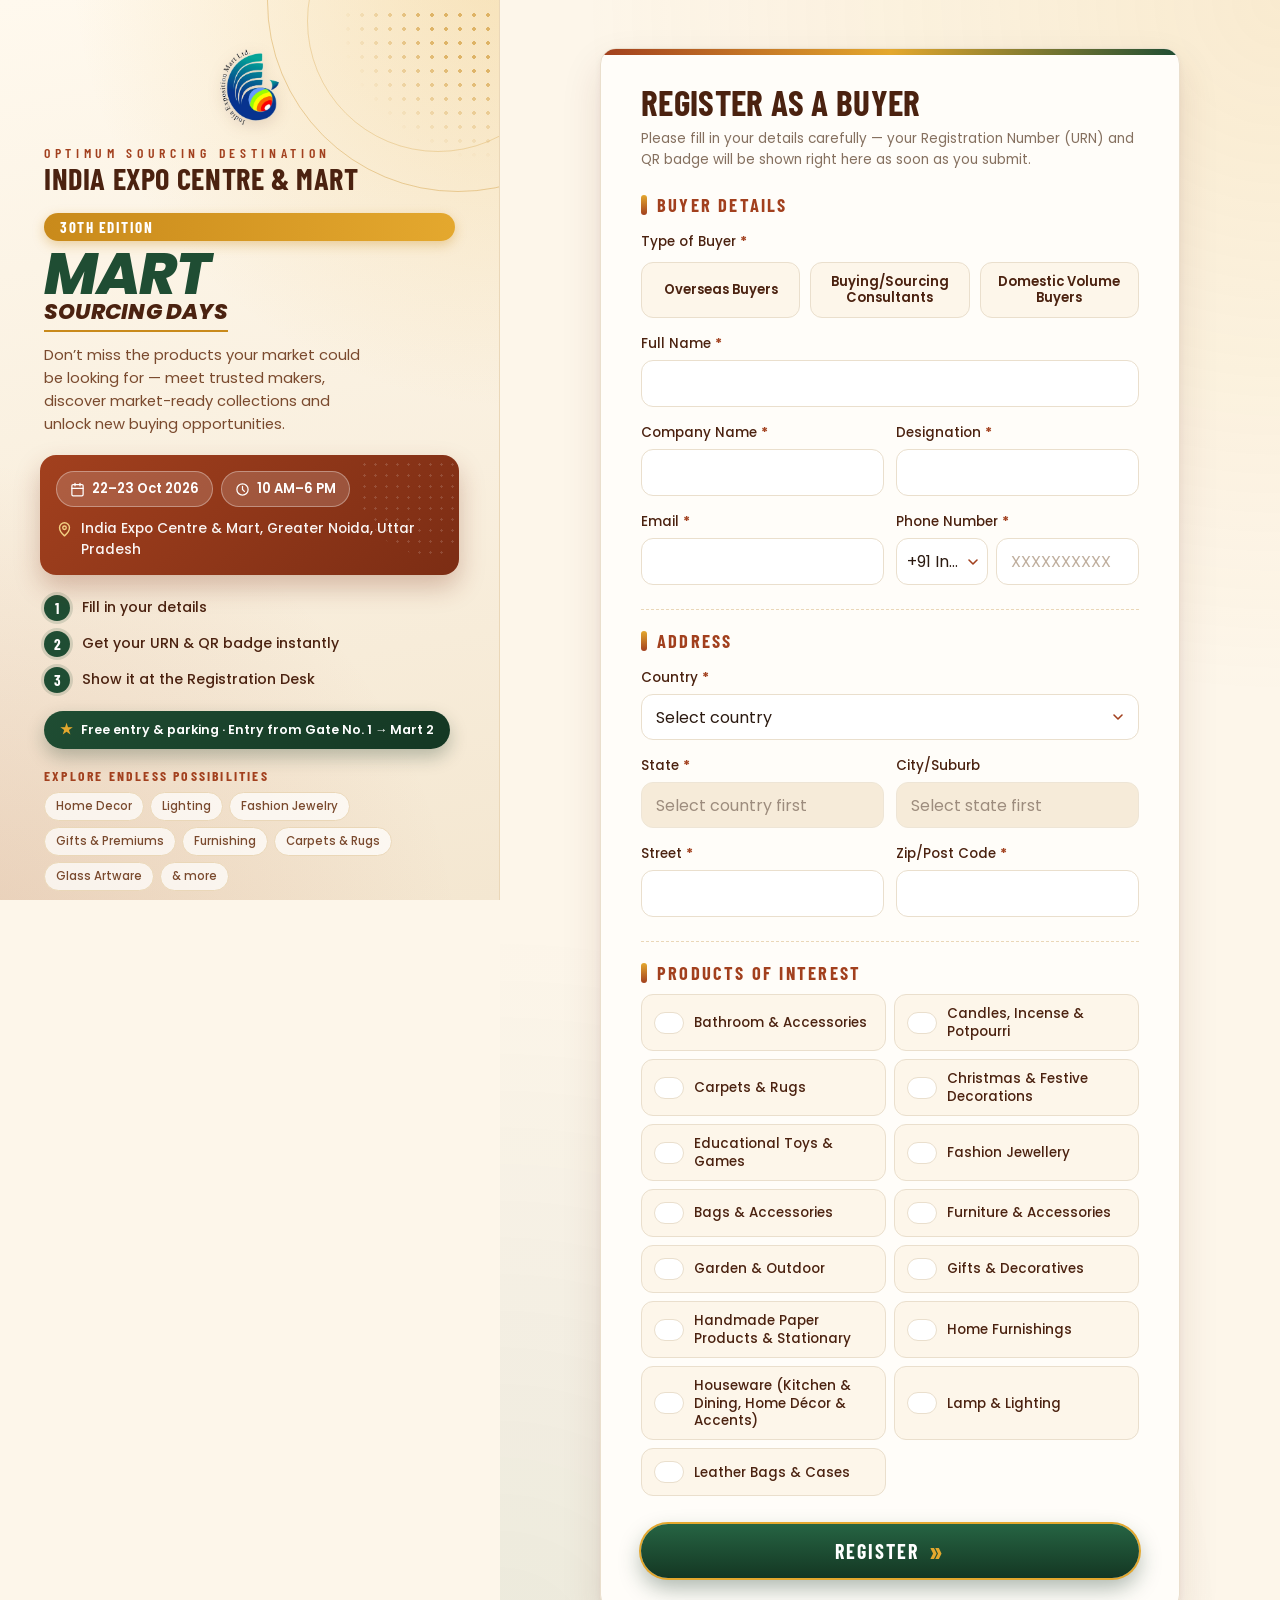
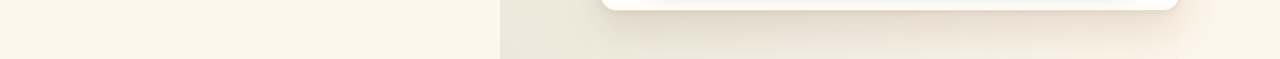
<file: frontend-martdays/index.html>
<!DOCTYPE html>
<html lang="en">
<head>
  <meta charset="UTF-8" />
  <meta name="viewport" content="width=device-width, initial-scale=1.0, viewport-fit=cover" />
  <meta name="theme-color" content="#7c2d14" />
  <title>IEML Mart Sourcing Days — Buyer Registration</title>
  <link rel="icon" type="image/png" href="assets/ieml-logo.png" />
  <link rel="preconnect" href="https://fonts.googleapis.com" />
  <link rel="preconnect" href="https://fonts.gstatic.com" crossorigin />
  <link href="https://fonts.googleapis.com/css2?family=Barlow+Condensed:wght@600;700;800&family=Poppins:ital,wght@0,400;0,500;0,600;0,700;1,800&display=swap" rel="stylesheet" />
  <link rel="stylesheet" href="css/style.css" />
</head>
<body>

  <div class="shell">

    <!-- IDENTITY PANEL -->
    <aside class="identity">
      <div class="identity-dots" aria-hidden="true"></div>

      <div class="identity-inner">
        <img src="assets/ieml-logo.png" alt="IEML" class="identity-logo" onerror="this.style.display='none'" />

        <p class="identity-eyebrow">Optimum Sourcing Destination</p>
        <p class="identity-kicker">India Expo Centre &amp; Mart</p>

        <span class="identity-badge" data-edition="badge_line">30th Edition</span>

        <h1 class="identity-title"><span class="t-mart">Mart</span><span class="t-days">Sourcing Days</span></h1>
        <p class="identity-tagline">Don&rsquo;t miss the products your market could be looking for — meet trusted makers, discover market-ready collections and unlock new buying opportunities.</p>

        <div class="identity-band">
        <div class="identity-chips">
          <span class="chip chip-fill">
            <svg viewBox="0 0 24 24" fill="none" stroke="currentColor" stroke-width="2" stroke-linecap="round" stroke-linejoin="round"><rect x="3" y="4" width="18" height="18" rx="2"/><path d="M16 2v4M8 2v4M3 10h18"/></svg>
            <span data-edition="dates_short">22&ndash;23 Oct 2026</span>
          </span>
          <span class="chip chip-fill">
            <svg viewBox="0 0 24 24" fill="none" stroke="currentColor" stroke-width="2" stroke-linecap="round" stroke-linejoin="round"><circle cx="12" cy="12" r="9"/><path d="M12 7v5l3 3"/></svg>
            <span data-edition="timing">10 AM&ndash;6 PM</span>
          </span>
        </div>

        <p class="identity-colocated" data-edition="co_located_with" data-edition-prefix="Co-located with " hidden>Co-located with Renewable Energy India 2026 / Battery India Expo 2026</p>

        <p class="identity-venue">
          <svg viewBox="0 0 24 24" fill="none" stroke="currentColor" stroke-width="2" stroke-linecap="round" stroke-linejoin="round"><path d="M12 21s7-6.1 7-11.5A7 7 0 0 0 5 9.5C5 14.9 12 21 12 21Z"/><circle cx="12" cy="9.5" r="2.5"/></svg>
          <span data-edition="venue">India Expo Centre &amp; Mart, Greater Noida, Uttar Pradesh</span>
        </p>
        </div>

        <ol class="identity-steps">
          <li><span>1</span>Fill in your details</li>
          <li><span>2</span>Get your URN &amp; QR badge instantly</li>
          <li><span>3</span>Show it at the Registration Desk</li>
        </ol>

        <p class="identity-footer">Free entry &amp; parking · Entry from Gate No. 1 → Mart 2</p>

        <div class="identity-categories-block">
          <p class="identity-categories-label">Explore Endless Possibilities</p>
          <div class="identity-categories">
            <span class="tag">Home Decor</span>
            <span class="tag">Lighting</span>
            <span class="tag">Fashion Jewelry</span>
            <span class="tag">Gifts &amp; Premiums</span>
            <span class="tag">Furnishing</span>
            <span class="tag">Carpets &amp; Rugs</span>
            <span class="tag">Glass Artware</span>
            <span class="tag">&amp; more</span>
          </div>
        </div>

        <div class="identity-contact">
          <a href="tel:+919350013305">
            <svg viewBox="0 0 24 24" fill="none" stroke="currentColor" stroke-width="2" stroke-linecap="round" stroke-linejoin="round"><path d="M22 16.92v3a2 2 0 0 1-2.18 2 19.79 19.79 0 0 1-8.63-3.07 19.5 19.5 0 0 1-6-6 19.79 19.79 0 0 1-3.07-8.67A2 2 0 0 1 4.11 2h3a2 2 0 0 1 2 1.72c.127.96.361 1.903.7 2.81a2 2 0 0 1-.45 2.11L8.09 9.91a16 16 0 0 0 6 6l1.27-1.27a2 2 0 0 1 2.11-.45c.907.339 1.85.573 2.81.7A2 2 0 0 1 22 16.92z"/></svg>
            +91 93500 13305
          </a>
          <a href="mailto:mart@indiaexpocentre.com">
            <svg viewBox="0 0 24 24" fill="none" stroke="currentColor" stroke-width="2" stroke-linecap="round" stroke-linejoin="round"><path d="M4 4h16v16H4z"/><path d="m22 6-10 7L2 6"/></svg>
            mart@indiaexpocentre.com
          </a>
        </div>
      </div>
    </aside>


    <!-- FORM PANEL -->
    <main class="panel">

      <section class="card" id="form-section">
        <h2>Register as a Buyer</h2>
        <p class="hint">Please fill in your details carefully — your Registration Number (URN) and QR badge will be shown right here as soon as you submit.</p>

        <form id="register-form" novalidate>

          <div class="fieldset">
            <p class="fieldset-title">Buyer details</p>

            <label id="buyer-type-label">Type of Buyer <span class="req">*</span></label>
            <div class="buyer-toggle" role="radiogroup" aria-labelledby="buyer-type-label">
              <input type="radio" id="buyer_type_overseas" name="buyer_type" value="Overseas buyers" required />
              <label for="buyer_type_overseas" class="buyer-toggle-opt">Overseas Buyers</label>

              <input type="radio" id="buyer_type_consultant" name="buyer_type" value="Buying/Sourcing consultants" />
              <label for="buyer_type_consultant" class="buyer-toggle-opt">Buying/Sourcing Consultants</label>

              <input type="radio" id="buyer_type_domestic" name="buyer_type" value="Domestic volume buyers" />
              <label for="buyer_type_domestic" class="buyer-toggle-opt">Domestic Volume Buyers</label>
            </div>
            <p class="field-note hidden" id="buyer-type-note">Please select a buyer type to continue.</p>

            <label for="full_name">Full Name <span class="req">*</span></label>
            <input type="text" id="full_name" name="full_name" required maxlength="200" />

            <div class="form-row">
              <div>
                <label for="company_name">Company Name <span class="req">*</span></label>
                <input type="text" id="company_name" name="company_name" required maxlength="200" />
              </div>
              <div>
                <label for="designation">Designation <span class="req">*</span></label>
                <input type="text" id="designation" name="designation" required maxlength="200" />
              </div>
            </div>

            <div class="form-row">
              <div>
                <label for="email">Email <span class="req">*</span></label>
                <input type="email" id="email" name="email" required maxlength="200" />
              </div>
              <div>
                <label for="phone_number">Phone Number <span class="req">*</span></label>
                <div class="phone-row">
                  <select id="phone_dial_code" aria-label="Country dial code"></select>
                  <input type="tel" id="phone_number" name="phone_number" required maxlength="20" placeholder="XXXXXXXXXX" />
                </div>
              </div>
            </div>
          </div>

          <div class="fieldset">
            <p class="fieldset-title">Address</p>

            <label for="country">Country <span class="req">*</span></label>
            <select id="country" name="country" required>
              <option value="" selected>Select country</option>
            </select>

            <div class="form-row">
              <div>
                <label>State <span class="req">*</span></label>
                <select id="state-select" disabled required>
                  <option value="" selected>Select country first</option>
                </select>
                <input type="text" id="state-text" class="hidden" maxlength="100" placeholder="Enter state" />
              </div>
              <div>
                <label>City/Suburb</label>
                <select id="district-select" disabled>
                  <option value="" selected>Select state first</option>
                </select>
                <input type="text" id="district-text" class="hidden" maxlength="100" placeholder="Enter city/suburb" />
              </div>
            </div>

            <div class="form-row">
              <div>
                <label for="street">Street <span class="req">*</span></label>
                <input type="text" id="street" name="street" required maxlength="500" />
              </div>
              <div>
                <label for="pincode">Zip/Post Code <span class="req">*</span></label>
                <input type="text" id="pincode" name="pincode" required maxlength="20" />
              </div>
            </div>
          </div>

          <!-- OVERSEAS BUYERS ONLY -->
          <div class="fieldset hidden" id="fieldset-overseas">
            <p class="fieldset-title">Business details</p>

            <label>Nature of business <span class="req">*</span></label>
            <div class="check-grid" id="nob-overseas" data-group="nature_of_business">
              <label class="check-tile"><input type="checkbox" value="Wholesaler" /><span>Wholesaler</span></label>
              <label class="check-tile"><input type="checkbox" value="Agent" /><span>Agent</span></label>
              <label class="check-tile"><input type="checkbox" value="Distributor" /><span>Distributor</span></label>
              <label class="check-tile"><input type="checkbox" value="Buying Consultant" /><span>Buying Consultant</span></label>
              <label class="check-tile"><input type="checkbox" value="E-tailor/Online Retail" /><span>E-tailor/Online Retail</span></label>
              <label class="check-tile"><input type="checkbox" value="Sales Representative" /><span>Sales Representative</span></label>
              <label class="check-tile"><input type="checkbox" value="Retail Store" /><span>Retail Store</span></label>
              <label class="check-tile"><input type="checkbox" value="Other" /><span>Other</span></label>
            </div>

            <label for="annual_turnover">Annual Turnover in USD (2024) <span class="req">*</span></label>
            <input type="text" id="annual_turnover" name="annual_turnover" maxlength="100" placeholder="e.g. 500,000" />
          </div>

          <!-- DOMESTIC VOLUME BUYERS ONLY -->
          <div class="fieldset hidden" id="fieldset-domestic">
            <p class="fieldset-title">About your visit</p>

            <label>I came to know about the fair through <span class="req">*</span></label>
            <div class="check-grid" id="known-through" data-group="known_through">
              <label class="check-tile"><input type="checkbox" value="Advertisement" /><span>Advertisement</span></label>
              <label class="check-tile"><input type="checkbox" value="Phone call from organiser" /><span>Phone call from organiser</span></label>
              <label class="check-tile"><input type="checkbox" value="Email from organiser" /><span>Email from organiser</span></label>
              <label class="check-tile"><input type="checkbox" value="IHGF Delhi Fair website" /><span>IHGF Delhi Fair website</span></label>
              <label class="check-tile"><input type="checkbox" value="Invitation by Exhibitors" /><span>Invitation by Exhibitors</span></label>
              <label class="check-tile"><input type="checkbox" value="Social media" /><span>Social media</span></label>
              <label class="check-tile"><input type="checkbox" value="Invitation from India Representative / buying agent in India" /><span>Invitation from India Representative / buying agent in India</span></label>
            </div>

            <p class="fieldset-title fieldset-title-spaced">Nature of business</p>
            <label class="visually-hidden-label">Nature of business <span class="req">*</span></label>
            <div class="check-grid" id="nob-domestic" data-group="nature_of_business">
              <label class="check-tile"><input type="checkbox" value="Wholesaler" /><span>Wholesaler</span></label>
              <label class="check-tile"><input type="checkbox" value="Consultants" /><span>Consultants</span></label>
              <label class="check-tile"><input type="checkbox" value="Distributor" /><span>Distributor</span></label>
              <label class="check-tile"><input type="checkbox" value="Retail Store" /><span>Retail Store</span></label>
              <label class="check-tile"><input type="checkbox" value="E-tailor/Online Retail" /><span>E-tailor/Online Retail</span></label>
              <label class="check-tile"><input type="checkbox" value="Bulk Consumer" /><span>Bulk Consumer</span></label>
              <label class="check-tile"><input type="checkbox" value="Student / Intern" /><span>Student / Intern</span></label>
              <label class="check-tile"><input type="checkbox" value="Designer" /><span>Designer</span></label>
              <label class="check-tile"><input type="checkbox" value="Shopkeeper" /><span>Shopkeeper</span></label>
              <label class="check-tile"><input type="checkbox" value="Architect / Builders" /><span>Architect / Builders</span></label>
              <label class="check-tile"><input type="checkbox" value="Hospitality business" /><span>Hospitality business</span></label>
              <label class="check-tile"><input type="checkbox" value="Hotelier" /><span>Hotelier</span></label>
            </div>

            <label id="online-seller-label">Are you an Online Seller on Ecommerce platforms? <span class="req">*</span></label>
            <div class="buyer-toggle yesno-toggle" role="radiogroup" aria-labelledby="online-seller-label">
              <input type="radio" id="online_seller_yes" name="online_seller" value="Yes" />
              <label for="online_seller_yes" class="buyer-toggle-opt">Yes</label>
              <input type="radio" id="online_seller_no" name="online_seller" value="No" />
              <label for="online_seller_no" class="buyer-toggle-opt">No</label>
            </div>
          </div>

          <!-- COMMON TO ALL BUYER TYPES -->
          <div class="fieldset" id="fieldset-products">
            <p class="fieldset-title">Products of interest</p>
            <label class="visually-hidden-label">Products of interest <span class="req">*</span></label>
            <div class="check-grid" id="products-of-interest" data-group="products_of_interest">
              <label class="check-tile"><input type="checkbox" value="Bathroom & Accessories" /><span>Bathroom &amp; Accessories</span></label>
              <label class="check-tile"><input type="checkbox" value="Candles, Incense & Potpourri" /><span>Candles, Incense &amp; Potpourri</span></label>
              <label class="check-tile"><input type="checkbox" value="Carpets & Rugs" /><span>Carpets &amp; Rugs</span></label>
              <label class="check-tile"><input type="checkbox" value="Christmas & Festive Decorations" /><span>Christmas &amp; Festive Decorations</span></label>
              <label class="check-tile"><input type="checkbox" value="Educational Toys & Games" /><span>Educational Toys &amp; Games</span></label>
              <label class="check-tile"><input type="checkbox" value="Fashion Jewellery" /><span>Fashion Jewellery</span></label>
              <label class="check-tile"><input type="checkbox" value="Bags & Accessories" /><span>Bags &amp; Accessories</span></label>
              <label class="check-tile"><input type="checkbox" value="Furniture & Accessories" /><span>Furniture &amp; Accessories</span></label>
              <label class="check-tile"><input type="checkbox" value="Garden & Outdoor" /><span>Garden &amp; Outdoor</span></label>
              <label class="check-tile"><input type="checkbox" value="Gifts & Decoratives" /><span>Gifts &amp; Decoratives</span></label>
              <label class="check-tile"><input type="checkbox" value="Handmade Paper Products & Stationary" /><span>Handmade Paper Products &amp; Stationary</span></label>
              <label class="check-tile"><input type="checkbox" value="Home Furnishings" /><span>Home Furnishings</span></label>
              <label class="check-tile"><input type="checkbox" value="Houseware (Kitchen & Dining, Home Décor & Accents)" /><span>Houseware (Kitchen &amp; Dining, Home Décor &amp; Accents)</span></label>
              <label class="check-tile"><input type="checkbox" value="Lamp & Lighting" /><span>Lamp &amp; Lighting</span></label>
              <label class="check-tile"><input type="checkbox" value="Leather Bags & Cases" /><span>Leather Bags &amp; Cases</span></label>
            </div>
          </div>

          <div id="form-error" class="form-error hidden"></div>

          <button type="submit" id="submit-btn" class="btn btn-primary btn-full">Register</button>
        </form>
      </section>

      <!-- SUCCESS -->
      <section class="card hidden" id="success-section">
        <div class="success-icon" aria-hidden="true"></div>
        <h2>Registration Successful</h2>
        <p>Thank you, <strong id="success-name"></strong>! Your registration for IEML Mart Sourcing Days is confirmed.</p>
        <div class="urn-box">
          <span class="urn-label">Your Registration Number (URN)</span>
          <span class="urn-value" id="success-urn"></span>
        </div>
        <p class="hint">Please save this number — you'll need it at the Registration Desk to collect your badge.</p>
      </section>

    </main>
  </div>

  <script src="js/config.js"></script>
  <script src="js/edition.js"></script>
  <script src="js/location-data.js"></script>
  <script src="js/app.js"></script>
</body>
</html>
</file>
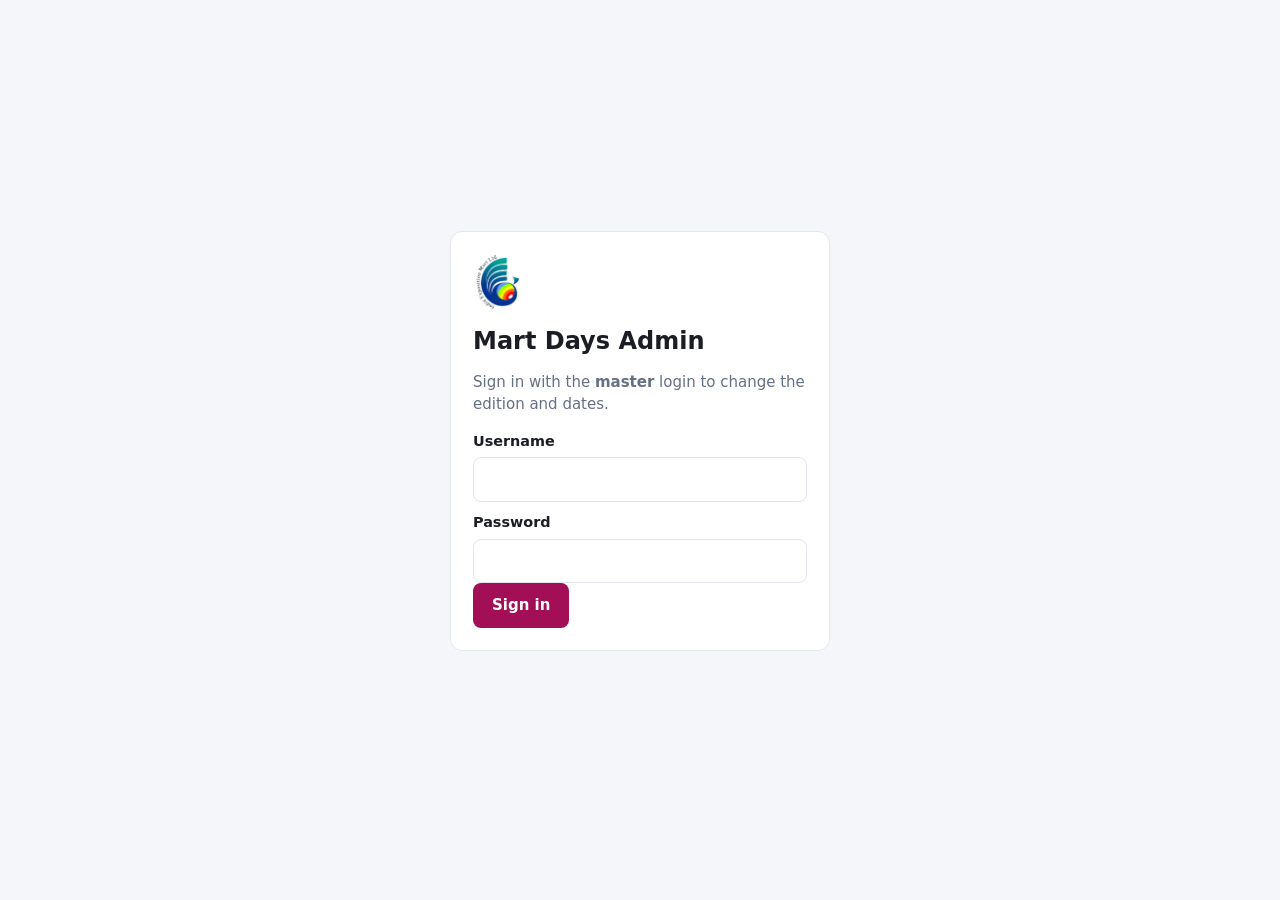
<file: martdays-admin/index.html>
<!DOCTYPE html>
<html lang="en">
<head>
  <meta charset="UTF-8" />
  <meta name="viewport" content="width=device-width, initial-scale=1.0" />
  <meta name="robots" content="noindex, nofollow" />
  <title>Mart Days Admin — Edition Settings</title>
  <link rel="icon" type="image/png" href="assets/ieml-logo.png" />
  <link rel="stylesheet" href="css/style.css" />
</head>
<body>

  <!-- ============ LOGIN ============ -->
  <main id="login-view" class="center-wrap">
    <form id="login-form" class="card narrow" autocomplete="on">
      <img src="assets/ieml-logo.png" alt="IEML" class="logo" />
      <h1>Mart Days Admin</h1>
      <p class="muted">Sign in with the <strong>master</strong> login to change the edition and dates.</p>
      <label for="username">Username</label>
      <input id="username" name="username" type="text" autocomplete="username" required />
      <label for="password">Password</label>
      <input id="password" name="password" type="password" autocomplete="current-password" required />
      <p id="login-error" class="msg error" hidden></p>
      <button class="btn primary" type="submit">Sign in</button>
    </form>
  </main>

  <!-- ============ SETTINGS ============ -->
  <div id="app-view" hidden>
    <header class="topbar">
      <div class="brand"><img src="assets/ieml-logo.png" alt="" /><span>Mart Days Admin</span></div>
      <div class="top-right"><span id="who" class="muted"></span><button id="logout-btn" class="btn ghost small" type="button">Sign out</button></div>
    </header>

    <main class="page">
      <section class="hero card">
        <p class="eyebrow">Live right now</p>
        <h2 id="live-title">—</h2>
        <p id="live-sub" class="muted"></p>
        <p id="live-meta" class="muted small"></p>
      </section>

      <form id="edition-form" class="card" novalidate>
        <div class="card-head">
          <h2>Edition details</h2>
          <button id="next-month-btn" class="btn ghost small" type="button" title="Edition +1, clears the dates and co-located show so you can fill in the new month">Start next month's edition</button>
        </div>

        <div class="grid">
          <div>
            <label for="edition_number">Edition number</label>
            <input id="edition_number" type="number" min="1" max="999" required />
            <p class="hint" id="edition_hint"></p>
          </div>
          <div>
            <label for="event_name">Event name</label>
            <input id="event_name" type="text" maxlength="120" required />
          </div>
          <div>
            <label for="start_date">First day</label>
            <input id="start_date" type="date" required />
          </div>
          <div>
            <label for="end_date">Last day</label>
            <input id="end_date" type="date" required />
          </div>
          <div class="span2">
            <p class="hint preview-line">Dates will show as: <strong id="dates_preview">—</strong></p>
          </div>
          <div>
            <label for="timing">Timing</label>
            <input id="timing" type="text" maxlength="60" placeholder="11 AM–5 PM" />
          </div>
          <div>
            <label for="badge_tag">Tag next to edition</label>
            <input id="badge_tag" type="text" maxlength="60" placeholder="Mega Mart" />
          </div>
          <div class="span2">
            <label for="co_located_with">Co-located with</label>
            <input id="co_located_with" type="text" maxlength="200" placeholder="Renewable Energy India 2026 / Battery India Expo 2026" />
            <p class="hint">Leave empty if there is no co-located show — the line is then hidden everywhere.</p>
          </div>
          <div class="span2">
            <label for="venue">Venue</label>
            <input id="venue" type="text" maxlength="200" />
          </div>
          <div class="span2">
            <label for="email_note">Extra line in the confirmation email <span class="muted">(optional)</span></label>
            <textarea id="email_note" rows="3" maxlength="1000" placeholder="e.g. Please carry a valid photo ID. Entry from Gate No. 1."></textarea>
          </div>
        </div>

        <p id="save-msg" class="msg" hidden></p>
        <div class="actions">
          <button id="save-btn" class="btn primary" type="submit">Save &amp; publish</button>
          <span class="muted small">Registration page, e-badge page, desk and emails pick it up within ~30 seconds.</span>
        </div>
      </form>

      <section class="card">
        <h2>Check the email</h2>
        <p class="muted">Uses the <strong>saved</strong> values — save first, then preview or send yourself a test.</p>
        <div class="actions wrap">
          <button id="preview-btn" class="btn ghost" type="button">Preview email</button>
          <input id="test-to" type="email" placeholder="your@email.com" class="inline-input" />
          <button id="test-btn" class="btn ghost" type="button">Send test email</button>
        </div>
        <p id="email-msg" class="msg" hidden></p>
        <div id="preview-box" hidden>
          <p class="small"><strong>Subject:</strong> <span id="preview-subject"></span></p>
          <iframe id="preview-frame" title="Email preview" sandbox=""></iframe>
        </div>
      </section>

      <section class="card">
        <h2>Check WhatsApp</h2>
        <p class="muted">Sends the registration WhatsApp (message + e-badge PDF) to a number. First make a test registration with that person's details, then enter its URN here.</p>
        <div class="actions wrap">
          <input id="wa-to" type="tel" placeholder="+91 98765 43210" class="inline-input" />
          <input id="wa-urn" type="text" placeholder="URN of a test registration" maxlength="10" class="inline-input" />
          <button id="wa-btn" class="btn ghost" type="button">Send test WhatsApp</button>
        </div>
        <p id="wa-msg" class="msg" hidden></p>
      </section>
    </main>
  </div>

  <script src="js/config.js"></script>
  <script src="js/admin.js"></script>
</body>
</html>
</file>
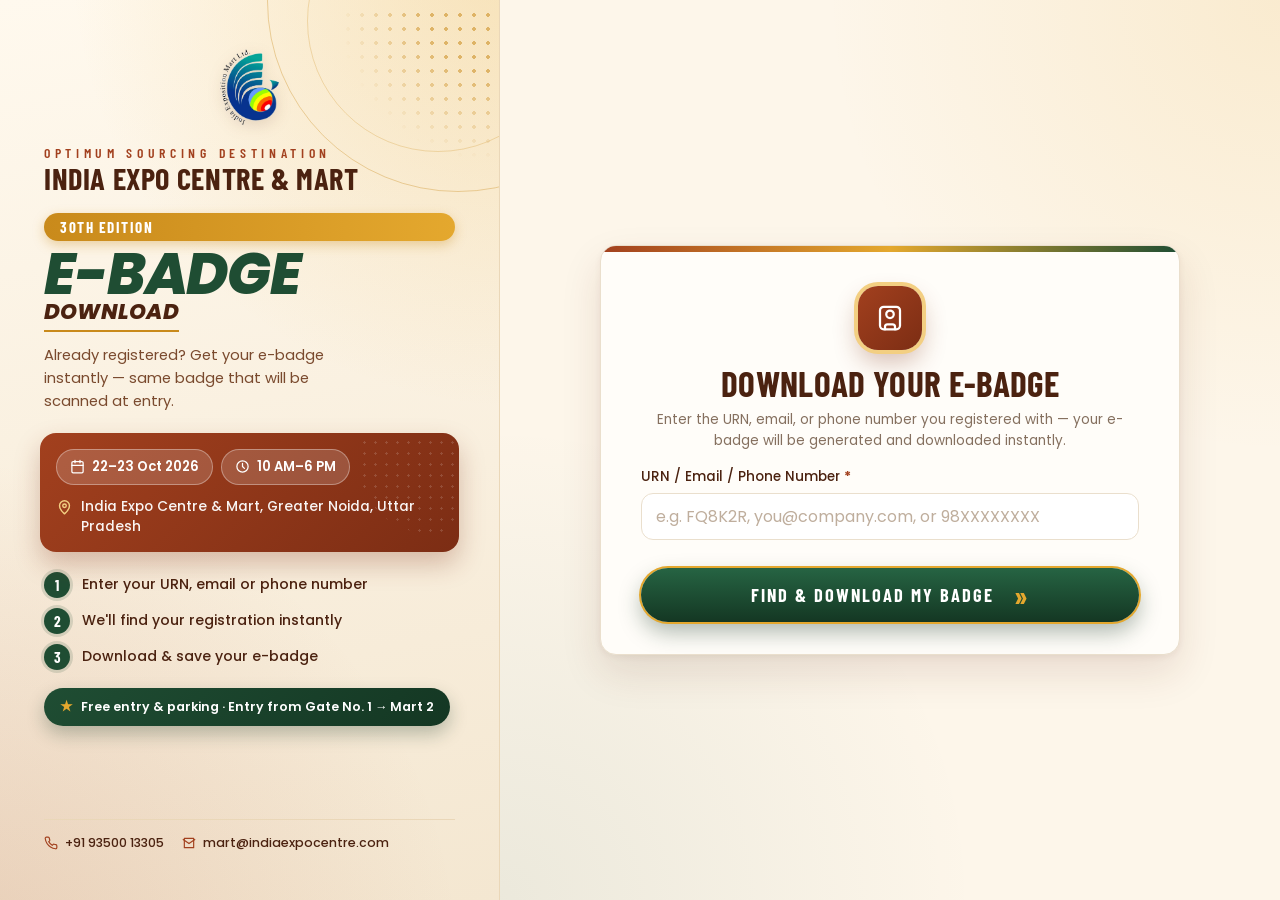
<file: martdays-badge/index.html>
<!DOCTYPE html>
<html lang="en">
<head>
  <meta charset="UTF-8" />
  <meta name="viewport" content="width=device-width, initial-scale=1.0, viewport-fit=cover" />
  <meta name="theme-color" content="#7c2d14" />
  <title>Download Your e-Badge — IEML Mart Sourcing Days</title>
  <link rel="icon" type="image/png" href="assets/ieml-logo.png" />
  <link rel="preconnect" href="https://fonts.googleapis.com" />
  <link rel="preconnect" href="https://fonts.gstatic.com" crossorigin />
  <link href="https://fonts.googleapis.com/css2?family=Barlow+Condensed:wght@600;700;800&family=Poppins:ital,wght@0,400;0,500;0,600;0,700;1,800&display=swap" rel="stylesheet" />
  <link rel="stylesheet" href="css/style.css" />
  <link rel="stylesheet" href="css/badge-download.css" />
</head>
<body>

  <div class="shell">

    <!-- IDENTITY PANEL (same brand identity as the registration platform) -->
    <aside class="identity">
      <div class="identity-dots" aria-hidden="true"></div>

      <div class="identity-inner">
        <img src="assets/ieml-logo.png" alt="IEML" class="identity-logo" onerror="this.style.display='none'" />

        <p class="identity-eyebrow">Optimum Sourcing Destination</p>
        <p class="identity-kicker">India Expo Centre &amp; Mart</p>

        <span class="identity-badge" data-edition="badge_line">30th Edition</span>

        <h1 class="identity-title"><span class="t-mart">e-Badge</span><span class="t-days">Download</span></h1>
        <p class="identity-tagline">Already registered? Get your e-badge instantly — same badge that will be scanned at entry.</p>

        <div class="identity-band">
        <div class="identity-chips">
          <span class="chip chip-fill">
            <svg viewBox="0 0 24 24" fill="none" stroke="currentColor" stroke-width="2" stroke-linecap="round" stroke-linejoin="round"><rect x="3" y="4" width="18" height="18" rx="2"/><path d="M16 2v4M8 2v4M3 10h18"/></svg>
            <span data-edition="dates_short">22&ndash;23 Oct 2026</span>
          </span>
          <span class="chip chip-fill">
            <svg viewBox="0 0 24 24" fill="none" stroke="currentColor" stroke-width="2" stroke-linecap="round" stroke-linejoin="round"><circle cx="12" cy="12" r="9"/><path d="M12 7v5l3 3"/></svg>
            <span data-edition="timing">10 AM&ndash;6 PM</span>
          </span>
        </div>

        <p class="identity-colocated" data-edition="co_located_with" data-edition-prefix="Co-located with " hidden>Co-located with Renewable Energy India 2026 / Battery India Expo 2026</p>

        <p class="identity-venue">
          <svg viewBox="0 0 24 24" fill="none" stroke="currentColor" stroke-width="2" stroke-linecap="round" stroke-linejoin="round"><path d="M12 21s7-6.1 7-11.5A7 7 0 0 0 5 9.5C5 14.9 12 21 12 21Z"/><circle cx="12" cy="9.5" r="2.5"/></svg>
          <span data-edition="venue">India Expo Centre &amp; Mart, Greater Noida, Uttar Pradesh</span>
        </p>
        </div>

        <ol class="identity-steps">
          <li><span>1</span>Enter your URN, email or phone number</li>
          <li><span>2</span>We'll find your registration instantly</li>
          <li><span>3</span>Download &amp; save your e-badge</li>
        </ol>

        <p class="identity-footer">Free entry &amp; parking · Entry from Gate No. 1 → Mart 2</p>

        <div class="identity-contact">
          <a href="tel:+919350013305">
            <svg viewBox="0 0 24 24" fill="none" stroke="currentColor" stroke-width="2" stroke-linecap="round" stroke-linejoin="round"><path d="M22 16.92v3a2 2 0 0 1-2.18 2 19.79 19.79 0 0 1-8.63-3.07 19.5 19.5 0 0 1-6-6 19.79 19.79 0 0 1-3.07-8.67A2 2 0 0 1 4.11 2h3a2 2 0 0 1 2 1.72c.127.96.361 1.903.7 2.81a2 2 0 0 1-.45 2.11L8.09 9.91a16 16 0 0 0 6 6l1.27-1.27a2 2 0 0 1 2.11-.45c.907.339 1.85.573 2.81.7A2 2 0 0 1 22 16.92z"/></svg>
            +91 93500 13305
          </a>
          <a href="mailto:mart@indiaexpocentre.com">
            <svg viewBox="0 0 24 24" fill="none" stroke="currentColor" stroke-width="2" stroke-linecap="round" stroke-linejoin="round"><path d="M4 4h16v16H4z"/><path d="m22 6-10 7L2 6"/></svg>
            mart@indiaexpocentre.com
          </a>
        </div>
      </div>
    </aside>


    <!-- LOOKUP PANEL -->
    <main class="panel">

      <!-- LOOKUP FORM -->
      <section class="card" id="lookup-section">
        <div class="badge-hero-icon" aria-hidden="true">
          <svg viewBox="0 0 24 24" fill="none" stroke="currentColor" stroke-width="1.8" stroke-linecap="round" stroke-linejoin="round"><rect x="4" y="3" width="16" height="18" rx="3"/><circle cx="12" cy="9" r="3"/><path d="M8 21v-2a2 2 0 0 1 2-2h4a2 2 0 0 1 2 2v2"/></svg>
        </div>
        <h2>Download Your e-Badge</h2>
        <p class="hint">Enter the URN, email, or phone number you registered with — your e-badge will be generated and downloaded instantly.</p>

        <form id="lookup-form" novalidate>
          <label for="lookup-value">URN / Email / Phone Number <span class="req">*</span></label>
          <input type="text" id="lookup-value" name="value" required placeholder="e.g. FQ8K2R, you@company.com, or 98XXXXXXXX" autocomplete="off" autocapitalize="off" />

          <div id="lookup-error" class="form-error hidden"></div>

          <button type="submit" id="lookup-btn" class="btn btn-primary btn-full">
            <span class="btn-label">Find &amp; Download My Badge</span>
            <span class="btn-spinner hidden" aria-hidden="true"></span>
          </button>
        </form>
      </section>

      <!-- SUCCESS / PREVIEW -->
      <section class="card hidden" id="success-section">
        <div class="success-icon">
          <svg viewBox="0 0 24 24" fill="none" stroke="currentColor" stroke-width="2.5" stroke-linecap="round" stroke-linejoin="round"><path d="M20 6 9 17l-5-5"/></svg>
        </div>
        <h2>Your e-Badge is Ready</h2>

        <div class="badge-ticket">
          <div class="badge-ticket-notch badge-ticket-notch-left" aria-hidden="true"></div>
          <div class="badge-ticket-notch badge-ticket-notch-right" aria-hidden="true"></div>
          <div class="badge-confirm">
            <div class="badge-confirm-icon" aria-hidden="true">
              <svg viewBox="0 0 44 44" fill="none">
                <rect x="9" y="4" width="26" height="34" rx="6" fill="#fff" fill-opacity="0.16"/>
                <rect x="9" y="4" width="26" height="34" rx="6" stroke="#fff" stroke-width="2"/>
                <path d="M18 4h8a2 2 0 0 1 2 2v1a2 2 0 0 1-2 2h-8a2 2 0 0 1-2-2V6a2 2 0 0 1 2-2Z" fill="#fff"/>
                <circle cx="22" cy="21" r="7.5" fill="var(--green-dark)" stroke="#fff" stroke-width="2"/>
                <path d="M18.7 21.1 20.9 23.3 25.3 18.6" stroke="#fff" stroke-width="2" stroke-linecap="round" stroke-linejoin="round"/>
              </svg>
            </div>
            <p class="badge-confirm-title">Downloaded to your device</p>
            <p class="badge-confirm-file" id="badge-confirm-filename"></p>
          </div>
        </div>

        <button type="button" id="download-again-btn" class="btn btn-primary btn-full">
          <svg class="btn-icon" viewBox="0 0 24 24" fill="none" stroke="currentColor" stroke-width="2" stroke-linecap="round" stroke-linejoin="round"><circle cx="18" cy="5" r="3"/><circle cx="6" cy="12" r="3"/><circle cx="18" cy="19" r="3"/><line x1="8.6" y1="10.5" x2="15.4" y2="6.5"/><line x1="8.6" y1="13.5" x2="15.4" y2="17.5"/></svg>
          <span>Share Badge</span>
        </button>
        <p class="ios-hint">On iPhone: if nothing opens, tap <strong>Share Badge</strong> above and choose <strong>Save to Files</strong>.</p>
        <button type="button" id="search-again-btn" class="btn btn-link btn-full">Look up a different URN / Email / Phone</button>
      </section>

    </main>
  </div>

  <script src="js/config.js"></script>
  <script src="js/edition.js"></script>
  <script src="js/badge-download.js"></script>
</body>
</html>
</file>
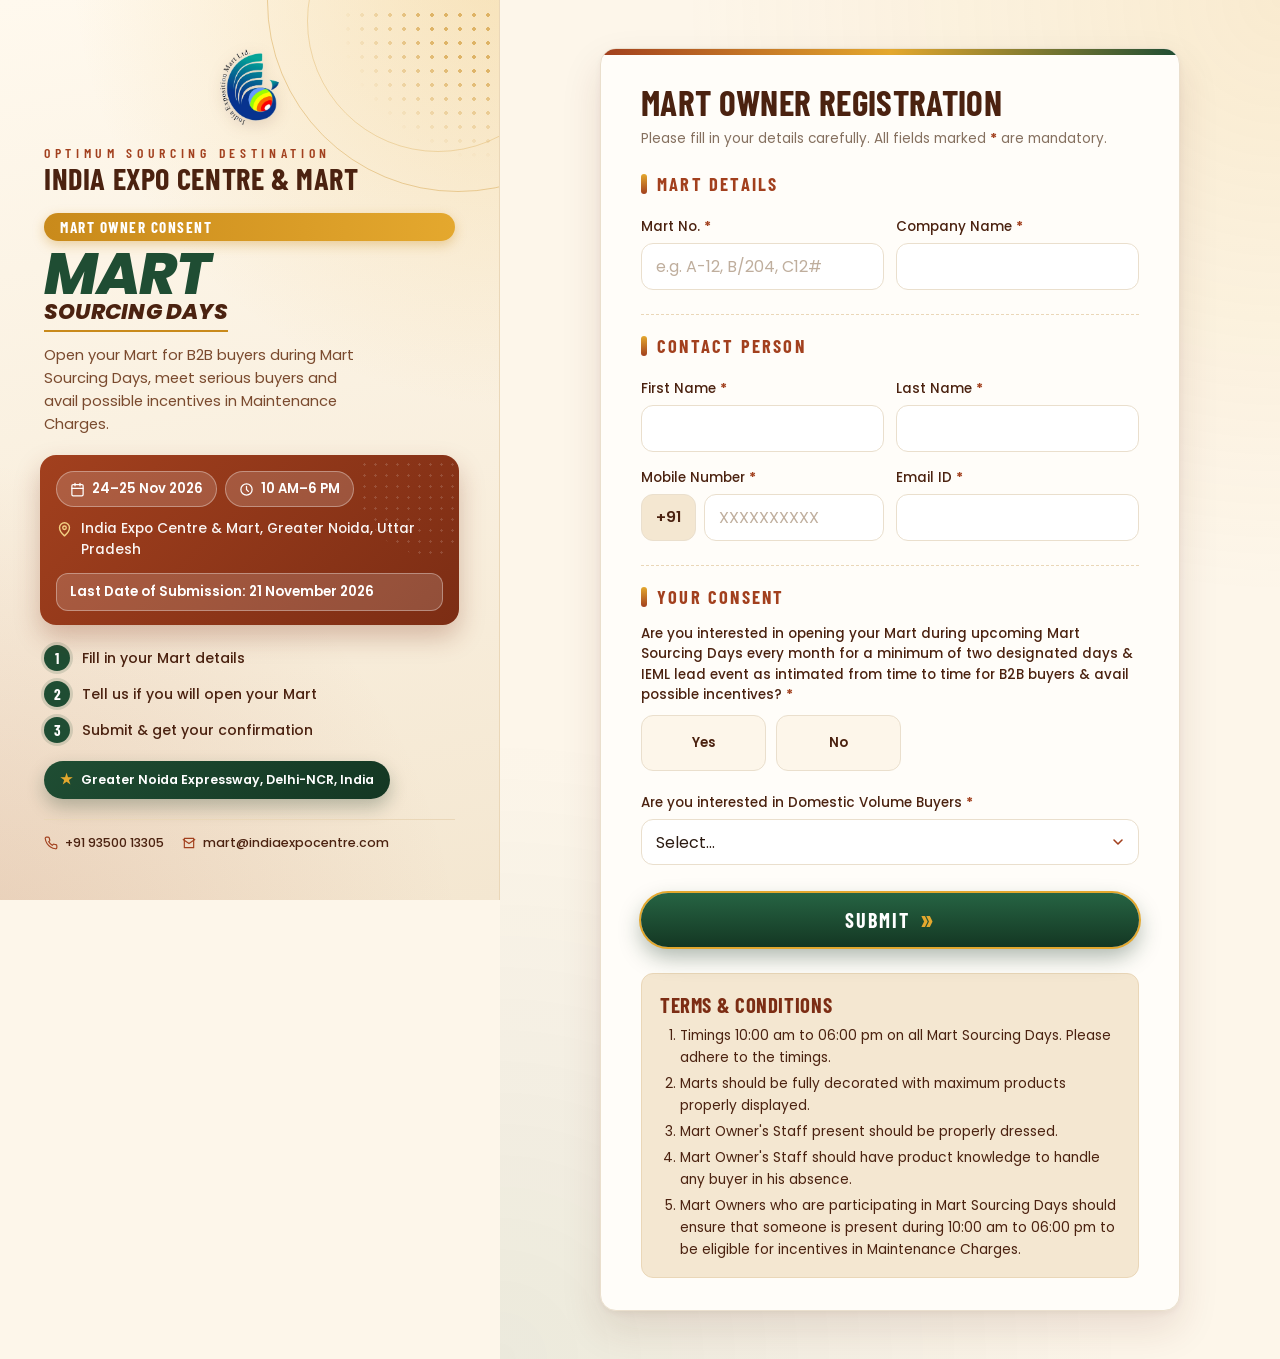
<file: martdays-owner/index.html>
<!DOCTYPE html>
<html lang="en">
<head>
  <meta charset="UTF-8" />
  <meta name="viewport" content="width=device-width, initial-scale=1.0, viewport-fit=cover" />
  <meta name="theme-color" content="#7c2d14" />
  <title>IEML Mart Sourcing Days — Mart Owner Registration</title>
  <link rel="icon" type="image/png" href="assets/ieml-logo.png" />
  <link rel="preconnect" href="https://fonts.googleapis.com" />
  <link rel="preconnect" href="https://fonts.gstatic.com" crossorigin />
  <link href="https://fonts.googleapis.com/css2?family=Barlow+Condensed:wght@600;700;800&family=Poppins:ital,wght@0,400;0,500;0,600;0,700;1,800&display=swap" rel="stylesheet" />
  <link rel="stylesheet" href="css/style.css" />
</head>
<body>

  <div class="shell">

    <!-- IDENTITY PANEL -->
    <aside class="identity">
      <div class="identity-dots" aria-hidden="true"></div>

      <div class="identity-inner">
        <img src="assets/ieml-logo.png" alt="IEML" class="identity-logo" onerror="this.style.display='none'" />

        <p class="identity-eyebrow">Optimum Sourcing Destination</p>
        <p class="identity-kicker">India Expo Centre &amp; Mart</p>

        <span class="identity-badge">Mart Owner Consent</span>

        <h1 class="identity-title"><span class="t-mart">Mart</span><span class="t-days">Sourcing Days</span></h1>
        <p class="identity-tagline">Open your Mart for B2B buyers during Mart Sourcing Days, meet serious buyers and avail possible incentives in Maintenance Charges.</p>

        <div class="identity-band">
          <div class="identity-chips">
            <span class="chip chip-fill">
              <svg viewBox="0 0 24 24" fill="none" stroke="currentColor" stroke-width="2" stroke-linecap="round" stroke-linejoin="round"><rect x="3" y="4" width="18" height="18" rx="2"/><path d="M16 2v4M8 2v4M3 10h18"/></svg>
              <span>24&ndash;25 Nov 2026</span>
            </span>
            <span class="chip chip-fill">
              <svg viewBox="0 0 24 24" fill="none" stroke="currentColor" stroke-width="2" stroke-linecap="round" stroke-linejoin="round"><circle cx="12" cy="12" r="9"/><path d="M12 7v5l3 3"/></svg>
              <span>10 AM&ndash;6 PM</span>
            </span>
          </div>
          <p class="identity-venue">
            <svg viewBox="0 0 24 24" fill="none" stroke="currentColor" stroke-width="2" stroke-linecap="round" stroke-linejoin="round"><path d="M12 21s7-6.1 7-11.5A7 7 0 0 0 5 9.5C5 14.9 12 21 12 21Z"/><circle cx="12" cy="9.5" r="2.5"/></svg>
            <span>India Expo Centre &amp; Mart, Greater Noida, Uttar Pradesh</span>
          </p>
          <p class="owner-deadline">Last Date of Submission: 21 November 2026</p>
        </div>

        <ol class="identity-steps">
          <li><span>1</span>Fill in your Mart details</li>
          <li><span>2</span>Tell us if you will open your Mart</li>
          <li><span>3</span>Submit &amp; get your confirmation</li>
        </ol>

        <p class="identity-footer">Greater Noida Expressway, Delhi-NCR, India</p>

        <div class="identity-contact">
          <a href="tel:+919350013305">
            <svg viewBox="0 0 24 24" fill="none" stroke="currentColor" stroke-width="2" stroke-linecap="round" stroke-linejoin="round"><path d="M22 16.92v3a2 2 0 0 1-2.18 2 19.79 19.79 0 0 1-8.63-3.07 19.5 19.5 0 0 1-6-6 19.79 19.79 0 0 1-3.07-8.67A2 2 0 0 1 4.11 2h3a2 2 0 0 1 2 1.72c.127.96.361 1.903.7 2.81a2 2 0 0 1-.45 2.11L8.09 9.91a16 16 0 0 0 6 6l1.27-1.27a2 2 0 0 1 2.11-.45c.907.339 1.85.573 2.81.7A2 2 0 0 1 22 16.92z"/></svg>
            +91 93500 13305
          </a>
          <a href="mailto:mart@indiaexpocentre.com">
            <svg viewBox="0 0 24 24" fill="none" stroke="currentColor" stroke-width="2" stroke-linecap="round" stroke-linejoin="round"><path d="M4 4h16v16H4z"/><path d="m22 6-10 7L2 6"/></svg>
            mart@indiaexpocentre.com
          </a>
        </div>
      </div>
    </aside>


    <!-- FORM PANEL -->
    <main class="panel">

      <section class="card" id="form-section">
        <h2>Mart Owner Registration</h2>
        <p class="hint">Please fill in your details carefully. All fields marked <span class="req">*</span> are mandatory.</p>

        <form id="owner-form" novalidate>

          <div class="fieldset">
            <p class="fieldset-title">Mart details</p>

            <div class="form-row">
              <div>
                <label for="mart_no">Mart No. <span class="req">*</span></label>
                <input type="text" id="mart_no" name="mart_no" required maxlength="50" autocomplete="off" autocapitalize="characters" spellcheck="false" placeholder="e.g. A-12, B/204, C12#" />
              </div>
              <div>
                <label for="company_name">Company Name <span class="req">*</span></label>
                <input type="text" id="company_name" name="company_name" required maxlength="200" />
              </div>
            </div>
          </div>

          <div class="fieldset">
            <p class="fieldset-title">Contact person</p>

            <div class="form-row">
              <div>
                <label for="first_name">First Name <span class="req">*</span></label>
                <input type="text" id="first_name" name="first_name" required maxlength="100" />
              </div>
              <div>
                <label for="last_name">Last Name <span class="req">*</span></label>
                <input type="text" id="last_name" name="last_name" required maxlength="100" />
              </div>
            </div>

            <div class="form-row">
              <div>
                <label for="phone_number">Mobile Number <span class="req">*</span></label>
                <div class="phone-prefix-row">
                  <span class="phone-prefix">+91</span>
                  <input type="tel" id="phone_number" name="phone_number" required inputmode="numeric" maxlength="15" placeholder="XXXXXXXXXX" />
                </div>
              </div>
              <div>
                <label for="email">Email ID <span class="req">*</span></label>
                <input type="email" id="email" name="email" required maxlength="200" autocomplete="email" />
              </div>
            </div>
          </div>

          <div class="fieldset">
            <p class="fieldset-title">Your consent</p>

            <label id="open-mart-label" class="question-text">Are you interested in opening your Mart during upcoming Mart Sourcing Days every month for a minimum of two designated days &amp; IEML lead event as intimated from time to time for B2B buyers &amp; avail possible incentives? <span class="req">*</span></label>
            <div class="buyer-toggle yesno-toggle" role="radiogroup" aria-labelledby="open-mart-label">
              <input type="radio" id="open_mart_yes" name="open_mart" value="Yes" />
              <label for="open_mart_yes" class="buyer-toggle-opt">Yes</label>
              <input type="radio" id="open_mart_no" name="open_mart" value="No" />
              <label for="open_mart_no" class="buyer-toggle-opt">No</label>
            </div>

            <label for="domestic_interest" class="fieldset-title-spaced question-text" style="margin-top:22px">Are you interested in Domestic Volume Buyers <span class="req">*</span></label>
            <select id="domestic_interest" name="domestic_interest" required>
              <option value="" selected>Select...</option>
              <option value="Yes">Yes</option>
              <option value="No">No</option>
              <option value="Maybe">Maybe</option>
            </select>
          </div>

          <div id="form-error" class="form-error hidden"></div>

          <button type="submit" id="submit-btn" class="btn btn-primary btn-full">Submit</button>
        </form>

        <div class="terms">
          <h3>Terms &amp; Conditions</h3>
          <ol>
            <li>Timings 10:00 am to 06:00 pm on all Mart Sourcing Days. Please adhere to the timings.</li>
            <li>Marts should be fully decorated with maximum products properly displayed.</li>
            <li>Mart Owner's Staff present should be properly dressed.</li>
            <li>Mart Owner's Staff should have product knowledge to handle any buyer in his absence.</li>
            <li>Mart Owners who are participating in Mart Sourcing Days should ensure that someone is present during 10:00 am to 06:00 pm to be eligible for incentives in Maintenance Charges.</li>
          </ol>
        </div>
      </section>

      <!-- SUCCESS -->
      <section class="card hidden" id="success-section">
        <div class="success-icon" aria-hidden="true"></div>
        <h2>Thank You!</h2>
        <p>Thank you, <strong id="success-name"></strong>! Your response for Mart Sourcing Days has been recorded successfully.</p>
        <p class="hint">Our team will get in touch with you if any further information is required.</p>
      </section>

    </main>
  </div>

  <script src="js/config.js"></script>
  <script src="js/app.js"></script>
</body>
</html>
</file>
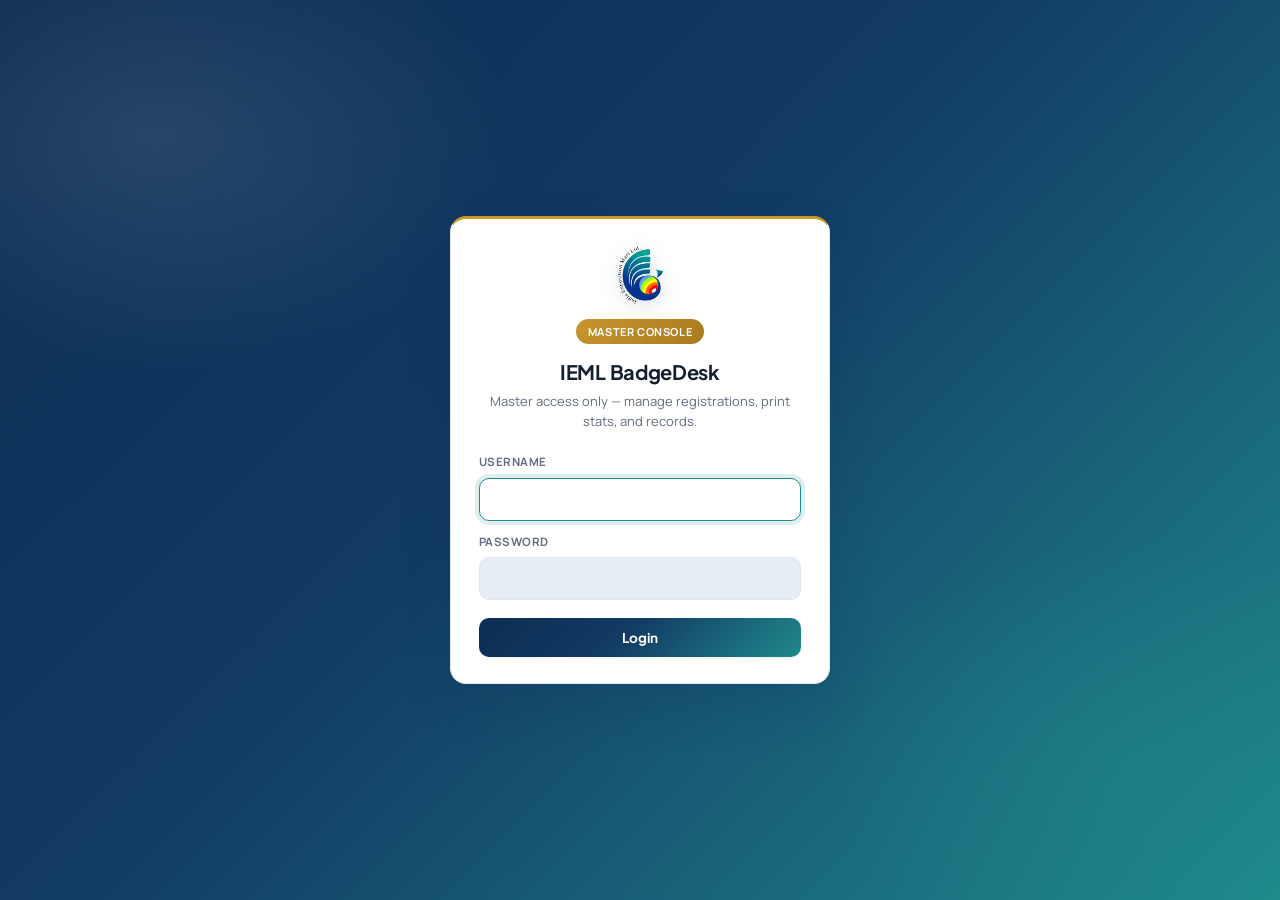
<file: frontend-admin/master-login.html>
<!DOCTYPE html>
<html lang="en">
<head>
  <meta charset="UTF-8" />
  <meta name="viewport" content="width=device-width, initial-scale=1.0" />
  <title>Master Login — IEML BadgeDesk</title>
  <link rel="icon" type="image/png" href="assets/ieml-logo.png" />
  <link rel="stylesheet" href="css/style.css" />
  <style>
    .login-wrap {
      min-height: 100vh;
      display: flex;
      align-items: center;
      justify-content: center;
      padding: 20px;
      padding-top: calc(20px + env(safe-area-inset-top));
      padding-bottom: calc(20px + env(safe-area-inset-bottom));
      background: var(--brand-gradient);
      position: relative;
      overflow: hidden;
    }
    .login-wrap::before {
      content: "";
      position: absolute;
      inset: 0;
      background:
        radial-gradient(600px 400px at 12% 15%, rgba(255,255,255,0.10), transparent 60%),
        radial-gradient(500px 380px at 88% 85%, rgba(31,138,140,0.35), transparent 60%);
      pointer-events: none;
    }
    .login-card {
      width: 100%;
      max-width: 380px;
      box-shadow: var(--shadow-lg);
      position: relative;
      z-index: 1;
      animation: login-rise 0.45s ease both;
      border-top: 3px solid var(--secondary);
      text-align: center;
    }
    @keyframes login-rise {
      from { opacity: 0; transform: translateY(14px); }
      to { opacity: 1; transform: translateY(0); }
    }
    .login-card h1 {
      font-size: 20px;
      margin: 0 0 4px;
    }
    .login-card .subtitle {
      color: var(--text-muted);
      font-size: 13px;
      margin: 0 0 22px;
    }
    .login-card form { text-align: left; }
    #login-error {
      background: var(--error-bg);
      color: var(--danger);
      border: 1px solid var(--error-border);
      border-radius: 8px;
      padding: 10px 12px;
      font-size: 13px;
      margin-bottom: 14px;
      text-align: left;
    }
    .login-logo {
      display: block;
      height: 60px;
      width: auto;
      max-width: 100%;
      object-fit: contain;
      margin: 0 auto 14px;
      filter: drop-shadow(0 4px 10px rgba(12,45,82,0.15));
    }
    .master-badge {
      display: inline-block;
      font-size: 11px;
      font-weight: 700;
      letter-spacing: 0.6px;
      text-transform: uppercase;
      background: linear-gradient(135deg, var(--secondary), var(--secondary-dark));
      color: #fff;
      padding: 4px 12px;
      border-radius: 20px;
      margin-bottom: 12px;
    }
  </style>
</head>
<body>

  <div class="login-wrap">
    <section class="card login-card">
      <img src="assets/ieml-logo.png" alt="IEML" class="login-logo" onerror="this.style.display='none'" />
      <span class="master-badge">Master Console</span>
      <h1>IEML BadgeDesk</h1>
      <p class="subtitle">Master access only — manage registrations, print stats, and records.</p>

      <div id="login-error" class="hidden"></div>

      <form id="login-form">
        <div class="form-group">
          <label for="login-username">Username</label>
          <input type="text" id="login-username" name="username" required autofocus autocomplete="username" />
        </div>
        <div class="form-group" style="margin-top: 12px;">
          <label for="login-password">Password</label>
          <input type="password" id="login-password" name="password" required autocomplete="current-password" />
        </div>

        <button type="submit" id="login-btn" class="btn btn-primary" style="width: 100%; margin-top: 18px;">
          Login
        </button>
      </form>
    </section>
  </div>

  <script src="config.js"></script>
  <script src="js/api.js"></script>
  <script src="js/auth.js"></script>
</body>
</html>
</file>
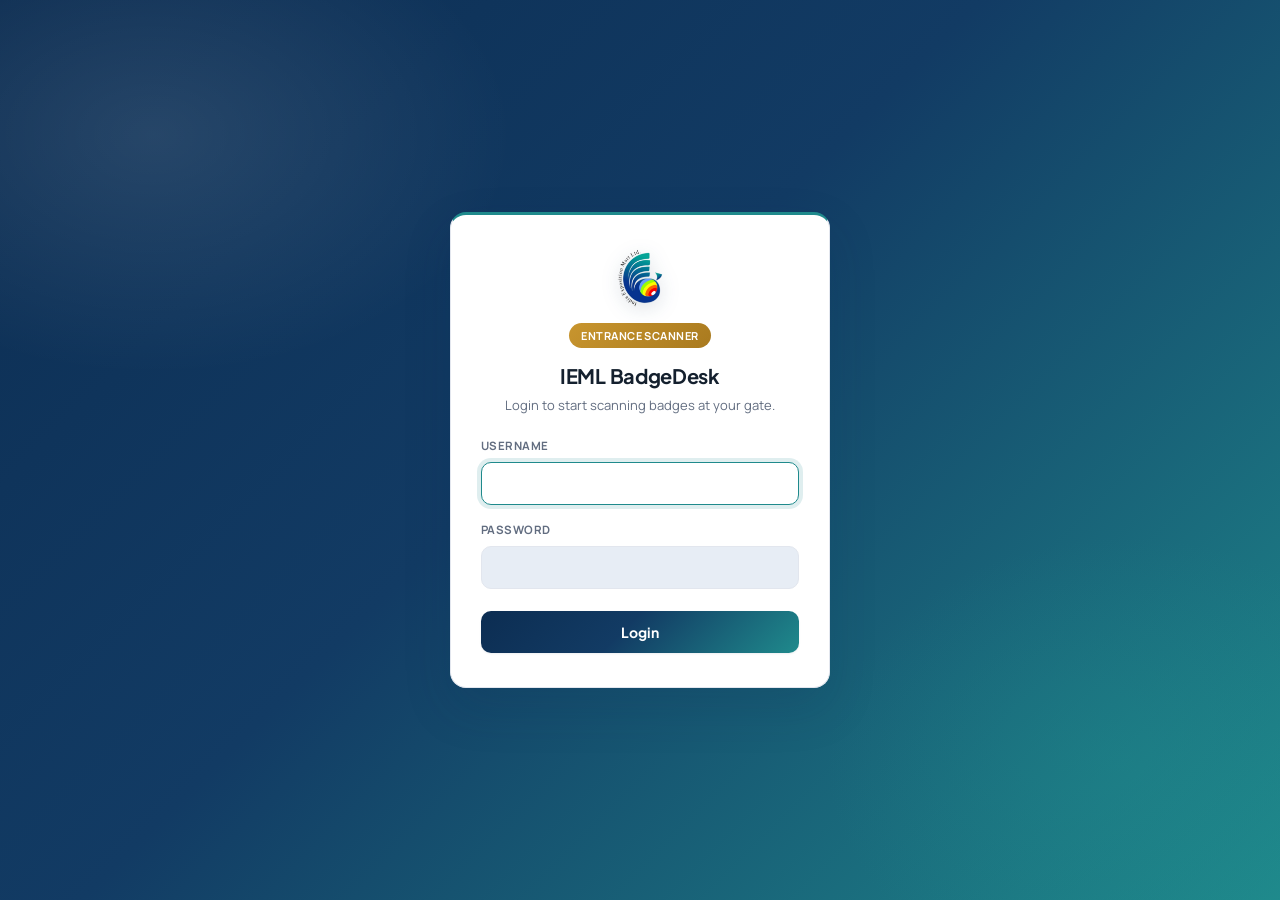
<file: frontend-scan/scan-login.html>
<!DOCTYPE html>
<html lang="en">
<head>
  <meta charset="UTF-8" />
  <meta name="viewport" content="width=device-width, initial-scale=1.0, maximum-scale=1.0" />
  <title>Scanner Login — IEML BadgeDesk</title>
  <script src="js/console-guard.js"></script>
  <link rel="icon" type="image/png" href="assets/ieml-logo.png" />
  <link rel="stylesheet" href="css/style.css" />
</head>
<body>

  <div class="login-wrap">
    <section class="login-card">
      <img src="assets/ieml-logo.png" alt="IEML" class="login-logo" onerror="this.style.display='none'" />
      <span class="scanner-badge">Entrance Scanner</span>
      <h1>IEML BadgeDesk</h1>
      <p class="subtitle">Login to start scanning badges at your gate.</p>

      <div id="login-error" class="login-error-box hidden"></div>

      <form id="login-form">
        <div class="form-group">
          <label for="login-username">Username</label>
          <input type="text" id="login-username" name="username" required autofocus autocomplete="username" />
        </div>
        <div class="form-group">
          <label for="login-password">Password</label>
          <input type="password" id="login-password" name="password" required autocomplete="current-password" />
        </div>

        <button type="submit" id="login-btn" class="login-submit-btn">Login</button>
      </form>
    </section>
  </div>

  <script src="config.js"></script>
  <script src="js/api.js"></script>
  <script src="js/auth.js"></script>
</body>
</html>
</file>
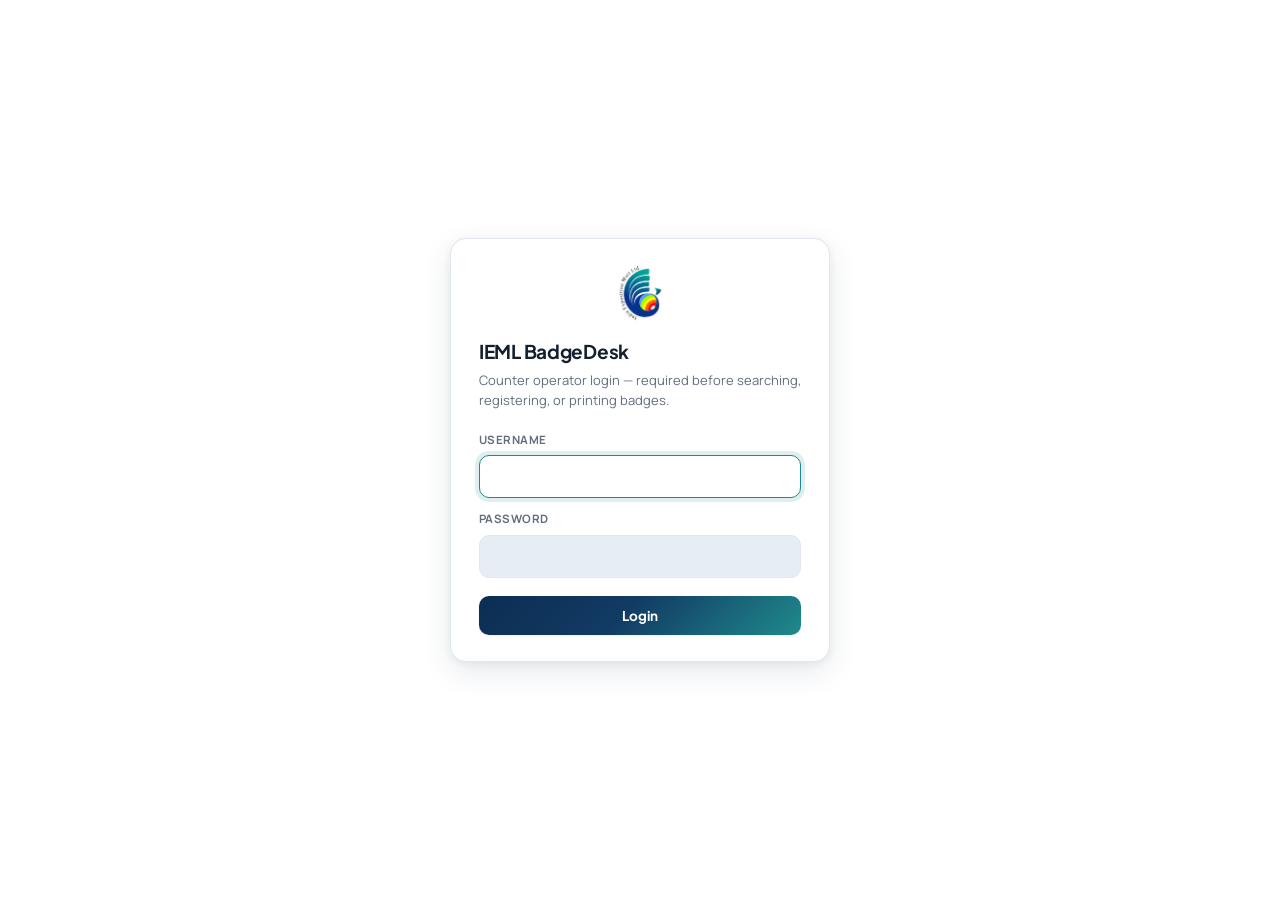
<file: frontend/login.html>
<!DOCTYPE html>
<html lang="en">
<head>
  <meta charset="UTF-8" />
  <meta name="viewport" content="width=device-width, initial-scale=1.0" />
  <title>Login — IEML BadgeDesk</title>
  <script src="js/console-guard.js"></script>
  <link rel="icon" type="image/png" href="assets/ieml-logo.png" />
  <link rel="stylesheet" href="css/style.css" />
  <style>
    /* Small page-specific layout, kept out of style.css since
       nothing else on the site needs a centered single card. */
    .login-wrap {
      min-height: 100vh;
      display: flex;
      align-items: center;
      justify-content: center;
      padding: 20px;
      padding-top: calc(20px + env(safe-area-inset-top));
      padding-bottom: calc(20px + env(safe-area-inset-bottom));
    }
    .login-card {
      width: 100%;
      max-width: 380px;
      box-shadow: var(--shadow-md);
    }
    .login-card h1 {
      font-size: 19px;
      margin: 0 0 4px;
    }
    .login-card .subtitle {
      color: var(--text-muted);
      font-size: 13px;
      margin: 0 0 20px;
    }
    #login-error {
      background: var(--error-bg);
      color: var(--danger);
      border: 1px solid var(--error-border);
      border-radius: 8px;
      padding: 10px 12px;
      font-size: 13px;
      margin-bottom: 14px;
    }
    .login-logo {
      display: block;
      height: 56px;
      width: auto;
      max-width: 100%;
      object-fit: contain;
      margin: 0 auto 16px;
    }
  </style>
</head>
<body>

  <div class="login-wrap">
    <section class="card login-card">
      <img src="assets/ieml-logo.png" alt="IEML" class="login-logo" onerror="this.style.display='none'" />
      <h1>IEML BadgeDesk</h1>
      <p class="subtitle">Counter operator login — required before searching, registering, or printing badges.</p>

      <div id="login-error" class="hidden"></div>

      <form id="login-form">
        <div class="form-group">
          <label for="login-username">Username</label>
          <input type="text" id="login-username" name="username" required autofocus autocomplete="username" />
        </div>
        <div class="form-group" style="margin-top: 12px;">
          <label for="login-password">Password</label>
          <input type="password" id="login-password" name="password" required autocomplete="current-password" />
        </div>

        <button type="submit" id="login-btn" class="btn btn-primary" style="width: 100%; margin-top: 18px;">
          Login
        </button>
      </form>
    </section>
  </div>

  <script src="config.js"></script>
  <script src="js/api.js"></script>
  <script src="js/auth.js"></script>
</body>
</html>
</file>
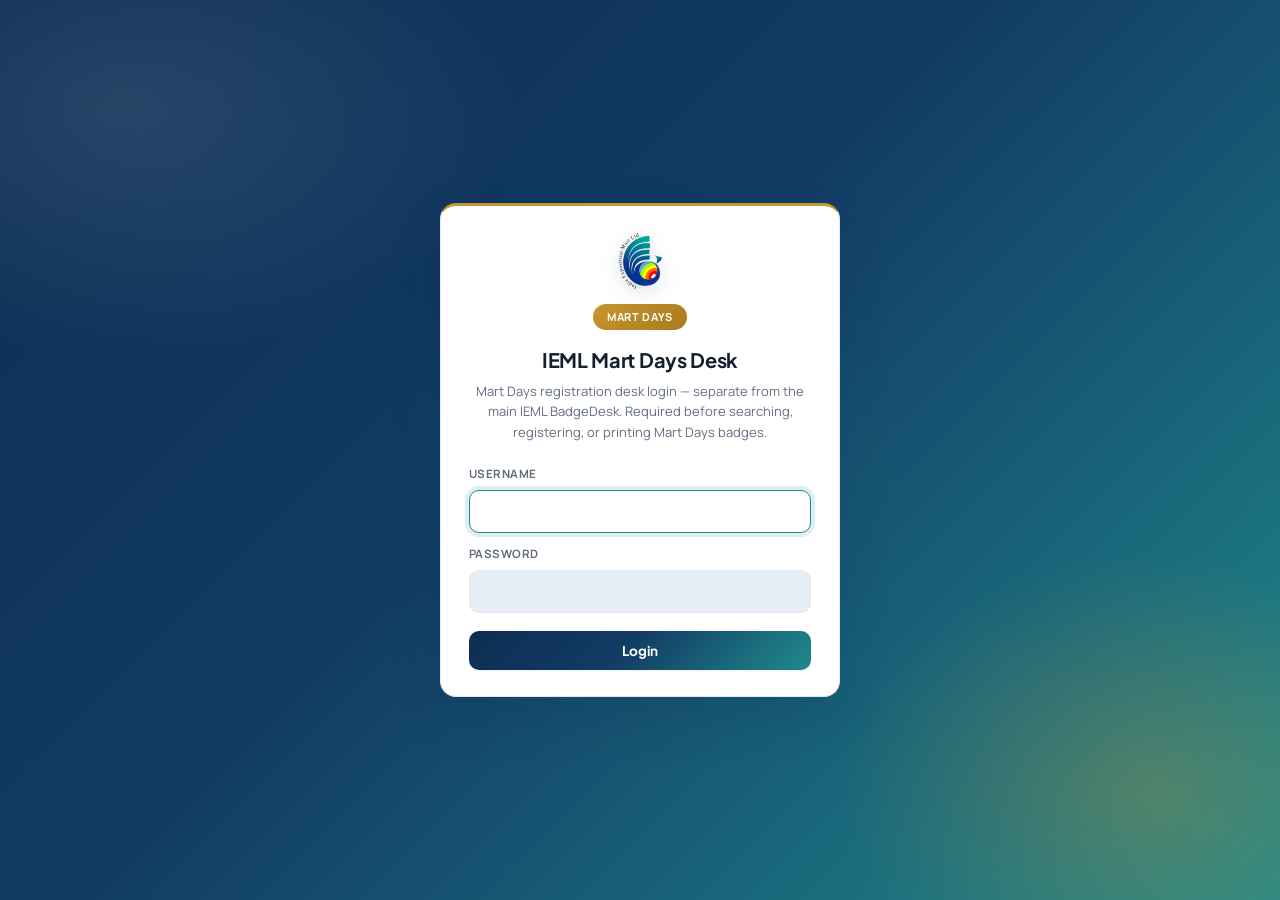
<file: martdays-desk/login.html>
<!DOCTYPE html>
<html lang="en">
<head>
  <meta charset="UTF-8" />
  <meta name="viewport" content="width=device-width, initial-scale=1.0" />
  <title>Login — IEML Mart Days Desk</title>
  <script src="js/console-guard.js"></script>
  <link rel="icon" type="image/png" href="assets/ieml-logo.png" />
  <link rel="stylesheet" href="css/style.css" />
  <style>
    .login-wrap {
      min-height: 100vh;
      display: flex;
      align-items: center;
      justify-content: center;
      padding: 20px;
      padding-top: calc(20px + env(safe-area-inset-top));
      padding-bottom: calc(20px + env(safe-area-inset-bottom));
      background: var(--brand-gradient);
      position: relative;
      overflow: hidden;
    }
    .login-wrap::before {
      content: "";
      position: absolute;
      inset: 0;
      background:
        radial-gradient(650px 420px at 10% 12%, rgba(255,255,255,0.10), transparent 60%),
        radial-gradient(520px 400px at 90% 88%, rgba(200,149,46,0.30), transparent 60%),
        radial-gradient(400px 320px at 50% 50%, rgba(31,138,140,0.18), transparent 65%);
      pointer-events: none;
    }
    .login-card {
      width: 100%;
      max-width: 400px;
      box-shadow: var(--shadow-lg);
      position: relative;
      z-index: 1;
      animation: login-rise 0.45s ease both;
      border-top: 3px solid var(--secondary);
      text-align: center;
    }
    @keyframes login-rise {
      from { opacity: 0; transform: translateY(14px); }
      to { opacity: 1; transform: translateY(0); }
    }
    .mart-badge {
      display: inline-block;
      font-size: 11px;
      font-weight: 700;
      letter-spacing: 0.06em;
      text-transform: uppercase;
      background: linear-gradient(135deg, var(--secondary), var(--secondary-dark));
      color: #fff;
      padding: 4px 14px;
      border-radius: 20px;
      margin-bottom: 14px;
    }
    .login-card h1 {
      font-size: 20px;
      margin: 0 0 6px;
    }
    .login-card .subtitle {
      color: var(--text-muted);
      font-size: 13px;
      margin: 0 0 22px;
      line-height: 1.6;
    }
    .login-card form { text-align: left; }
    #login-error {
      background: var(--error-bg);
      color: var(--danger);
      border: 1px solid var(--error-border);
      border-radius: 8px;
      padding: 10px 12px;
      font-size: 13px;
      margin-bottom: 14px;
      text-align: left;
    }
    .login-logo {
      display: block;
      height: 58px;
      width: auto;
      max-width: 100%;
      object-fit: contain;
      margin: 0 auto 14px;
      filter: drop-shadow(0 4px 10px rgba(12,45,82,0.15));
    }
  </style>
</head>
<body>

  <div class="login-wrap">
    <section class="card login-card">
      <img src="assets/ieml-logo.png" alt="IEML" class="login-logo" onerror="this.style.display='none'" />
      <span class="mart-badge">Mart Days</span>
      <h1>IEML Mart Days Desk</h1>
      <p class="subtitle">Mart Days registration desk login — separate from the main IEML BadgeDesk. Required before searching, registering, or printing Mart Days badges.</p>

      <div id="login-error" class="hidden"></div>

      <form id="login-form">
        <div class="form-group">
          <label for="login-username">Username</label>
          <input type="text" id="login-username" name="username" required autofocus autocomplete="username" />
        </div>
        <div class="form-group" style="margin-top: 12px;">
          <label for="login-password">Password</label>
          <input type="password" id="login-password" name="password" required autocomplete="current-password" />
        </div>

        <button type="submit" id="login-btn" class="btn btn-primary" style="width: 100%; margin-top: 18px;">
          Login
        </button>
      </form>
    </section>
  </div>

  <script src="config.js"></script>
  <script src="js/api.js"></script>
  <script src="js/auth.js"></script>
</body>
</html>
</file>
<file: frontend-martdays/css/style.css>
/* ==========================================================
   IEML Mart Sourcing Days — Public Registration Form
   Theme: taken from the "30th Mart Sourcing Days" poster —
   warm cream paper, rust-brown band, deep forest green and
   golden amber, with a bold condensed display face (like
   "DAY TO GO") and a clean rounded sans for the working form.
   Pure CSS restyle — IDs, names and structure used by app.js
   are untouched.
   ========================================================== */

   :root {
    --cream: #fdf6ea;
    --sand: #f4e7d1;
    --sand-deep: #ead7b8;
  
    --brown: #4b2210;
    --brown-soft: #7a4a2e;
    --rust: #a2401e;
    --rust-dark: #7c2d14;
    --rust-deep: #5a1f0d;
  
    --green: #1f4d33;
    --green-dark: #143723;
    --green-soft: rgba(31, 77, 51, 0.09);
  
    --gold: #c98a1b;
    --gold-bright: #e4a82e;
    --gold-soft: #f3cf82;
  
    --danger: #b3261e;
  
    --card-bg: #fffdf9;
    --border: #eadfcd;
    --ink: #2b1a11;
    --ink-muted: #85705f;
  
    --radius: 16px;
    --radius-sm: 12px;
    --shadow: 0 2px 6px rgba(90, 31, 13, 0.06), 0 18px 40px rgba(90, 31, 13, 0.12);
  
    --display: "Barlow Condensed", "Arial Narrow", Impact, sans-serif;
    --sans: "Poppins", -apple-system, BlinkMacSystemFont, "Segoe UI", Roboto, Arial, sans-serif;
  }
  
  * { box-sizing: border-box; -webkit-tap-highlight-color: transparent; }
  html { -webkit-text-size-adjust: 100%; text-size-adjust: 100%; }
  
  body {
    margin: 0;
    width: 100%;
    overflow-x: hidden;
    font-family: var(--sans);
    background: var(--cream);
    color: var(--ink);
  }
  
  /* ---------------- Shell / two-panel layout ---------------- */
  
  .shell {
    display: flex;
    flex-direction: column;
    min-height: 100vh;
  }
  
  /* ================= IDENTITY PANEL (poster top half) ================= */
  
  .identity {
    position: relative;
    overflow: hidden;
    color: var(--brown);
    padding: 28px 20px calc(32px + env(safe-area-inset-bottom));
    padding-top: calc(28px + env(safe-area-inset-top));
    background:
      radial-gradient(circle at 105% -5%, rgba(228, 168, 46, 0.28) 0, rgba(228, 168, 46, 0) 42%),
      radial-gradient(circle at -10% 108%, rgba(162, 64, 30, 0.16) 0, rgba(162, 64, 30, 0) 46%),
      linear-gradient(170deg, #fff9ee 0%, var(--sand) 100%);
  }
  
  /* Poster-style arcs, purely decorative */
  .identity::before,
  .identity::after {
    content: "";
    position: absolute;
    border-radius: 50%;
    pointer-events: none;
    border: 1.5px solid rgba(201, 138, 27, 0.35);
  }
  .identity::before { width: 380px; height: 380px; top: -190px; right: -150px; }
  .identity::after  { width: 260px; height: 260px; top: -110px; right: -70px; border-color: rgba(201, 138, 27, 0.25); }
  
  .identity-dots {
    position: absolute;
    top: 8px;
    right: 8px;
    width: 150px;
    height: 150px;
    background-image: radial-gradient(rgba(201, 138, 27, 0.55) 1.6px, transparent 1.6px);
    background-size: 14px 14px;
    -webkit-mask-image: radial-gradient(circle at top right, #000 30%, transparent 72%);
    mask-image: radial-gradient(circle at top right, #000 30%, transparent 72%);
    pointer-events: none;
  }
  
  .identity-inner {
    position: relative;
    max-width: 560px;
    margin: 0 auto;
  }
  
  .identity-logo {
    height: 78px;
    width: auto;
    display: block;
    margin: 0 0 18px;
    object-fit: contain;
    filter: drop-shadow(0 4px 8px rgba(90, 31, 13, 0.15));
  }
  
  .identity-eyebrow {
    margin: 0 0 2px;
    font-family: var(--display);
    font-weight: 600;
    font-size: 0.86rem;
    letter-spacing: 0.34em;
    text-transform: uppercase;
    color: var(--rust);
  }
  
  .identity-kicker {
    margin: 0 0 18px;
    font-family: var(--display);
    font-size: 1.9rem;
    line-height: 1.05;
    letter-spacing: 0.02em;
    text-transform: uppercase;
    color: var(--brown);
    font-weight: 700;
  }
  
  .identity-badge {
    display: inline-block;
    margin-bottom: 6px;
    padding: 5px 16px;
    border-radius: 999px;
    background: linear-gradient(90deg, var(--gold) 0%, var(--gold-bright) 100%);
    color: #fff;
    font-family: var(--display);
    font-size: 0.95rem;
    font-weight: 700;
    letter-spacing: 0.1em;
    text-transform: uppercase;
    box-shadow: 0 4px 12px rgba(201, 138, 27, 0.35);
  }
  
  /* "MART" big italic green + "SOURCING DAYS" brown, like the poster */
  .identity-title {
    margin: 0 0 12px;
    font-family: var(--sans);
    font-style: italic;
    font-weight: 800;
    line-height: 0.95;
    text-transform: uppercase;
    color: var(--brown);
  }
  .identity-title .t-mart {
    display: block;
    font-size: 3.6rem;
    letter-spacing: -0.02em;
    color: var(--green);
  }
  .identity-title .t-days {
    display: block;
    font-size: 1.35rem;
    letter-spacing: 0.01em;
    padding-bottom: 8px;
    border-bottom: 2px solid var(--gold);
    width: fit-content;
  }
  
  .identity-tagline {
    margin: 0 0 20px;
    max-width: 40ch;
    font-size: 0.92rem;
    line-height: 1.55;
    color: var(--brown-soft);
  }
  
  /* Rust "date & venue" band — the poster's middle strip */
  .identity-band {
    margin: 0 -4px 20px;
    padding: 16px 16px 14px;
    border-radius: var(--radius);
    background: linear-gradient(135deg, var(--rust) 0%, var(--rust-dark) 100%);
    color: #fff;
    box-shadow: 0 12px 26px rgba(124, 45, 20, 0.28);
    position: relative;
    overflow: hidden;
  }
  .identity-band::after {
    content: "";
    position: absolute;
    right: -40px; top: -40px;
    width: 140px; height: 140px;
    border-radius: 50%;
    background: radial-gradient(rgba(255, 255, 255, 0.14) 1.4px, transparent 1.4px);
    background-size: 11px 11px;
    pointer-events: none;
  }
  
  .identity-chips {
    display: flex;
    flex-wrap: wrap;
    gap: 8px;
    margin-bottom: 12px;
  }
  
  .chip {
    display: inline-flex;
    align-items: center;
    gap: 7px;
    font-family: var(--sans);
    font-weight: 600;
    font-size: 0.82rem;
    padding: 7px 13px;
    border-radius: 999px;
  }
  
  .chip svg { width: 15px; height: 15px; flex-shrink: 0; }
  
  .chip-fill {
    background: rgba(255, 255, 255, 0.16);
    border: 1px solid rgba(255, 255, 255, 0.34);
    color: #fff;
  }
  
  .identity-colocated {
    margin: 0 0 12px;
    font-size: 0.82rem;
    font-weight: 600;
    line-height: 1.45;
    color: var(--gold-soft);
  }
  
  .identity-colocated[hidden] { display: none; }
  
  .identity-venue {
    display: flex;
    align-items: flex-start;
    gap: 8px;
    margin: 0;
    font-size: 0.86rem;
    font-weight: 500;
    line-height: 1.5;
    color: rgba(255, 255, 255, 0.95);
  }
  
  .identity-venue svg {
    width: 17px;
    height: 17px;
    flex-shrink: 0;
    margin-top: 2px;
    color: var(--gold-soft);
  }
  
  /* Steps */
  .identity-steps {
    list-style: none;
    margin: 0 0 18px;
    padding: 0;
    display: flex;
    flex-direction: column;
    gap: 10px;
  }
  
  .identity-steps li {
    display: flex;
    align-items: center;
    gap: 12px;
    font-size: 0.88rem;
    font-weight: 500;
    color: var(--brown);
  }
  
  .identity-steps span {
    flex-shrink: 0;
    width: 26px;
    height: 26px;
    border-radius: 50%;
    background: var(--green);
    color: #fff;
    font-family: var(--display);
    font-weight: 700;
    font-size: 0.95rem;
    display: flex;
    align-items: center;
    justify-content: center;
    box-shadow: 0 0 0 3px rgba(31, 77, 51, 0.15);
  }
  
  /* Green "free entry" strip — the poster's bottom-right badge */
  .identity-footer {
    display: inline-flex;
    align-items: center;
    gap: 8px;
    margin: 0 0 18px;
    padding: 9px 16px;
    border-radius: 999px;
    background: linear-gradient(135deg, var(--green) 0%, var(--green-dark) 100%);
    color: #fff;
    font-size: 0.78rem;
    font-weight: 600;
    box-shadow: 0 8px 18px rgba(20, 55, 35, 0.28);
  }
  .identity-footer::before {
    content: "★";
    color: var(--gold-bright);
    font-size: 0.85rem;
  }
  
  .identity-categories-block { margin-bottom: 18px; }
  
  .identity-categories-label {
    margin: 0 0 8px;
    font-family: var(--display);
    font-size: 0.86rem;
    font-weight: 700;
    letter-spacing: 0.16em;
    text-transform: uppercase;
    color: var(--rust);
  }
  
  .identity-categories {
    display: flex;
    flex-wrap: wrap;
    gap: 6px;
  }
  
  .identity-categories .tag {
    font-size: 0.72rem;
    font-weight: 500;
    padding: 5px 11px;
    border-radius: 999px;
    background: rgba(255, 255, 255, 0.7);
    border: 1px solid var(--sand-deep);
    color: var(--brown-soft);
  }
  
  .identity-contact {
    display: flex;
    flex-wrap: wrap;
    gap: 6px 18px;
    padding-top: 14px;
    border-top: 1px solid var(--sand-deep);
  }
  
  .identity-contact a {
    display: inline-flex;
    align-items: center;
    gap: 7px;
    font-size: 0.78rem;
    font-weight: 500;
    color: var(--brown);
    text-decoration: none;
  }
  
  .identity-contact a:hover { color: var(--rust); }
  
  .identity-contact svg {
    width: 14px;
    height: 14px;
    flex-shrink: 0;
    color: var(--rust);
  }
  
  /* ================= FORM PANEL ================= */
  
  .panel {
    flex: 1;
    padding: 20px 16px calc(40px + env(safe-area-inset-bottom));
    padding-left: calc(16px + env(safe-area-inset-left));
    padding-right: calc(16px + env(safe-area-inset-right));
    background:
      radial-gradient(circle at 100% 0%, rgba(228, 168, 46, 0.14) 0, rgba(228, 168, 46, 0) 38%),
      radial-gradient(circle at 0% 100%, rgba(31, 77, 51, 0.08) 0, rgba(31, 77, 51, 0) 40%),
      var(--cream);
  }
  
  /* ---------------- Card / form ---------------- */
  
  .card {
    position: relative;
    max-width: 580px;
    margin: 0 auto;
    background: var(--card-bg);
    border: 1px solid var(--border);
    border-radius: var(--radius);
    box-shadow: var(--shadow);
    padding: 30px 22px 26px;
    overflow: hidden;
    animation: card-in 0.5s ease both;
  }
  
  .card::before {
    content: "";
    position: absolute;
    top: 0; left: 0; right: 0;
    height: 6px;
    background: linear-gradient(90deg, var(--rust) 0%, var(--gold-bright) 50%, var(--green) 100%);
  }
  
  @keyframes card-in {
    from { opacity: 0; transform: translateY(14px); }
    to   { opacity: 1; transform: none; }
  }
  
  .card h2 {
    margin: 0 0 8px;
    font-family: var(--display);
    font-weight: 700;
    font-size: 2.2rem;
    line-height: 1;
    letter-spacing: 0.01em;
    text-transform: uppercase;
    color: var(--brown);
  }
  
  .hint {
    color: var(--ink-muted);
    font-size: 0.85rem;
    line-height: 1.55;
    margin: 0 0 4px;
  }
  
  .fieldset {
    margin-top: 24px;
    padding-top: 20px;
    border-top: 1px dashed var(--sand-deep);
  }
  
  .fieldset:first-of-type {
    border-top: none;
    padding-top: 0;
  }
  
  .fieldset-title {
    display: flex;
    align-items: center;
    gap: 10px;
    margin: 0 0 6px;
    font-family: var(--display);
    font-size: 1.15rem;
    font-weight: 700;
    letter-spacing: 0.12em;
    text-transform: uppercase;
    color: var(--rust);
  }
  .fieldset-title::before {
    content: "";
    width: 6px;
    height: 20px;
    border-radius: 3px;
    background: linear-gradient(180deg, var(--gold-bright), var(--rust));
  }
  
  label {
    display: block;
    margin: 16px 0 6px;
    font-size: 0.84rem;
    font-weight: 500;
    color: var(--brown);
  }
  
  .req { color: var(--rust); font-weight: 700; }
  
  input, select {
    width: 100%;
    min-height: 46px;
    padding: 10px 14px;
    border: 1.5px solid var(--border);
    border-radius: var(--radius-sm);
    font-size: 16px; /* keeps iOS Safari from auto-zooming on focus */
    font-family: inherit;
    background: #fff;
    color: var(--ink);
    -webkit-appearance: none;
    appearance: none;
    transition: border-color 0.15s ease, box-shadow 0.15s ease, background 0.15s ease;
  }
  
  input::placeholder { color: #bfae9d; }
  
  input:hover:not(:disabled), select:hover:not(:disabled) { border-color: var(--sand-deep); background: #fffdf8; }
  
  select {
    background-image: url("data:image/svg+xml;charset=UTF-8,%3Csvg xmlns='http://www.w3.org/2000/svg' viewBox='0 0 24 24' fill='none' stroke='%23a2401e' stroke-width='2.4' stroke-linecap='round' stroke-linejoin='round'%3E%3Cpolyline points='6 9 12 15 18 9'%3E%3C/polyline%3E%3C/svg%3E");
    background-repeat: no-repeat;
    background-position: right 12px center;
    background-size: 16px;
    padding-right: 36px;
  }
  
  input:focus, select:focus {
    outline: none;
    border-color: var(--green);
    background: #fff;
    box-shadow: 0 0 0 4px rgba(31, 77, 51, 0.13);
  }
  
  input:disabled, select:disabled {
    background: var(--sand);
    color: var(--ink-muted);
    cursor: not-allowed;
    opacity: 0.8;
  }
  
  .form-row {
    display: grid;
    grid-template-columns: 1fr 1fr;
    gap: 12px;
  }
  
  /* ---------------- Phone number + dial code ---------------- */
  
  .phone-row {
    display: flex;
    gap: 8px;
  }
  
  .phone-row #phone_dial_code {
    flex: 0 0 92px;
    width: 92px;
    padding-left: 10px;
    padding-right: 26px;
    background-position: right 6px center;
    text-overflow: ellipsis;
    white-space: nowrap;
    overflow: hidden;
  }
  
  .phone-row #phone_number {
    flex: 1;
    min-width: 0;
  }
  
  /* ---------------- Button — poster's "REGISTER NOW TO VISIT »" ---------------- */
  
  .btn {
    cursor: pointer;
    border: none;
    border-radius: 999px;
    padding: 13px 24px;
    min-height: 54px;
    font-size: 1.25rem;
    font-weight: 700;
    font-family: var(--display);
    letter-spacing: 0.1em;
    text-transform: uppercase;
    touch-action: manipulation;
    transition: filter 0.15s ease, transform 0.1s ease, box-shadow 0.2s ease;
  }
  
  .btn-primary {
    position: relative;
    background: linear-gradient(180deg, #266443 0%, var(--green-dark) 100%);
    color: #fff;
    box-shadow: 0 0 0 2px var(--gold-bright), 0 10px 22px rgba(20, 55, 35, 0.35);
  }
  
  .btn-primary:not(:disabled)::after {
    content: "\00BB";
    display: inline-block;
    margin-left: 10px;
    color: var(--gold-bright);
    font-size: 1.5em;
    line-height: 0;
    vertical-align: -0.08em;
    transition: transform 0.2s ease;
  }
  
  .btn-primary:hover { filter: brightness(1.12); box-shadow: 0 0 0 2px var(--gold-bright), 0 14px 28px rgba(20, 55, 35, 0.4); }
  .btn-primary:hover::after { transform: translateX(5px); }
  .btn-primary:active { transform: translateY(1px); }
  
  .btn-primary:focus-visible { outline: 3px solid var(--gold-soft); outline-offset: 3px; }
  
  .btn-primary:disabled {
    opacity: 0.65;
    cursor: not-allowed;
  }
  
  .btn-full {
    width: 100%;
    margin-top: 28px;
  }
  
  .form-error {
    margin-top: 16px;
    padding: 12px 14px;
    border-radius: var(--radius-sm);
    background: #fdeeea;
    border: 1px solid #f0c3b8;
    border-left: 4px solid var(--danger);
    color: #8a2019;
    font-size: 0.88rem;
    font-weight: 500;
  }
  
  .hidden { display: none !important; }
  
  .visually-hidden-label {
    position: absolute;
    width: 1px; height: 1px;
    margin: -1px; padding: 0;
    overflow: hidden;
    clip: rect(0, 0, 0, 0);
    white-space: nowrap;
    border: 0;
  }
  
  .field-note {
    margin: 6px 0 0;
    font-size: 0.8rem;
    color: var(--danger);
  }
  
  .fieldset-title-spaced { margin-top: 22px; }
  
  /* ---------------- Segmented toggle (buyer type / yes-no) ---------------- */
  /* Real radio inputs, visually hidden — labels ARE the tap targets,
     so this stays fully keyboard/screen-reader accessible. */
  
  .buyer-toggle {
    display: grid;
    grid-template-columns: repeat(3, 1fr);
    gap: 10px;
    margin-top: 10px;
  }
  
  .buyer-toggle input[type="radio"] {
    position: absolute;
    opacity: 0;
    width: 1px; height: 1px;
    pointer-events: none;
  }
  
  .buyer-toggle-opt {
    display: flex;
    align-items: center;
    justify-content: center;
    text-align: center;
    min-height: 56px;
    padding: 10px 8px;
    margin: 0;
    border: 1.5px solid var(--border);
    border-radius: var(--radius-sm);
    background: var(--cream);
    color: var(--brown);
    font-size: 0.82rem;
    font-weight: 600;
    line-height: 1.25;
    cursor: pointer;
    -webkit-user-select: none;
    user-select: none;
    transition: border-color 0.15s ease, background 0.15s ease, color 0.15s ease, box-shadow 0.15s ease, transform 0.1s ease;
  }
  
  .buyer-toggle-opt:hover { border-color: var(--gold); background: #fff8ea; }
  
  .buyer-toggle input[type="radio"]:checked + .buyer-toggle-opt {
    background: linear-gradient(135deg, var(--rust) 0%, var(--rust-dark) 100%);
    border-color: var(--rust-dark);
    color: #fff;
    box-shadow: 0 8px 18px rgba(124, 45, 20, 0.3), inset 0 -3px 0 var(--gold-bright);
  }
  
  .buyer-toggle input[type="radio"]:focus-visible + .buyer-toggle-opt {
    outline: 3px solid var(--gold-soft);
    outline-offset: 2px;
  }
  
  .yesno-toggle {
    grid-template-columns: repeat(2, 1fr);
    max-width: 260px;
  }
  
  /* ---------------- Checkbox tile grid ---------------- */
  
  .check-grid {
    display: grid;
    grid-template-columns: 1fr 1fr;
    gap: 8px;
    margin-top: 10px;
  }
  
  .check-tile {
    display: flex;
    align-items: center;
    gap: 10px;
    min-height: 48px;
    padding: 10px 12px;
    margin: 0;
    border: 1.5px solid var(--border);
    border-radius: var(--radius-sm);
    background: var(--cream);
    font-size: 0.84rem;
    font-weight: 500;
    color: var(--brown);
    line-height: 1.3;
    cursor: pointer;
    -webkit-user-select: none;
    user-select: none;
    transition: border-color 0.15s ease, background 0.15s ease, box-shadow 0.15s ease;
  }
  
  .check-tile:hover { border-color: var(--gold); background: #fff8ea; }
  
  .check-tile input[type="checkbox"] {
    flex-shrink: 0;
    width: 19px;
    height: 19px;
    min-height: 0;
    margin: 0;
    accent-color: var(--green);
    cursor: pointer;
  }
  
  .check-tile:has(input:checked) {
    background: var(--green-soft);
    border-color: var(--green);
    color: var(--green-dark);
    font-weight: 600;
    box-shadow: 0 0 0 1px var(--green) inset;
  }
  
  .check-tile:has(input:focus-visible) {
    outline: 3px solid var(--gold-soft);
    outline-offset: 2px;
  }
  
  /* ---------------- Success ---------------- */
  
  .success-icon {
    width: 72px;
    height: 72px;
    margin: 4px auto 14px;
    border-radius: 50%;
    display: flex;
    align-items: center;
    justify-content: center;
    background: linear-gradient(135deg, #266443, var(--green-dark));
    color: #fff;
    font-size: 0;           /* hides the old emoji, tick is drawn below */
    box-shadow: 0 0 0 5px var(--gold-soft), 0 12px 24px rgba(20, 55, 35, 0.3);
    animation: pop 0.5s cubic-bezier(.2, 1.4, .4, 1) both;
  }
  .success-icon::before {
    content: "";
    width: 18px;
    height: 34px;
    margin-top: -5px;
    border-right: 6px solid #fff;
    border-bottom: 6px solid #fff;
    border-radius: 2px;
    transform: rotate(45deg);
  }
  
  @keyframes pop {
    from { opacity: 0; transform: scale(0.4); }
    to   { opacity: 1; transform: scale(1); }
  }
  
  #success-section h2 { text-align: center; }
  #success-section p { text-align: center; }
  #success-section p strong { color: var(--rust); }
  
  .urn-box {
    margin: 22px 0;
    padding: 22px 18px;
    border-radius: var(--radius);
    background: linear-gradient(135deg, #fff9ec 0%, var(--sand) 100%);
    border: 2px dashed var(--gold);
    text-align: center;
  }
  
  .urn-label {
    display: block;
    font-size: 0.74rem;
    font-weight: 600;
    letter-spacing: 0.08em;
    text-transform: uppercase;
    color: var(--rust);
    margin-bottom: 8px;
  }
  
  .urn-value {
    display: block;
    font-family: var(--display);
    font-size: 2.6rem;
    font-weight: 800;
    letter-spacing: 0.06em;
    color: var(--brown);
  }
  
  @media (prefers-reduced-motion: reduce) {
    .card, .success-icon { animation: none; }
    .btn-primary:hover::after { transform: none; }
  }
  
  /* ---------------- Responsive ---------------- */
  
  @media (max-width: 899px) {
    /* Poster-style hero on top, form card floats up over its rounded edge */
    .identity {
      padding: 24px 20px 52px;
      padding-top: calc(24px + env(safe-area-inset-top));
      border-radius: 0 0 28px 28px;
    }
  
    .identity-tagline { display: none; }
    .identity-categories-block { display: none; }
    .identity-contact { display: none; }
    .identity-steps { gap: 8px; margin-bottom: 14px; }
    .identity-steps li { font-size: 0.84rem; }
    .identity-footer { margin-bottom: 0; }
    .identity-band { margin: 0 0 16px; }
  
    .panel {
      margin-top: -28px;
      padding-top: 0;
      background: transparent;
      position: relative;
    }
  
    body { background: var(--cream); }
  
    .card {
      border-radius: 20px;
      box-shadow: 0 6px 14px rgba(90, 31, 13, 0.1), 0 20px 36px rgba(90, 31, 13, 0.16);
      padding: 28px 18px 24px;
    }
  }
  
  @media (max-width: 480px) {
    .identity-logo { height: 64px; margin-bottom: 14px; }
    .identity-kicker { font-size: 1.6rem; margin-bottom: 14px; }
    .identity-title .t-mart { font-size: 3rem; }
    .identity-title .t-days { font-size: 1.15rem; }
    .form-row { grid-template-columns: 1fr; }
    .chip { font-size: 0.78rem; padding: 6px 11px; }
    .card h2 { font-size: 1.9rem; }
  
    /* One column on small phones — long option labels wrap awkwardly in two-up */
    .check-grid { grid-template-columns: 1fr; }
    .buyer-toggle:not(.yesno-toggle) { grid-template-columns: 1fr; }
    .buyer-toggle-opt { min-height: 48px; }
  }
  
  @media (min-width: 900px) {
    .shell {
      flex-direction: row;
      align-items: stretch;
    }
  
    .identity {
      width: 44%;
      max-width: 500px;
      display: flex;
      align-items: flex-start;
      padding: 48px 44px;
      position: sticky;
      top: 0;
      height: 100vh;
      overflow-y: auto;
      align-self: flex-start;
      border-right: 1px solid var(--sand-deep);
    }
  
    .identity-inner {
      max-width: none;
      width: 100%;
      min-height: calc(100vh - 96px);
      display: flex;
      flex-direction: column;
    }
  
    /* Push the contact block to the bottom so the panel uses its full height */
    .identity-contact { margin-top: auto; }
  
    .identity-footer { align-self: flex-start; }
    .identity-tagline { max-width: 36ch; }
  
    .panel {
      flex: 1;
      display: flex;
      align-items: center;
      justify-content: center;
      padding: 48px 40px;
    }
  
    .card { padding: 36px 40px 32px; }
  }
</file>
<file: martdays-admin/css/style.css>
:root {
    --brand: #a30f57; --brand-dark: #7d0b43; --navy: #0a2c57;
    --ink: #1a1d24; --muted: #667085; --line: #e3e6ec; --bg: #f5f6f9; --card: #fff;
    --ok: #0f7b4a; --err: #b42318; --radius: 12px;
  }
  @media (prefers-color-scheme: dark) {
    :root { --ink:#eef0f4; --muted:#9aa3b2; --line:#2c313b; --bg:#12151b; --card:#1a1e26; --brand:#e0457f; --brand-dark:#c93270; --ok:#4cc38a; --err:#ff8a80; }
  }
  * { box-sizing: border-box; }
  body { margin: 0; font: 15px/1.5 system-ui, -apple-system, "Segoe UI", Roboto, sans-serif; background: var(--bg); color: var(--ink); }
  [hidden] { display: none !important; }
  h1, h2 { margin: 0 0 6px; line-height: 1.2; }
  h1 { font-size: 1.5rem; } h2 { font-size: 1.15rem; }
  .muted { color: var(--muted); } .small { font-size: .85rem; }
  .card { background: var(--card); border: 1px solid var(--line); border-radius: var(--radius); padding: 22px; margin-bottom: 18px; }
  .narrow { width: 100%; max-width: 380px; }
  .center-wrap { min-height: 100vh; display: grid; place-items: center; padding: 16px; }
  .logo { height: 56px; margin-bottom: 10px; }
  .topbar { display: flex; justify-content: space-between; align-items: center; gap: 12px; padding: 10px 20px; background: var(--card); border-bottom: 1px solid var(--line); }
  .brand { display: flex; align-items: center; gap: 10px; font-weight: 700; }
  .brand img { height: 32px; }
  .top-right { display: flex; align-items: center; gap: 12px; }
  .page { max-width: 760px; margin: 0 auto; padding: 20px 16px 60px; }
  .hero { border-left: 5px solid var(--brand); }
  .eyebrow { margin: 0 0 4px; font-size: .75rem; letter-spacing: .08em; text-transform: uppercase; color: var(--brand); font-weight: 700; }
  .card-head { display: flex; justify-content: space-between; align-items: center; gap: 12px; margin-bottom: 8px; flex-wrap: wrap; }
  .grid { display: grid; grid-template-columns: 1fr 1fr; gap: 14px 16px; }
  .span2 { grid-column: span 2; }
  label { display: block; margin: 10px 0 5px; font-weight: 600; font-size: .9rem; }
  .grid label { margin-top: 0; }
  input, textarea { width: 100%; padding: 10px 12px; font: inherit; color: var(--ink); background: var(--card); border: 1.5px solid var(--line); border-radius: 8px; }
  input:focus, textarea:focus, .btn:focus-visible { outline: 2px solid var(--brand); outline-offset: 1px; border-color: var(--brand); }
  .hint { margin: 5px 0 0; font-size: .82rem; color: var(--muted); }
  .preview-line { margin: -4px 0 0; font-size: .9rem; }
  .btn { font: inherit; font-weight: 600; padding: 10px 18px; border-radius: 8px; border: 1.5px solid transparent; cursor: pointer; }
  .btn.primary { background: var(--brand); color: #fff; }
  .btn.primary:hover { background: var(--brand-dark); }
  .btn.ghost { background: transparent; color: var(--ink); border-color: var(--line); }
  .btn.ghost:hover { border-color: var(--brand); color: var(--brand); }
  .btn.small { padding: 6px 12px; font-size: .85rem; }
  .btn:disabled { opacity: .6; cursor: wait; }
  .actions { display: flex; align-items: center; gap: 12px; margin-top: 18px; }
  .actions.wrap { flex-wrap: wrap; }
  .inline-input { width: auto; flex: 1 1 200px; }
  .msg { margin: 12px 0 0; padding: 10px 12px; border-radius: 8px; font-size: .9rem; }
  .msg.ok { background: color-mix(in srgb, var(--ok) 14%, transparent); color: var(--ok); }
  .msg.error { background: color-mix(in srgb, var(--err) 14%, transparent); color: var(--err); }
  #preview-box { margin-top: 14px; }
  #preview-frame { width: 100%; height: 440px; border: 1px solid var(--line); border-radius: 8px; background: #fff; }
  @media (max-width: 600px) {
    .grid { grid-template-columns: 1fr; } .span2 { grid-column: auto; }
    .actions { flex-direction: column; align-items: stretch; }
  }
</file>
<file: martdays-badge/css/style.css>
/* ==========================================================
   IEML Mart Sourcing Days — Public Registration Form
   Theme: taken from the "30th Mart Sourcing Days" poster —
   warm cream paper, rust-brown band, deep forest green and
   golden amber, with a bold condensed display face (like
   "DAY TO GO") and a clean rounded sans for the working form.
   Pure CSS restyle — IDs, names and structure used by app.js
   are untouched.
   ========================================================== */

   :root {
    --cream: #fdf6ea;
    --sand: #f4e7d1;
    --sand-deep: #ead7b8;
  
    --brown: #4b2210;
    --brown-soft: #7a4a2e;
    --rust: #a2401e;
    --rust-dark: #7c2d14;
    --rust-deep: #5a1f0d;
  
    --green: #1f4d33;
    --green-dark: #143723;
    --green-soft: rgba(31, 77, 51, 0.09);
  
    --gold: #c98a1b;
    --gold-bright: #e4a82e;
    --gold-soft: #f3cf82;
  
    --danger: #b3261e;
  
    --card-bg: #fffdf9;
    --border: #eadfcd;
    --ink: #2b1a11;
    --ink-muted: #85705f;
  
    --radius: 16px;
    --radius-sm: 12px;
    --shadow: 0 2px 6px rgba(90, 31, 13, 0.06), 0 18px 40px rgba(90, 31, 13, 0.12);
  
    --display: "Barlow Condensed", "Arial Narrow", Impact, sans-serif;
    --sans: "Poppins", -apple-system, BlinkMacSystemFont, "Segoe UI", Roboto, Arial, sans-serif;
  }
  
  * { box-sizing: border-box; -webkit-tap-highlight-color: transparent; }
  html { -webkit-text-size-adjust: 100%; text-size-adjust: 100%; }
  
  body {
    margin: 0;
    width: 100%;
    overflow-x: hidden;
    font-family: var(--sans);
    background: var(--cream);
    color: var(--ink);
  }
  
  /* ---------------- Shell / two-panel layout ---------------- */
  
  .shell {
    display: flex;
    flex-direction: column;
    min-height: 100vh;
  }
  
  /* ================= IDENTITY PANEL (poster top half) ================= */
  
  .identity {
    position: relative;
    overflow: hidden;
    color: var(--brown);
    padding: 28px 20px calc(32px + env(safe-area-inset-bottom));
    padding-top: calc(28px + env(safe-area-inset-top));
    background:
      radial-gradient(circle at 105% -5%, rgba(228, 168, 46, 0.28) 0, rgba(228, 168, 46, 0) 42%),
      radial-gradient(circle at -10% 108%, rgba(162, 64, 30, 0.16) 0, rgba(162, 64, 30, 0) 46%),
      linear-gradient(170deg, #fff9ee 0%, var(--sand) 100%);
  }
  
  /* Poster-style arcs, purely decorative */
  .identity::before,
  .identity::after {
    content: "";
    position: absolute;
    border-radius: 50%;
    pointer-events: none;
    border: 1.5px solid rgba(201, 138, 27, 0.35);
  }
  .identity::before { width: 380px; height: 380px; top: -190px; right: -150px; }
  .identity::after  { width: 260px; height: 260px; top: -110px; right: -70px; border-color: rgba(201, 138, 27, 0.25); }
  
  .identity-dots {
    position: absolute;
    top: 8px;
    right: 8px;
    width: 150px;
    height: 150px;
    background-image: radial-gradient(rgba(201, 138, 27, 0.55) 1.6px, transparent 1.6px);
    background-size: 14px 14px;
    -webkit-mask-image: radial-gradient(circle at top right, #000 30%, transparent 72%);
    mask-image: radial-gradient(circle at top right, #000 30%, transparent 72%);
    pointer-events: none;
  }
  
  .identity-inner {
    position: relative;
    max-width: 560px;
    margin: 0 auto;
  }
  
  .identity-logo {
    height: 78px;
    width: auto;
    display: block;
    margin: 0 0 18px;
    object-fit: contain;
    filter: drop-shadow(0 4px 8px rgba(90, 31, 13, 0.15));
  }
  
  .identity-eyebrow {
    margin: 0 0 2px;
    font-family: var(--display);
    font-weight: 600;
    font-size: 0.86rem;
    letter-spacing: 0.34em;
    text-transform: uppercase;
    color: var(--rust);
  }
  
  .identity-kicker {
    margin: 0 0 18px;
    font-family: var(--display);
    font-size: 1.9rem;
    line-height: 1.05;
    letter-spacing: 0.02em;
    text-transform: uppercase;
    color: var(--brown);
    font-weight: 700;
  }
  
  .identity-badge {
    display: inline-block;
    margin-bottom: 6px;
    padding: 5px 16px;
    border-radius: 999px;
    background: linear-gradient(90deg, var(--gold) 0%, var(--gold-bright) 100%);
    color: #fff;
    font-family: var(--display);
    font-size: 0.95rem;
    font-weight: 700;
    letter-spacing: 0.1em;
    text-transform: uppercase;
    box-shadow: 0 4px 12px rgba(201, 138, 27, 0.35);
  }
  
  /* "MART" big italic green + "SOURCING DAYS" brown, like the poster */
  .identity-title {
    margin: 0 0 12px;
    font-family: var(--sans);
    font-style: italic;
    font-weight: 800;
    line-height: 0.95;
    text-transform: uppercase;
    color: var(--brown);
  }
  .identity-title .t-mart {
    display: block;
    font-size: 3.6rem;
    letter-spacing: -0.02em;
    color: var(--green);
  }
  .identity-title .t-days {
    display: block;
    font-size: 1.35rem;
    letter-spacing: 0.01em;
    padding-bottom: 8px;
    border-bottom: 2px solid var(--gold);
    width: fit-content;
  }
  
  .identity-tagline {
    margin: 0 0 20px;
    max-width: 40ch;
    font-size: 0.92rem;
    line-height: 1.55;
    color: var(--brown-soft);
  }
  
  /* Rust "date & venue" band — the poster's middle strip */
  .identity-band {
    margin: 0 -4px 20px;
    padding: 16px 16px 14px;
    border-radius: var(--radius);
    background: linear-gradient(135deg, var(--rust) 0%, var(--rust-dark) 100%);
    color: #fff;
    box-shadow: 0 12px 26px rgba(124, 45, 20, 0.28);
    position: relative;
    overflow: hidden;
  }
  .identity-band::after {
    content: "";
    position: absolute;
    right: -40px; top: -40px;
    width: 140px; height: 140px;
    border-radius: 50%;
    background: radial-gradient(rgba(255, 255, 255, 0.14) 1.4px, transparent 1.4px);
    background-size: 11px 11px;
    pointer-events: none;
  }
  
  .identity-chips {
    display: flex;
    flex-wrap: wrap;
    gap: 8px;
    margin-bottom: 12px;
  }
  
  .chip {
    display: inline-flex;
    align-items: center;
    gap: 7px;
    font-family: var(--sans);
    font-weight: 600;
    font-size: 0.82rem;
    padding: 7px 13px;
    border-radius: 999px;
  }
  
  .chip svg { width: 15px; height: 15px; flex-shrink: 0; }
  
  .chip-fill {
    background: rgba(255, 255, 255, 0.16);
    border: 1px solid rgba(255, 255, 255, 0.34);
    color: #fff;
  }
  
  .identity-colocated {
    margin: 0 0 12px;
    font-size: 0.82rem;
    font-weight: 600;
    line-height: 1.45;
    color: var(--gold-soft);
  }
  
  .identity-colocated[hidden] { display: none; }
  
  .identity-venue {
    display: flex;
    align-items: flex-start;
    gap: 8px;
    margin: 0;
    font-size: 0.86rem;
    font-weight: 500;
    line-height: 1.5;
    color: rgba(255, 255, 255, 0.95);
  }
  
  .identity-venue svg {
    width: 17px;
    height: 17px;
    flex-shrink: 0;
    margin-top: 2px;
    color: var(--gold-soft);
  }
  
  /* Steps */
  .identity-steps {
    list-style: none;
    margin: 0 0 18px;
    padding: 0;
    display: flex;
    flex-direction: column;
    gap: 10px;
  }
  
  .identity-steps li {
    display: flex;
    align-items: center;
    gap: 12px;
    font-size: 0.88rem;
    font-weight: 500;
    color: var(--brown);
  }
  
  .identity-steps span {
    flex-shrink: 0;
    width: 26px;
    height: 26px;
    border-radius: 50%;
    background: var(--green);
    color: #fff;
    font-family: var(--display);
    font-weight: 700;
    font-size: 0.95rem;
    display: flex;
    align-items: center;
    justify-content: center;
    box-shadow: 0 0 0 3px rgba(31, 77, 51, 0.15);
  }
  
  /* Green "free entry" strip — the poster's bottom-right badge */
  .identity-footer {
    display: inline-flex;
    align-items: center;
    gap: 8px;
    margin: 0 0 18px;
    padding: 9px 16px;
    border-radius: 999px;
    background: linear-gradient(135deg, var(--green) 0%, var(--green-dark) 100%);
    color: #fff;
    font-size: 0.78rem;
    font-weight: 600;
    box-shadow: 0 8px 18px rgba(20, 55, 35, 0.28);
  }
  .identity-footer::before {
    content: "★";
    color: var(--gold-bright);
    font-size: 0.85rem;
  }
  
  .identity-categories-block { margin-bottom: 18px; }
  
  .identity-categories-label {
    margin: 0 0 8px;
    font-family: var(--display);
    font-size: 0.86rem;
    font-weight: 700;
    letter-spacing: 0.16em;
    text-transform: uppercase;
    color: var(--rust);
  }
  
  .identity-categories {
    display: flex;
    flex-wrap: wrap;
    gap: 6px;
  }
  
  .identity-categories .tag {
    font-size: 0.72rem;
    font-weight: 500;
    padding: 5px 11px;
    border-radius: 999px;
    background: rgba(255, 255, 255, 0.7);
    border: 1px solid var(--sand-deep);
    color: var(--brown-soft);
  }
  
  .identity-contact {
    display: flex;
    flex-wrap: wrap;
    gap: 6px 18px;
    padding-top: 14px;
    border-top: 1px solid var(--sand-deep);
  }
  
  .identity-contact a {
    display: inline-flex;
    align-items: center;
    gap: 7px;
    font-size: 0.78rem;
    font-weight: 500;
    color: var(--brown);
    text-decoration: none;
  }
  
  .identity-contact a:hover { color: var(--rust); }
  
  .identity-contact svg {
    width: 14px;
    height: 14px;
    flex-shrink: 0;
    color: var(--rust);
  }
  
  /* ================= FORM PANEL ================= */
  
  .panel {
    flex: 1;
    padding: 20px 16px calc(40px + env(safe-area-inset-bottom));
    padding-left: calc(16px + env(safe-area-inset-left));
    padding-right: calc(16px + env(safe-area-inset-right));
    background:
      radial-gradient(circle at 100% 0%, rgba(228, 168, 46, 0.14) 0, rgba(228, 168, 46, 0) 38%),
      radial-gradient(circle at 0% 100%, rgba(31, 77, 51, 0.08) 0, rgba(31, 77, 51, 0) 40%),
      var(--cream);
  }
  
  /* ---------------- Card / form ---------------- */
  
  .card {
    position: relative;
    max-width: 580px;
    margin: 0 auto;
    background: var(--card-bg);
    border: 1px solid var(--border);
    border-radius: var(--radius);
    box-shadow: var(--shadow);
    padding: 30px 22px 26px;
    overflow: hidden;
    animation: card-in 0.5s ease both;
  }
  
  .card::before {
    content: "";
    position: absolute;
    top: 0; left: 0; right: 0;
    height: 6px;
    background: linear-gradient(90deg, var(--rust) 0%, var(--gold-bright) 50%, var(--green) 100%);
  }
  
  @keyframes card-in {
    from { opacity: 0; transform: translateY(14px); }
    to   { opacity: 1; transform: none; }
  }
  
  .card h2 {
    margin: 0 0 8px;
    font-family: var(--display);
    font-weight: 700;
    font-size: 2.2rem;
    line-height: 1;
    letter-spacing: 0.01em;
    text-transform: uppercase;
    color: var(--brown);
  }
  
  .hint {
    color: var(--ink-muted);
    font-size: 0.85rem;
    line-height: 1.55;
    margin: 0 0 4px;
  }
  
  .fieldset {
    margin-top: 24px;
    padding-top: 20px;
    border-top: 1px dashed var(--sand-deep);
  }
  
  .fieldset:first-of-type {
    border-top: none;
    padding-top: 0;
  }
  
  .fieldset-title {
    display: flex;
    align-items: center;
    gap: 10px;
    margin: 0 0 6px;
    font-family: var(--display);
    font-size: 1.15rem;
    font-weight: 700;
    letter-spacing: 0.12em;
    text-transform: uppercase;
    color: var(--rust);
  }
  .fieldset-title::before {
    content: "";
    width: 6px;
    height: 20px;
    border-radius: 3px;
    background: linear-gradient(180deg, var(--gold-bright), var(--rust));
  }
  
  label {
    display: block;
    margin: 16px 0 6px;
    font-size: 0.84rem;
    font-weight: 500;
    color: var(--brown);
  }
  
  .req { color: var(--rust); font-weight: 700; }
  
  input, select {
    width: 100%;
    min-height: 46px;
    padding: 10px 14px;
    border: 1.5px solid var(--border);
    border-radius: var(--radius-sm);
    font-size: 16px; /* keeps iOS Safari from auto-zooming on focus */
    font-family: inherit;
    background: #fff;
    color: var(--ink);
    -webkit-appearance: none;
    appearance: none;
    transition: border-color 0.15s ease, box-shadow 0.15s ease, background 0.15s ease;
  }
  
  input::placeholder { color: #bfae9d; }
  
  input:hover:not(:disabled), select:hover:not(:disabled) { border-color: var(--sand-deep); background: #fffdf8; }
  
  select {
    background-image: url("data:image/svg+xml;charset=UTF-8,%3Csvg xmlns='http://www.w3.org/2000/svg' viewBox='0 0 24 24' fill='none' stroke='%23a2401e' stroke-width='2.4' stroke-linecap='round' stroke-linejoin='round'%3E%3Cpolyline points='6 9 12 15 18 9'%3E%3C/polyline%3E%3C/svg%3E");
    background-repeat: no-repeat;
    background-position: right 12px center;
    background-size: 16px;
    padding-right: 36px;
  }
  
  input:focus, select:focus {
    outline: none;
    border-color: var(--green);
    background: #fff;
    box-shadow: 0 0 0 4px rgba(31, 77, 51, 0.13);
  }
  
  input:disabled, select:disabled {
    background: var(--sand);
    color: var(--ink-muted);
    cursor: not-allowed;
    opacity: 0.8;
  }
  
  .form-row {
    display: grid;
    grid-template-columns: 1fr 1fr;
    gap: 12px;
  }
  
  /* ---------------- Phone number + dial code ---------------- */
  
  .phone-row {
    display: flex;
    gap: 8px;
  }
  
  .phone-row #phone_dial_code {
    flex: 0 0 92px;
    width: 92px;
    padding-left: 10px;
    padding-right: 26px;
    background-position: right 6px center;
    text-overflow: ellipsis;
    white-space: nowrap;
    overflow: hidden;
  }
  
  .phone-row #phone_number {
    flex: 1;
    min-width: 0;
  }
  
  /* ---------------- Button — poster's "REGISTER NOW TO VISIT »" ---------------- */
  
  .btn {
    cursor: pointer;
    border: none;
    border-radius: 999px;
    padding: 13px 24px;
    min-height: 54px;
    font-size: 1.25rem;
    font-weight: 700;
    font-family: var(--display);
    letter-spacing: 0.1em;
    text-transform: uppercase;
    touch-action: manipulation;
    transition: filter 0.15s ease, transform 0.1s ease, box-shadow 0.2s ease;
  }
  
  .btn-primary {
    position: relative;
    background: linear-gradient(180deg, #266443 0%, var(--green-dark) 100%);
    color: #fff;
    box-shadow: 0 0 0 2px var(--gold-bright), 0 10px 22px rgba(20, 55, 35, 0.35);
  }
  
  .btn-primary:not(:disabled)::after {
    content: "\00BB";
    display: inline-block;
    margin-left: 10px;
    color: var(--gold-bright);
    font-size: 1.5em;
    line-height: 0;
    vertical-align: -0.08em;
    transition: transform 0.2s ease;
  }
  
  .btn-primary:hover { filter: brightness(1.12); box-shadow: 0 0 0 2px var(--gold-bright), 0 14px 28px rgba(20, 55, 35, 0.4); }
  .btn-primary:hover::after { transform: translateX(5px); }
  .btn-primary:active { transform: translateY(1px); }
  
  .btn-primary:focus-visible { outline: 3px solid var(--gold-soft); outline-offset: 3px; }
  
  .btn-primary:disabled {
    opacity: 0.65;
    cursor: not-allowed;
  }
  
  .btn-full {
    width: 100%;
    margin-top: 28px;
  }
  
  .form-error {
    margin-top: 16px;
    padding: 12px 14px;
    border-radius: var(--radius-sm);
    background: #fdeeea;
    border: 1px solid #f0c3b8;
    border-left: 4px solid var(--danger);
    color: #8a2019;
    font-size: 0.88rem;
    font-weight: 500;
  }
  
  .hidden { display: none !important; }
  
  .visually-hidden-label {
    position: absolute;
    width: 1px; height: 1px;
    margin: -1px; padding: 0;
    overflow: hidden;
    clip: rect(0, 0, 0, 0);
    white-space: nowrap;
    border: 0;
  }
  
  .field-note {
    margin: 6px 0 0;
    font-size: 0.8rem;
    color: var(--danger);
  }
  
  .fieldset-title-spaced { margin-top: 22px; }
  
  /* ---------------- Segmented toggle (buyer type / yes-no) ---------------- */
  /* Real radio inputs, visually hidden — labels ARE the tap targets,
     so this stays fully keyboard/screen-reader accessible. */
  
  .buyer-toggle {
    display: grid;
    grid-template-columns: repeat(3, 1fr);
    gap: 10px;
    margin-top: 10px;
  }
  
  .buyer-toggle input[type="radio"] {
    position: absolute;
    opacity: 0;
    width: 1px; height: 1px;
    pointer-events: none;
  }
  
  .buyer-toggle-opt {
    display: flex;
    align-items: center;
    justify-content: center;
    text-align: center;
    min-height: 56px;
    padding: 10px 8px;
    margin: 0;
    border: 1.5px solid var(--border);
    border-radius: var(--radius-sm);
    background: var(--cream);
    color: var(--brown);
    font-size: 0.82rem;
    font-weight: 600;
    line-height: 1.25;
    cursor: pointer;
    -webkit-user-select: none;
    user-select: none;
    transition: border-color 0.15s ease, background 0.15s ease, color 0.15s ease, box-shadow 0.15s ease, transform 0.1s ease;
  }
  
  .buyer-toggle-opt:hover { border-color: var(--gold); background: #fff8ea; }
  
  .buyer-toggle input[type="radio"]:checked + .buyer-toggle-opt {
    background: linear-gradient(135deg, var(--rust) 0%, var(--rust-dark) 100%);
    border-color: var(--rust-dark);
    color: #fff;
    box-shadow: 0 8px 18px rgba(124, 45, 20, 0.3), inset 0 -3px 0 var(--gold-bright);
  }
  
  .buyer-toggle input[type="radio"]:focus-visible + .buyer-toggle-opt {
    outline: 3px solid var(--gold-soft);
    outline-offset: 2px;
  }
  
  .yesno-toggle {
    grid-template-columns: repeat(2, 1fr);
    max-width: 260px;
  }
  
  /* ---------------- Checkbox tile grid ---------------- */
  
  .check-grid {
    display: grid;
    grid-template-columns: 1fr 1fr;
    gap: 8px;
    margin-top: 10px;
  }
  
  .check-tile {
    display: flex;
    align-items: center;
    gap: 10px;
    min-height: 48px;
    padding: 10px 12px;
    margin: 0;
    border: 1.5px solid var(--border);
    border-radius: var(--radius-sm);
    background: var(--cream);
    font-size: 0.84rem;
    font-weight: 500;
    color: var(--brown);
    line-height: 1.3;
    cursor: pointer;
    -webkit-user-select: none;
    user-select: none;
    transition: border-color 0.15s ease, background 0.15s ease, box-shadow 0.15s ease;
  }
  
  .check-tile:hover { border-color: var(--gold); background: #fff8ea; }
  
  .check-tile input[type="checkbox"] {
    flex-shrink: 0;
    width: 19px;
    height: 19px;
    min-height: 0;
    margin: 0;
    accent-color: var(--green);
    cursor: pointer;
  }
  
  .check-tile:has(input:checked) {
    background: var(--green-soft);
    border-color: var(--green);
    color: var(--green-dark);
    font-weight: 600;
    box-shadow: 0 0 0 1px var(--green) inset;
  }
  
  .check-tile:has(input:focus-visible) {
    outline: 3px solid var(--gold-soft);
    outline-offset: 2px;
  }
  
  /* ---------------- Success ---------------- */
  
  .success-icon {
    width: 72px;
    height: 72px;
    margin: 4px auto 14px;
    border-radius: 50%;
    display: flex;
    align-items: center;
    justify-content: center;
    background: linear-gradient(135deg, #266443, var(--green-dark));
    color: #fff;
    font-size: 0;           /* hides the old emoji, tick is drawn below */
    box-shadow: 0 0 0 5px var(--gold-soft), 0 12px 24px rgba(20, 55, 35, 0.3);
    animation: pop 0.5s cubic-bezier(.2, 1.4, .4, 1) both;
  }
  .success-icon::before {
    content: "";
    width: 18px;
    height: 34px;
    margin-top: -5px;
    border-right: 6px solid #fff;
    border-bottom: 6px solid #fff;
    border-radius: 2px;
    transform: rotate(45deg);
  }
  
  @keyframes pop {
    from { opacity: 0; transform: scale(0.4); }
    to   { opacity: 1; transform: scale(1); }
  }
  
  #success-section h2 { text-align: center; }
  #success-section p { text-align: center; }
  #success-section p strong { color: var(--rust); }
  
  .urn-box {
    margin: 22px 0;
    padding: 22px 18px;
    border-radius: var(--radius);
    background: linear-gradient(135deg, #fff9ec 0%, var(--sand) 100%);
    border: 2px dashed var(--gold);
    text-align: center;
  }
  
  .urn-label {
    display: block;
    font-size: 0.74rem;
    font-weight: 600;
    letter-spacing: 0.08em;
    text-transform: uppercase;
    color: var(--rust);
    margin-bottom: 8px;
  }
  
  .urn-value {
    display: block;
    font-family: var(--display);
    font-size: 2.6rem;
    font-weight: 800;
    letter-spacing: 0.06em;
    color: var(--brown);
  }
  
  @media (prefers-reduced-motion: reduce) {
    .card, .success-icon { animation: none; }
    .btn-primary:hover::after { transform: none; }
  }
  
  /* ---------------- Responsive ---------------- */
  
  @media (max-width: 899px) {
    /* Poster-style hero on top, form card floats up over its rounded edge */
    .identity {
      padding: 24px 20px 52px;
      padding-top: calc(24px + env(safe-area-inset-top));
      border-radius: 0 0 28px 28px;
    }
  
    .identity-tagline { display: none; }
    .identity-categories-block { display: none; }
    .identity-contact { display: none; }
    .identity-steps { gap: 8px; margin-bottom: 14px; }
    .identity-steps li { font-size: 0.84rem; }
    .identity-footer { margin-bottom: 0; }
    .identity-band { margin: 0 0 16px; }
  
    .panel {
      margin-top: -28px;
      padding-top: 0;
      background: transparent;
      position: relative;
    }
  
    body { background: var(--cream); }
  
    .card {
      border-radius: 20px;
      box-shadow: 0 6px 14px rgba(90, 31, 13, 0.1), 0 20px 36px rgba(90, 31, 13, 0.16);
      padding: 28px 18px 24px;
    }
  }
  
  @media (max-width: 480px) {
    .identity-logo { height: 64px; margin-bottom: 14px; }
    .identity-kicker { font-size: 1.6rem; margin-bottom: 14px; }
    .identity-title .t-mart { font-size: 3rem; }
    .identity-title .t-days { font-size: 1.15rem; }
    .form-row { grid-template-columns: 1fr; }
    .chip { font-size: 0.78rem; padding: 6px 11px; }
    .card h2 { font-size: 1.9rem; }
  
    /* One column on small phones — long option labels wrap awkwardly in two-up */
    .check-grid { grid-template-columns: 1fr; }
    .buyer-toggle:not(.yesno-toggle) { grid-template-columns: 1fr; }
    .buyer-toggle-opt { min-height: 48px; }
  }
  
  @media (min-width: 900px) {
    .shell {
      flex-direction: row;
      align-items: stretch;
    }
  
    .identity {
      width: 44%;
      max-width: 500px;
      display: flex;
      align-items: flex-start;
      padding: 48px 44px;
      position: sticky;
      top: 0;
      height: 100vh;
      overflow-y: auto;
      align-self: flex-start;
      border-right: 1px solid var(--sand-deep);
    }
  
    .identity-inner {
      max-width: none;
      width: 100%;
      min-height: calc(100vh - 96px);
      display: flex;
      flex-direction: column;
    }
  
    /* Push the contact block to the bottom so the panel uses its full height */
    .identity-contact { margin-top: auto; }
  
    .identity-footer { align-self: flex-start; }
    .identity-tagline { max-width: 36ch; }
  
    .panel {
      flex: 1;
      display: flex;
      align-items: center;
      justify-content: center;
      padding: 48px 40px;
    }
  
    .card { padding: 36px 40px 32px; }
  }
</file>
<file: martdays-badge/css/badge-download.css>
/* ==========================================================
   badge-download.css
   Extra pieces the e-badge page needs on top of the shared
   .shell/.identity/.card/.btn system in css/style.css.
   Same Mart Days poster theme: cream, rust-brown, forest green
   and gold. Class names unchanged — only the look is new.
   ========================================================== */

   .badge-hero-icon {
    width: 64px;
    height: 64px;
    margin: 4px auto 16px;
    border-radius: 20px;
    display: flex;
    align-items: center;
    justify-content: center;
    background: linear-gradient(135deg, var(--rust) 0%, var(--rust-dark) 100%);
    color: #fff;
    box-shadow: 0 0 0 4px var(--gold-soft), 0 12px 24px rgba(124, 45, 20, 0.3);
  }
  
  .badge-hero-icon svg { width: 30px; height: 30px; }
  
  #lookup-section h2,
  #lookup-section .hint {
    text-align: center;
  }
  
  #lookup-section .hint { margin-bottom: 4px; }
  
  /* ---------------- Button spinner ---------------- */
  
  .btn-primary {
    display: flex;
    align-items: center;
    justify-content: center;
    gap: 10px;
  }
  
  .btn-label { font-size: 1.15rem; }
  
  .btn-spinner {
    width: 20px;
    height: 20px;
    border-radius: 50%;
    border: 3px solid rgba(255, 255, 255, 0.35);
    border-top-color: var(--gold-bright);
    animation: badge-spin 0.7s linear infinite;
  }
  
  @keyframes badge-spin {
    to { transform: rotate(360deg); }
  }
  
  .btn[disabled] { opacity: 0.8; cursor: not-allowed; }
  
  /* the » arrow suits "Find & Download" only; Share button keeps its icon */
  #download-again-btn::after { display: none; }
  
  /* ---------------- Secondary "link" button ---------------- */
  
  .btn-link {
    background: transparent;
    box-shadow: none;
    color: var(--rust);
    margin-top: 12px;
    font-family: var(--sans);
    font-size: 0.88rem;
    font-weight: 600;
    letter-spacing: 0;
    text-transform: none;
    text-decoration: underline;
    text-underline-offset: 3px;
    transition: color 0.15s;
  }
  
  .btn-link:hover { color: var(--rust-dark); }
  .btn-link:focus-visible { outline: 3px solid var(--gold-soft); outline-offset: 3px; border-radius: 6px; }
  
  /* ---------------- Success header ---------------- */
  
  .success-icon {
    width: 68px;
    height: 68px;
    margin: 4px auto 14px;
    color: #fff;
    font-size: 0;
  }
  /* this page draws its tick with an inline SVG, so hide the CSS tick */
  .success-icon::before { display: none; }
  .success-icon svg { width: 32px; height: 32px; }
  
  .success-sub {
    color: var(--ink-muted);
    font-size: 0.88rem;
    line-height: 1.5;
    max-width: 38ch;
    margin: 0 auto 4px;
  }
  
  /* ---------------- Badge "ticket" wrapper ---------------- */
  /* Boarding-pass feel: tri-colour edge + perforated notches. */
  
  .badge-ticket {
    position: relative;
    margin: 24px auto 20px;
    max-width: 350px;
    border-radius: 20px;
    padding: 3px;
    background: linear-gradient(135deg, var(--gold-bright) 0%, var(--rust) 50%, var(--green) 100%);
    box-shadow: 0 16px 34px rgba(90, 31, 13, 0.22), 0 2px 8px rgba(90, 31, 13, 0.12);
    animation: badge-rise 0.5s ease-out both;
    animation-delay: 0.1s;
  }
  
  @keyframes badge-rise {
    0% { transform: translateY(10px); opacity: 0; }
    100% { transform: translateY(0); opacity: 1; }
  }
  
  .badge-ticket-notch {
    position: absolute;
    top: 50%;
    width: 22px;
    height: 22px;
    background: var(--card-bg);
    border-radius: 50%;
    transform: translateY(-50%);
    z-index: 2;
  }
  
  .badge-ticket-notch-left { left: -11px; }
  .badge-ticket-notch-right { right: -11px; }
  
  /* ---------------- Badge preview ---------------- */
  
  .badge-confirm {
    margin: 0;
    padding: 32px 20px 26px;
    border-radius: 17px;
    background:
      radial-gradient(120% 140% at 50% -10%, rgba(228, 168, 46, 0.22) 0%, transparent 55%),
      linear-gradient(180deg, #fffaf0 0%, var(--sand) 100%);
    display: flex;
    flex-direction: column;
    align-items: center;
    text-align: center;
  }
  
  .badge-confirm-icon {
    width: 68px;
    height: 68px;
    margin-bottom: 16px;
    border-radius: 18px;
    display: flex;
    align-items: center;
    justify-content: center;
    background: linear-gradient(150deg, #266443 0%, var(--green-dark) 100%);
    box-shadow: 0 0 0 4px var(--gold-soft), 0 12px 22px rgba(20, 55, 35, 0.3);
    animation: pop 0.5s cubic-bezier(0.34, 1.56, 0.64, 1) both;
    animation-delay: 0.15s;
  }
  
  .badge-confirm-icon svg { width: 36px; height: 36px; }
  
  .badge-confirm-title {
    margin: 0 0 10px;
    font-family: var(--display);
    font-size: 1.35rem;
    font-weight: 700;
    letter-spacing: 0.06em;
    text-transform: uppercase;
    color: var(--brown);
  }
  
  .badge-confirm-file {
    margin: 0;
    max-width: 100%;
    padding: 6px 14px;
    border-radius: 999px;
    background: #fff;
    border: 1px dashed var(--gold);
    font-size: 0.78rem;
    color: var(--brown-soft);
    white-space: nowrap;
    overflow: hidden;
    text-overflow: ellipsis;
  }
  
  /* ---------------- Share button icon + iOS hint ---------------- */
  
  .btn-icon {
    width: 18px;
    height: 18px;
    flex-shrink: 0;
  }
  
  .ios-hint {
    margin: 14px 0 0;
    text-align: center;
    font-size: 0.78rem;
    line-height: 1.55;
    color: var(--ink-muted);
  }
  
  .ios-hint strong { color: var(--rust); }
  
  @media (max-width: 480px) {
    .badge-confirm { padding: 26px 16px 22px; }
    .badge-ticket { max-width: 100%; }
  }
</file>
<file: martdays-owner/css/style.css>
/* ==========================================================
   IEML Mart Sourcing Days — Public Registration Form
   Theme: taken from the "30th Mart Sourcing Days" poster —
   warm cream paper, rust-brown band, deep forest green and
   golden amber, with a bold condensed display face (like
   "DAY TO GO") and a clean rounded sans for the working form.
   Pure CSS restyle — IDs, names and structure used by app.js
   are untouched.
   ========================================================== */

   :root {
    --cream: #fdf6ea;
    --sand: #f4e7d1;
    --sand-deep: #ead7b8;
  
    --brown: #4b2210;
    --brown-soft: #7a4a2e;
    --rust: #a2401e;
    --rust-dark: #7c2d14;
    --rust-deep: #5a1f0d;
  
    --green: #1f4d33;
    --green-dark: #143723;
    --green-soft: rgba(31, 77, 51, 0.09);
  
    --gold: #c98a1b;
    --gold-bright: #e4a82e;
    --gold-soft: #f3cf82;
  
    --danger: #b3261e;
  
    --card-bg: #fffdf9;
    --border: #eadfcd;
    --ink: #2b1a11;
    --ink-muted: #85705f;
  
    --radius: 16px;
    --radius-sm: 12px;
    --shadow: 0 2px 6px rgba(90, 31, 13, 0.06), 0 18px 40px rgba(90, 31, 13, 0.12);
  
    --display: "Barlow Condensed", "Arial Narrow", Impact, sans-serif;
    --sans: "Poppins", -apple-system, BlinkMacSystemFont, "Segoe UI", Roboto, Arial, sans-serif;
  }
  
  * { box-sizing: border-box; -webkit-tap-highlight-color: transparent; }
  html { -webkit-text-size-adjust: 100%; text-size-adjust: 100%; }
  
  body {
    margin: 0;
    width: 100%;
    overflow-x: hidden;
    font-family: var(--sans);
    background: var(--cream);
    color: var(--ink);
  }
  
  /* ---------------- Shell / two-panel layout ---------------- */
  
  .shell {
    display: flex;
    flex-direction: column;
    min-height: 100vh;
  }
  
  /* ================= IDENTITY PANEL (poster top half) ================= */
  
  .identity {
    position: relative;
    overflow: hidden;
    color: var(--brown);
    padding: 28px 20px calc(32px + env(safe-area-inset-bottom));
    padding-top: calc(28px + env(safe-area-inset-top));
    background:
      radial-gradient(circle at 105% -5%, rgba(228, 168, 46, 0.28) 0, rgba(228, 168, 46, 0) 42%),
      radial-gradient(circle at -10% 108%, rgba(162, 64, 30, 0.16) 0, rgba(162, 64, 30, 0) 46%),
      linear-gradient(170deg, #fff9ee 0%, var(--sand) 100%);
  }
  
  /* Poster-style arcs, purely decorative */
  .identity::before,
  .identity::after {
    content: "";
    position: absolute;
    border-radius: 50%;
    pointer-events: none;
    border: 1.5px solid rgba(201, 138, 27, 0.35);
  }
  .identity::before { width: 380px; height: 380px; top: -190px; right: -150px; }
  .identity::after  { width: 260px; height: 260px; top: -110px; right: -70px; border-color: rgba(201, 138, 27, 0.25); }
  
  .identity-dots {
    position: absolute;
    top: 8px;
    right: 8px;
    width: 150px;
    height: 150px;
    background-image: radial-gradient(rgba(201, 138, 27, 0.55) 1.6px, transparent 1.6px);
    background-size: 14px 14px;
    -webkit-mask-image: radial-gradient(circle at top right, #000 30%, transparent 72%);
    mask-image: radial-gradient(circle at top right, #000 30%, transparent 72%);
    pointer-events: none;
  }
  
  .identity-inner {
    position: relative;
    max-width: 560px;
    margin: 0 auto;
  }
  
  .identity-logo {
    height: 78px;
    width: auto;
    display: block;
    margin: 0 0 18px;
    object-fit: contain;
    filter: drop-shadow(0 4px 8px rgba(90, 31, 13, 0.15));
  }
  
  .identity-eyebrow {
    margin: 0 0 2px;
    font-family: var(--display);
    font-weight: 600;
    font-size: 0.86rem;
    letter-spacing: 0.34em;
    text-transform: uppercase;
    color: var(--rust);
  }
  
  .identity-kicker {
    margin: 0 0 18px;
    font-family: var(--display);
    font-size: 1.9rem;
    line-height: 1.05;
    letter-spacing: 0.02em;
    text-transform: uppercase;
    color: var(--brown);
    font-weight: 700;
  }
  
  .identity-badge {
    display: inline-block;
    margin-bottom: 6px;
    padding: 5px 16px;
    border-radius: 999px;
    background: linear-gradient(90deg, var(--gold) 0%, var(--gold-bright) 100%);
    color: #fff;
    font-family: var(--display);
    font-size: 0.95rem;
    font-weight: 700;
    letter-spacing: 0.1em;
    text-transform: uppercase;
    box-shadow: 0 4px 12px rgba(201, 138, 27, 0.35);
  }
  
  /* "MART" big italic green + "SOURCING DAYS" brown, like the poster */
  .identity-title {
    margin: 0 0 12px;
    font-family: var(--sans);
    font-style: italic;
    font-weight: 800;
    line-height: 0.95;
    text-transform: uppercase;
    color: var(--brown);
  }
  .identity-title .t-mart {
    display: block;
    font-size: 3.6rem;
    letter-spacing: -0.02em;
    color: var(--green);
  }
  .identity-title .t-days {
    display: block;
    font-size: 1.35rem;
    letter-spacing: 0.01em;
    padding-bottom: 8px;
    border-bottom: 2px solid var(--gold);
    width: fit-content;
  }
  
  .identity-tagline {
    margin: 0 0 20px;
    max-width: 40ch;
    font-size: 0.92rem;
    line-height: 1.55;
    color: var(--brown-soft);
  }
  
  /* Rust "date & venue" band — the poster's middle strip */
  .identity-band {
    margin: 0 -4px 20px;
    padding: 16px 16px 14px;
    border-radius: var(--radius);
    background: linear-gradient(135deg, var(--rust) 0%, var(--rust-dark) 100%);
    color: #fff;
    box-shadow: 0 12px 26px rgba(124, 45, 20, 0.28);
    position: relative;
    overflow: hidden;
  }
  .identity-band::after {
    content: "";
    position: absolute;
    right: -40px; top: -40px;
    width: 140px; height: 140px;
    border-radius: 50%;
    background: radial-gradient(rgba(255, 255, 255, 0.14) 1.4px, transparent 1.4px);
    background-size: 11px 11px;
    pointer-events: none;
  }
  
  .identity-chips {
    display: flex;
    flex-wrap: wrap;
    gap: 8px;
    margin-bottom: 12px;
  }
  
  .chip {
    display: inline-flex;
    align-items: center;
    gap: 7px;
    font-family: var(--sans);
    font-weight: 600;
    font-size: 0.82rem;
    padding: 7px 13px;
    border-radius: 999px;
  }
  
  .chip svg { width: 15px; height: 15px; flex-shrink: 0; }
  
  .chip-fill {
    background: rgba(255, 255, 255, 0.16);
    border: 1px solid rgba(255, 255, 255, 0.34);
    color: #fff;
  }
  
  .identity-colocated {
    margin: 0 0 12px;
    font-size: 0.82rem;
    font-weight: 600;
    line-height: 1.45;
    color: var(--gold-soft);
  }
  
  .identity-colocated[hidden] { display: none; }
  
  .identity-venue {
    display: flex;
    align-items: flex-start;
    gap: 8px;
    margin: 0;
    font-size: 0.86rem;
    font-weight: 500;
    line-height: 1.5;
    color: rgba(255, 255, 255, 0.95);
  }
  
  .identity-venue svg {
    width: 17px;
    height: 17px;
    flex-shrink: 0;
    margin-top: 2px;
    color: var(--gold-soft);
  }
  
  /* Steps */
  .identity-steps {
    list-style: none;
    margin: 0 0 18px;
    padding: 0;
    display: flex;
    flex-direction: column;
    gap: 10px;
  }
  
  .identity-steps li {
    display: flex;
    align-items: center;
    gap: 12px;
    font-size: 0.88rem;
    font-weight: 500;
    color: var(--brown);
  }
  
  .identity-steps span {
    flex-shrink: 0;
    width: 26px;
    height: 26px;
    border-radius: 50%;
    background: var(--green);
    color: #fff;
    font-family: var(--display);
    font-weight: 700;
    font-size: 0.95rem;
    display: flex;
    align-items: center;
    justify-content: center;
    box-shadow: 0 0 0 3px rgba(31, 77, 51, 0.15);
  }
  
  /* Green "free entry" strip — the poster's bottom-right badge */
  .identity-footer {
    display: inline-flex;
    align-items: center;
    gap: 8px;
    margin: 0 0 18px;
    padding: 9px 16px;
    border-radius: 999px;
    background: linear-gradient(135deg, var(--green) 0%, var(--green-dark) 100%);
    color: #fff;
    font-size: 0.78rem;
    font-weight: 600;
    box-shadow: 0 8px 18px rgba(20, 55, 35, 0.28);
  }
  .identity-footer::before {
    content: "★";
    color: var(--gold-bright);
    font-size: 0.85rem;
  }
  
  .identity-categories-block { margin-bottom: 18px; }
  
  .identity-categories-label {
    margin: 0 0 8px;
    font-family: var(--display);
    font-size: 0.86rem;
    font-weight: 700;
    letter-spacing: 0.16em;
    text-transform: uppercase;
    color: var(--rust);
  }
  
  .identity-categories {
    display: flex;
    flex-wrap: wrap;
    gap: 6px;
  }
  
  .identity-categories .tag {
    font-size: 0.72rem;
    font-weight: 500;
    padding: 5px 11px;
    border-radius: 999px;
    background: rgba(255, 255, 255, 0.7);
    border: 1px solid var(--sand-deep);
    color: var(--brown-soft);
  }
  
  .identity-contact {
    display: flex;
    flex-wrap: wrap;
    gap: 6px 18px;
    padding-top: 14px;
    border-top: 1px solid var(--sand-deep);
  }
  
  .identity-contact a {
    display: inline-flex;
    align-items: center;
    gap: 7px;
    font-size: 0.78rem;
    font-weight: 500;
    color: var(--brown);
    text-decoration: none;
  }
  
  .identity-contact a:hover { color: var(--rust); }
  
  .identity-contact svg {
    width: 14px;
    height: 14px;
    flex-shrink: 0;
    color: var(--rust);
  }
  
  /* ================= FORM PANEL ================= */
  
  .panel {
    flex: 1;
    padding: 20px 16px calc(40px + env(safe-area-inset-bottom));
    padding-left: calc(16px + env(safe-area-inset-left));
    padding-right: calc(16px + env(safe-area-inset-right));
    background:
      radial-gradient(circle at 100% 0%, rgba(228, 168, 46, 0.14) 0, rgba(228, 168, 46, 0) 38%),
      radial-gradient(circle at 0% 100%, rgba(31, 77, 51, 0.08) 0, rgba(31, 77, 51, 0) 40%),
      var(--cream);
  }
  
  /* ---------------- Card / form ---------------- */
  
  .card {
    position: relative;
    max-width: 580px;
    margin: 0 auto;
    background: var(--card-bg);
    border: 1px solid var(--border);
    border-radius: var(--radius);
    box-shadow: var(--shadow);
    padding: 30px 22px 26px;
    overflow: hidden;
    animation: card-in 0.5s ease both;
  }
  
  .card::before {
    content: "";
    position: absolute;
    top: 0; left: 0; right: 0;
    height: 6px;
    background: linear-gradient(90deg, var(--rust) 0%, var(--gold-bright) 50%, var(--green) 100%);
  }
  
  @keyframes card-in {
    from { opacity: 0; transform: translateY(14px); }
    to   { opacity: 1; transform: none; }
  }
  
  .card h2 {
    margin: 0 0 8px;
    font-family: var(--display);
    font-weight: 700;
    font-size: 2.2rem;
    line-height: 1;
    letter-spacing: 0.01em;
    text-transform: uppercase;
    color: var(--brown);
  }
  
  .hint {
    color: var(--ink-muted);
    font-size: 0.85rem;
    line-height: 1.55;
    margin: 0 0 4px;
  }
  
  .fieldset {
    margin-top: 24px;
    padding-top: 20px;
    border-top: 1px dashed var(--sand-deep);
  }
  
  .fieldset:first-of-type {
    border-top: none;
    padding-top: 0;
  }
  
  .fieldset-title {
    display: flex;
    align-items: center;
    gap: 10px;
    margin: 0 0 6px;
    font-family: var(--display);
    font-size: 1.15rem;
    font-weight: 700;
    letter-spacing: 0.12em;
    text-transform: uppercase;
    color: var(--rust);
  }
  .fieldset-title::before {
    content: "";
    width: 6px;
    height: 20px;
    border-radius: 3px;
    background: linear-gradient(180deg, var(--gold-bright), var(--rust));
  }
  
  label {
    display: block;
    margin: 16px 0 6px;
    font-size: 0.84rem;
    font-weight: 500;
    color: var(--brown);
  }
  
  .req { color: var(--rust); font-weight: 700; }
  
  input, select {
    width: 100%;
    min-height: 46px;
    padding: 10px 14px;
    border: 1.5px solid var(--border);
    border-radius: var(--radius-sm);
    font-size: 16px; /* keeps iOS Safari from auto-zooming on focus */
    font-family: inherit;
    background: #fff;
    color: var(--ink);
    -webkit-appearance: none;
    appearance: none;
    transition: border-color 0.15s ease, box-shadow 0.15s ease, background 0.15s ease;
  }
  
  input::placeholder { color: #bfae9d; }
  
  input:hover:not(:disabled), select:hover:not(:disabled) { border-color: var(--sand-deep); background: #fffdf8; }
  
  select {
    background-image: url("data:image/svg+xml;charset=UTF-8,%3Csvg xmlns='http://www.w3.org/2000/svg' viewBox='0 0 24 24' fill='none' stroke='%23a2401e' stroke-width='2.4' stroke-linecap='round' stroke-linejoin='round'%3E%3Cpolyline points='6 9 12 15 18 9'%3E%3C/polyline%3E%3C/svg%3E");
    background-repeat: no-repeat;
    background-position: right 12px center;
    background-size: 16px;
    padding-right: 36px;
  }
  
  input:focus, select:focus {
    outline: none;
    border-color: var(--green);
    background: #fff;
    box-shadow: 0 0 0 4px rgba(31, 77, 51, 0.13);
  }
  
  input:disabled, select:disabled {
    background: var(--sand);
    color: var(--ink-muted);
    cursor: not-allowed;
    opacity: 0.8;
  }
  
  .form-row {
    display: grid;
    grid-template-columns: 1fr 1fr;
    gap: 12px;
  }
  
  /* ---------------- Phone number + dial code ---------------- */
  
  .phone-row {
    display: flex;
    gap: 8px;
  }
  
  .phone-row #phone_dial_code {
    flex: 0 0 92px;
    width: 92px;
    padding-left: 10px;
    padding-right: 26px;
    background-position: right 6px center;
    text-overflow: ellipsis;
    white-space: nowrap;
    overflow: hidden;
  }
  
  .phone-row #phone_number {
    flex: 1;
    min-width: 0;
  }
  
  /* ---------------- Button — poster's "REGISTER NOW TO VISIT »" ---------------- */
  
  .btn {
    cursor: pointer;
    border: none;
    border-radius: 999px;
    padding: 13px 24px;
    min-height: 54px;
    font-size: 1.25rem;
    font-weight: 700;
    font-family: var(--display);
    letter-spacing: 0.1em;
    text-transform: uppercase;
    touch-action: manipulation;
    transition: filter 0.15s ease, transform 0.1s ease, box-shadow 0.2s ease;
  }
  
  .btn-primary {
    position: relative;
    background: linear-gradient(180deg, #266443 0%, var(--green-dark) 100%);
    color: #fff;
    box-shadow: 0 0 0 2px var(--gold-bright), 0 10px 22px rgba(20, 55, 35, 0.35);
  }
  
  .btn-primary:not(:disabled)::after {
    content: "\00BB";
    display: inline-block;
    margin-left: 10px;
    color: var(--gold-bright);
    font-size: 1.5em;
    line-height: 0;
    vertical-align: -0.08em;
    transition: transform 0.2s ease;
  }
  
  .btn-primary:hover { filter: brightness(1.12); box-shadow: 0 0 0 2px var(--gold-bright), 0 14px 28px rgba(20, 55, 35, 0.4); }
  .btn-primary:hover::after { transform: translateX(5px); }
  .btn-primary:active { transform: translateY(1px); }
  
  .btn-primary:focus-visible { outline: 3px solid var(--gold-soft); outline-offset: 3px; }
  
  .btn-primary:disabled {
    opacity: 0.65;
    cursor: not-allowed;
  }
  
  .btn-full {
    width: 100%;
    margin-top: 28px;
  }
  
  .form-error {
    margin-top: 16px;
    padding: 12px 14px;
    border-radius: var(--radius-sm);
    background: #fdeeea;
    border: 1px solid #f0c3b8;
    border-left: 4px solid var(--danger);
    color: #8a2019;
    font-size: 0.88rem;
    font-weight: 500;
  }
  
  .hidden { display: none !important; }
  
  .visually-hidden-label {
    position: absolute;
    width: 1px; height: 1px;
    margin: -1px; padding: 0;
    overflow: hidden;
    clip: rect(0, 0, 0, 0);
    white-space: nowrap;
    border: 0;
  }
  
  .field-note {
    margin: 6px 0 0;
    font-size: 0.8rem;
    color: var(--danger);
  }
  
  .fieldset-title-spaced { margin-top: 22px; }
  
  /* ---------------- Segmented toggle (buyer type / yes-no) ---------------- */
  /* Real radio inputs, visually hidden — labels ARE the tap targets,
     so this stays fully keyboard/screen-reader accessible. */
  
  .buyer-toggle {
    display: grid;
    grid-template-columns: repeat(3, 1fr);
    gap: 10px;
    margin-top: 10px;
  }
  
  .buyer-toggle input[type="radio"] {
    position: absolute;
    opacity: 0;
    width: 1px; height: 1px;
    pointer-events: none;
  }
  
  .buyer-toggle-opt {
    display: flex;
    align-items: center;
    justify-content: center;
    text-align: center;
    min-height: 56px;
    padding: 10px 8px;
    margin: 0;
    border: 1.5px solid var(--border);
    border-radius: var(--radius-sm);
    background: var(--cream);
    color: var(--brown);
    font-size: 0.82rem;
    font-weight: 600;
    line-height: 1.25;
    cursor: pointer;
    -webkit-user-select: none;
    user-select: none;
    transition: border-color 0.15s ease, background 0.15s ease, color 0.15s ease, box-shadow 0.15s ease, transform 0.1s ease;
  }
  
  .buyer-toggle-opt:hover { border-color: var(--gold); background: #fff8ea; }
  
  .buyer-toggle input[type="radio"]:checked + .buyer-toggle-opt {
    background: linear-gradient(135deg, var(--rust) 0%, var(--rust-dark) 100%);
    border-color: var(--rust-dark);
    color: #fff;
    box-shadow: 0 8px 18px rgba(124, 45, 20, 0.3), inset 0 -3px 0 var(--gold-bright);
  }
  
  .buyer-toggle input[type="radio"]:focus-visible + .buyer-toggle-opt {
    outline: 3px solid var(--gold-soft);
    outline-offset: 2px;
  }
  
  .yesno-toggle {
    grid-template-columns: repeat(2, 1fr);
    max-width: 260px;
  }
  
  /* ---------------- Checkbox tile grid ---------------- */
  
  .check-grid {
    display: grid;
    grid-template-columns: 1fr 1fr;
    gap: 8px;
    margin-top: 10px;
  }
  
  .check-tile {
    display: flex;
    align-items: center;
    gap: 10px;
    min-height: 48px;
    padding: 10px 12px;
    margin: 0;
    border: 1.5px solid var(--border);
    border-radius: var(--radius-sm);
    background: var(--cream);
    font-size: 0.84rem;
    font-weight: 500;
    color: var(--brown);
    line-height: 1.3;
    cursor: pointer;
    -webkit-user-select: none;
    user-select: none;
    transition: border-color 0.15s ease, background 0.15s ease, box-shadow 0.15s ease;
  }
  
  .check-tile:hover { border-color: var(--gold); background: #fff8ea; }
  
  .check-tile input[type="checkbox"] {
    flex-shrink: 0;
    width: 19px;
    height: 19px;
    min-height: 0;
    margin: 0;
    accent-color: var(--green);
    cursor: pointer;
  }
  
  .check-tile:has(input:checked) {
    background: var(--green-soft);
    border-color: var(--green);
    color: var(--green-dark);
    font-weight: 600;
    box-shadow: 0 0 0 1px var(--green) inset;
  }
  
  .check-tile:has(input:focus-visible) {
    outline: 3px solid var(--gold-soft);
    outline-offset: 2px;
  }
  
  /* ---------------- Success ---------------- */
  
  .success-icon {
    width: 72px;
    height: 72px;
    margin: 4px auto 14px;
    border-radius: 50%;
    display: flex;
    align-items: center;
    justify-content: center;
    background: linear-gradient(135deg, #266443, var(--green-dark));
    color: #fff;
    font-size: 0;           /* hides the old emoji, tick is drawn below */
    box-shadow: 0 0 0 5px var(--gold-soft), 0 12px 24px rgba(20, 55, 35, 0.3);
    animation: pop 0.5s cubic-bezier(.2, 1.4, .4, 1) both;
  }
  .success-icon::before {
    content: "";
    width: 18px;
    height: 34px;
    margin-top: -5px;
    border-right: 6px solid #fff;
    border-bottom: 6px solid #fff;
    border-radius: 2px;
    transform: rotate(45deg);
  }
  
  @keyframes pop {
    from { opacity: 0; transform: scale(0.4); }
    to   { opacity: 1; transform: scale(1); }
  }
  
  #success-section h2 { text-align: center; }
  #success-section p { text-align: center; }
  #success-section p strong { color: var(--rust); }
  
  .urn-box {
    margin: 22px 0;
    padding: 22px 18px;
    border-radius: var(--radius);
    background: linear-gradient(135deg, #fff9ec 0%, var(--sand) 100%);
    border: 2px dashed var(--gold);
    text-align: center;
  }
  
  .urn-label {
    display: block;
    font-size: 0.74rem;
    font-weight: 600;
    letter-spacing: 0.08em;
    text-transform: uppercase;
    color: var(--rust);
    margin-bottom: 8px;
  }
  
  .urn-value {
    display: block;
    font-family: var(--display);
    font-size: 2.6rem;
    font-weight: 800;
    letter-spacing: 0.06em;
    color: var(--brown);
  }
  
  @media (prefers-reduced-motion: reduce) {
    .card, .success-icon { animation: none; }
    .btn-primary:hover::after { transform: none; }
  }
  
  /* ---------------- Responsive ---------------- */
  
  @media (max-width: 899px) {
    /* Poster-style hero on top, form card floats up over its rounded edge */
    .identity {
      padding: 24px 20px 52px;
      padding-top: calc(24px + env(safe-area-inset-top));
      border-radius: 0 0 28px 28px;
    }
  
    .identity-tagline { display: none; }
    .identity-categories-block { display: none; }
    .identity-contact { display: none; }
    .identity-steps { gap: 8px; margin-bottom: 14px; }
    .identity-steps li { font-size: 0.84rem; }
    .identity-footer { margin-bottom: 0; }
    .identity-band { margin: 0 0 16px; }
  
    .panel {
      margin-top: -28px;
      padding-top: 0;
      background: transparent;
      position: relative;
    }
  
    body { background: var(--cream); }
  
    .card {
      border-radius: 20px;
      box-shadow: 0 6px 14px rgba(90, 31, 13, 0.1), 0 20px 36px rgba(90, 31, 13, 0.16);
      padding: 28px 18px 24px;
    }
  }
  
  @media (max-width: 480px) {
    .identity-logo { height: 64px; margin-bottom: 14px; }
    .identity-kicker { font-size: 1.6rem; margin-bottom: 14px; }
    .identity-title .t-mart { font-size: 3rem; }
    .identity-title .t-days { font-size: 1.15rem; }
    .form-row { grid-template-columns: 1fr; }
    .chip { font-size: 0.78rem; padding: 6px 11px; }
    .card h2 { font-size: 1.9rem; }
  
    /* One column on small phones — long option labels wrap awkwardly in two-up */
    .check-grid { grid-template-columns: 1fr; }
    .buyer-toggle:not(.yesno-toggle) { grid-template-columns: 1fr; }
    .buyer-toggle-opt { min-height: 48px; }
  }
  
  @media (min-width: 900px) {
    .shell {
      flex-direction: row;
      align-items: stretch;
    }
  
    .identity {
      width: 44%;
      max-width: 500px;
      display: flex;
      align-items: flex-start;
      padding: 48px 44px;
      position: sticky;
      top: 0;
      height: 100vh;
      overflow-y: auto;
      align-self: flex-start;
      border-right: 1px solid var(--sand-deep);
    }
  
    .identity-inner {
      max-width: none;
      width: 100%;
      min-height: calc(100vh - 96px);
      display: flex;
      flex-direction: column;
    }
  
    /* Push the contact block to the bottom so the panel uses its full height */
    .identity-contact { margin-top: auto; }
  
    .identity-footer { align-self: flex-start; }
    .identity-tagline { max-width: 36ch; }
  
    .panel {
      flex: 1;
      display: flex;
      align-items: center;
      justify-content: center;
      padding: 48px 40px;
    }
  
    .card { padding: 36px 40px 32px; }
  }

/* ==========================================================
   OWNER FORM ADDITIONS (appended — nothing above is changed)
   ========================================================== */
.owner-deadline {
  margin: 12px 0 0;
  padding: 9px 13px;
  border-radius: var(--radius-sm);
  background: rgba(255, 255, 255, 0.16);
  border: 1px solid rgba(255, 255, 255, 0.34);
  color: #fff;
  font-size: 0.84rem;
  font-weight: 600;
  line-height: 1.4;
}
.question-text { display: block; line-height: 1.5; }
.phone-prefix-row { display: flex; gap: 8px; align-items: stretch; }
.phone-prefix {
  display: flex; align-items: center; padding: 0 14px;
  border: 1.5px solid var(--border); border-radius: var(--radius-sm);
  background: var(--sand); color: var(--brown); font-weight: 600; font-size: 0.92rem;
}
.phone-prefix-row input { flex: 1; min-width: 0; }
.yesno-toggle.wide { max-width: none; }
.terms {
  margin-top: 26px; padding: 18px 18px 16px;
  border-radius: var(--radius-sm);
  background: var(--sand); border: 1px solid var(--sand-deep);
}
.terms h3 {
  margin: 0 0 8px; font-family: var(--display); font-size: 1.3rem;
  letter-spacing: 0.03em; text-transform: uppercase; color: var(--rust-dark);
}
.terms ol { margin: 0; padding-left: 20px; color: var(--brown); font-size: 0.86rem; line-height: 1.6; }
.terms li + li { margin-top: 4px; }
</file>
<file: frontend-admin/css/style.css>
/* ==========================================================
   IEML BadgeDesk — Master Console
   Visual refresh only. Every class/ID selector that existed
   before still exists here with the same name — nothing in
   app.js / auth.js / mart-days.js / print.js / theme.js needed
   to change. Same design system as the counter app (css/style.css
   in frontend/) for a consistent brand across the whole platform.
   ========================================================== */

   @import url('https://fonts.googleapis.com/css2?family=Manrope:wght@400;500;600;700;800&family=Plus+Jakarta+Sans:wght@400;500;600;700&display=swap');

   :root {
     --primary: #0c2d52;
     --primary-dark: #071b34;
     --primary-light: #1f4d7d;
     --teal: #1f8a8c;
     --teal-light: #34b3ae;
     --secondary: #c8952e;
     --secondary-dark: #a97a1f;
     --success: #189a63;
     --success-dark: #12804f;
     --danger: #d1483a;
     --danger-dark: #b13a2e;
   
     --bg: #eef1f6;
     --bg-accent: #e7edf5;
     --card-bg: #ffffff;
     --border: #e2e6ee;
     --border-strong: #cdd3e0;
     --text-main: #14202e;
     --text-muted: #626d80;
   
     --radius: 16px;
     --radius-sm: 10px;
     --radius-lg: 22px;
     --shadow: 0 1px 2px rgba(12,45,82,0.05), 0 2px 6px rgba(12,45,82,0.06);
     --shadow-md: 0 10px 30px rgba(12,45,82,0.10), 0 2px 8px rgba(12,45,82,0.06);
     --shadow-lg: 0 20px 48px rgba(12,45,82,0.16);
   
     --hover-bg: rgba(12, 45, 82, 0.05);
     --queue-bg: #fbf1de;
     --queue-text: #8a6206;
     --error-bg: #fdecea;
     --error-border: #f3c9c3;
     --tag-success-bg: #e2f5ec;
     --tag-success-text: #0f6e46;
     --tag-pending-bg: #fbf1de;
     --tag-pending-text: #8a6206;
     --tag-failed-bg: #fdecea;
     --tag-failed-text: #a13429;
   
     --accent-soft: rgba(31,138,140,0.10);
     --brand-gradient: linear-gradient(135deg, #0c2d52 0%, #123b64 45%, #1f8a8c 100%);
     --brand-gradient-soft: linear-gradient(135deg, rgba(31,138,140,0.14), rgba(12,45,82,0.05));
     --font-display: 'Plus Jakarta Sans', 'Manrope', -apple-system, "Segoe UI", Roboto, sans-serif;
     --font-body: 'Manrope', -apple-system, "Segoe UI", Roboto, "Helvetica Neue", Arial, sans-serif;
   }
   
   /* Dark theme — activated by setting data-theme="dark" on <html>,
      toggled + persisted via js/theme.js */
   html[data-theme="dark"] {
     --primary: #5a9bd8;
     --primary-dark: #0e2036;
     --primary-light: #7cb3e6;
     --teal: #3fc2c0;
     --teal-light: #5fd6d2;
     --secondary: #e0ab4a;
     --secondary-dark: #c8952e;
     --success: #3ec483;
     --success-dark: #2fa06a;
     --danger: #e46e60;
     --danger-dark: #c0453f;
   
     --bg: #0b111c;
     --bg-accent: #0f1729;
     --card-bg: #141c2c;
     --border: #263349;
     --border-strong: #34435e;
     --text-main: #eef2f8;
     --text-muted: #96a2b8;
   
     --shadow: 0 1px 2px rgba(0,0,0,0.35), 0 2px 8px rgba(0,0,0,0.3);
     --shadow-md: 0 14px 34px rgba(0,0,0,0.5);
     --shadow-lg: 0 24px 56px rgba(0,0,0,0.6);
   
     --hover-bg: rgba(90, 155, 216, 0.12);
     --queue-bg: rgba(224, 171, 74, 0.14);
     --queue-text: var(--secondary);
     --error-bg: rgba(228, 110, 96, 0.14);
     --error-border: rgba(228, 110, 96, 0.38);
     --tag-success-bg: rgba(62, 196, 131, 0.16);
     --tag-success-text: #7fe3ac;
     --tag-pending-bg: rgba(224, 171, 74, 0.18);
     --tag-pending-text: #f0c766;
     --tag-failed-bg: rgba(228, 110, 96, 0.16);
     --tag-failed-text: #f6a89e;
   
     --accent-soft: rgba(63,194,192,0.14);
     --brand-gradient: linear-gradient(135deg, #0e2036 0%, #123b64 55%, #1f8a8c 100%);
     --brand-gradient-soft: linear-gradient(135deg, rgba(63,194,192,0.14), rgba(20,28,44,0.4));
   }
   
   body, .card, .status, input, select, button {
     transition: background-color 0.2s ease, color 0.2s ease, border-color 0.2s ease, box-shadow 0.2s ease, transform 0.15s ease;
   }
   
   * { box-sizing: border-box; }
   
   body {
     margin: 0;
     font-family: var(--font-body);
     font-size: 14px;
     line-height: 1.55;
     background:
       radial-gradient(1100px 480px at 100% -10%, var(--brand-gradient-soft), transparent 60%),
       var(--bg);
     color: var(--text-main);
     -webkit-font-smoothing: antialiased;
     min-height: 100vh;
   }
   
   h1, h2, h3 { font-family: var(--font-display); font-weight: 700; letter-spacing: -0.015em; }
   
   /* ---------------- Top Bar ---------------- */
   .topbar {
     display: flex;
     justify-content: space-between;
     align-items: center;
     padding: 16px 32px;
     background: var(--brand-gradient);
     border-bottom: 1px solid rgba(255,255,255,0.08);
     box-shadow: 0 6px 24px rgba(7,27,52,0.28);
     color: #fff;
     position: sticky;
     top: 0;
     z-index: 20;
   }
   
   .topbar-left { display: flex; align-items: center; gap: 16px; }
   .topbar-logo {
     height: 42px;
     width: auto;
     object-fit: contain;
     cursor: pointer;
     background: #fff;
     padding: 5px;
     border-radius: 10px;
     box-shadow: 0 4px 14px rgba(0,0,0,0.18);
   }
   .topbar-title { display: flex; flex-direction: column; }
   .topbar-left h1 { margin: 0; font-size: 19px; font-weight: 700; letter-spacing: -0.01em; }
   .event-name { font-size: 12px; color: rgba(255,255,255,0.75); font-weight: 500; margin-top: 2px; }
   .topbar-right { display: flex; align-items: center; gap: 10px; flex-wrap: wrap; }
   
   .status {
     font-size: 12.5px;
     padding: 6px 14px;
     border-radius: 20px;
     font-weight: 600;
     -webkit-backdrop-filter: blur(6px);
     backdrop-filter: blur(6px);
   }
   .status-checking { background: rgba(255,255,255,0.16); }
   .status-online { background: var(--success); box-shadow: 0 0 0 1px rgba(255,255,255,0.15) inset; }
   .status-offline { background: var(--danger); }
   
   .activity-status {
     display: inline-block;
     font-size: 12px;
     padding: 3px 11px;
     border-radius: 20px;
     font-weight: 600;
     color: #fff;
   }
   .activity-status-success { background: var(--success); }
   .activity-status-failed { background: var(--danger); }
   
   /* ---------------- Layout ---------------- */
   .container {
     max-width: 1160px;
     margin: 28px auto;
     padding: 0 20px 60px;
     display: flex;
     flex-direction: column;
     gap: 20px;
   }
   
   .card {
     background: var(--card-bg);
     border: 1px solid var(--border);
     border-radius: var(--radius);
     padding: 26px 28px;
     box-shadow: var(--shadow);
   }
   
   .card h2 {
     margin: 0 0 16px;
     font-size: 16.5px;
     font-weight: 700;
     color: var(--text-main);
     display: flex;
     align-items: center;
     gap: 8px;
   }
   .card h2::before {
     content: "";
     width: 4px;
     height: 16px;
     border-radius: 3px;
     background: var(--brand-gradient);
     display: inline-block;
   }
   .danger-zone h2::before { background: linear-gradient(135deg, var(--danger), var(--danger-dark)); }
   .section-header-row { display: flex; justify-content: space-between; align-items: center; margin-bottom: 16px; gap: 10px; flex-wrap: wrap; }
   .section-header-row h2 { margin: 0; }
   .hidden { display: none !important; }
   
   /* ---------------- Tabs ---------------- */
   .tabs-nav {
     display: flex;
     gap: 4px;
     padding: 0 28px;
     background: var(--card-bg);
     border-bottom: 1px solid var(--border);
     overflow-x: auto;
     position: sticky;
     top: 74px;
     z-index: 15;
     box-shadow: 0 2px 10px rgba(12,45,82,0.04);
   }
   .tab-btn {
     padding: 15px 18px;
     border: none;
     background: none;
     cursor: pointer;
     font-family: var(--font-display);
     font-size: 13.5px;
     font-weight: 600;
     color: var(--text-muted);
     border-bottom: 3px solid transparent;
     white-space: nowrap;
     transition: color 0.15s, border-color 0.15s;
   }
   .tab-btn:hover { color: var(--teal); }
   .tab-btn.active { color: var(--primary); border-bottom-color: var(--teal); }
   html[data-theme="dark"] .tab-btn.active { color: var(--teal-light); }
   .tab-panel.hidden { display: none; }
   
   /* ---------------- Home: stat strip ---------------- */
   .stat-strip {
     display: grid;
     grid-template-columns: repeat(auto-fit, minmax(220px, 1fr));
     gap: 16px;
     margin-bottom: 22px;
   }
   .stat-card {
     background: var(--card-bg);
     border: 1px solid var(--border);
     border-radius: var(--radius);
     padding: 18px 22px;
     box-shadow: var(--shadow);
     position: relative;
     overflow: hidden;
   }
   .stat-card::before {
     content: "";
     position: absolute;
     left: 0; top: 0; bottom: 0;
     width: 4px;
     background: var(--brand-gradient);
   }
   .stat-card-clickable { cursor: pointer; transition: border-color 0.15s, box-shadow 0.15s, transform 0.15s; }
   .stat-card-clickable:hover { border-color: var(--teal); box-shadow: var(--shadow-md); transform: translateY(-3px); }
   .stat-card .stat-label { font-size: 11.5px; font-weight: 700; text-transform: uppercase; letter-spacing: 0.04em; color: var(--text-muted); margin-bottom: 8px; }
   .stat-card .stat-value { font-family: var(--font-display); font-size: 28px; font-weight: 800; color: var(--primary); line-height: 1.1; letter-spacing: -0.01em; font-variant-numeric: tabular-nums; }
   html[data-theme="dark"] .stat-card .stat-value { color: var(--teal-light); }
   .stat-card .stat-hint { font-size: 12px; color: var(--text-muted); margin-top: 8px; }
   
   .stats-row { display: grid; grid-template-columns: repeat(auto-fit, minmax(180px, 1fr)); gap: 16px; }
   .stat-box {
     border: 1px solid var(--border);
     border-radius: var(--radius);
     padding: 16px 20px;
     background: var(--bg-accent);
     transition: border-color 0.15s, transform 0.15s, box-shadow 0.15s;
     position: relative;
     overflow: hidden;
   }
   .stat-box::before {
     content: "";
     position: absolute;
     left: 0; top: 0; bottom: 0;
     width: 4px;
     background: var(--brand-gradient);
   }
   .stat-box:hover { border-color: var(--teal); transform: translateY(-2px); box-shadow: var(--shadow); }
   .stat-box .stat-label { font-size: 11.5px; font-weight: 700; text-transform: uppercase; letter-spacing: 0.04em; color: var(--text-muted); margin-bottom: 8px; }
   .stat-box .stat-value { font-family: var(--font-display); font-size: 25px; font-weight: 800; color: var(--primary); line-height: 1.1; font-variant-numeric: tabular-nums; }
   html[data-theme="dark"] .stat-box .stat-value { color: var(--teal-light); }
   
   /* ---------------- Shared bits ---------------- */
   .section-caption { color: var(--text-muted); font-size: 13px; margin: -8px 0 18px; line-height: 1.6; }
   .table-scroll { overflow-x: auto; border-radius: var(--radius-sm); }
   .table-scroll-spaced { overflow-x: auto; margin-top: 18px; border-radius: var(--radius-sm); }
   
   /* ---------------- Pagination ---------------- */
   .pagination-bar {
     display: flex;
     justify-content: center;
     align-items: center;
     gap: 14px;
     margin-top: 16px;
   }
   .pagination-bar .page-info { font-size: 13px; color: var(--text-muted); font-variant-numeric: tabular-nums; font-weight: 600; }
   .pagination-bar button:disabled { opacity: 0.4; cursor: not-allowed; }
   .pagination-bar button:disabled:hover { background: transparent; border-color: var(--border-strong); }
   .table-search {
     display: block;
     width: 100%;
     max-width: 360px;
     padding: 11px 15px;
     font-size: 14px;
     font-family: inherit;
     border: 1.5px solid var(--border);
     border-radius: var(--radius-sm);
     outline: none;
     margin-bottom: 18px;
     background: var(--bg-accent);
     color: var(--text-main);
     transition: border-color 0.15s, box-shadow 0.15s, background 0.15s;
   }
   .table-search:focus { border-color: var(--teal); box-shadow: 0 0 0 4px rgba(31,138,140,0.14); background: var(--card-bg); }
   
   .print-count-pill {
     display: inline-block;
     min-width: 22px;
     text-align: center;
     padding: 3px 11px;
     border-radius: 20px;
     font-size: 12px;
     font-weight: 700;
     background: var(--tag-success-bg);
     color: var(--tag-success-text);
   }
   .placeholder-note { color: var(--text-muted); font-size: 13.5px; line-height: 1.6; padding: 4px 2px; }
   .coming-soon-pill {
     display: inline-block;
     font-size: 11px;
     font-weight: 700;
     background: var(--tag-pending-bg);
     color: var(--tag-pending-text);
     padding: 2px 10px;
     border-radius: 20px;
     margin-left: 6px;
     vertical-align: middle;
   }
   .activity-table td.search-empty { text-align: center; padding: 26px 8px; color: var(--text-muted); }
   .count-badge { background: var(--accent-soft); color: var(--text-main); border: 1px solid var(--border-strong); font-weight: 700; }
   .error-box {
     background: var(--error-bg);
     color: var(--danger-dark);
     border: 1px solid var(--error-border);
     border-radius: var(--radius-sm);
     padding: 11px 14px;
     font-size: 13px;
     margin-bottom: 16px;
   }
   
   /* ---------------- Find & Print ---------------- */
   .print-search-row { display: flex; gap: 10px; margin-bottom: 18px; }
   .print-search-input { margin-bottom: 0; max-width: 480px; }
   
   /* ---------------- Onsite table: click a row to open its details ---------------- */
   #visitors-table-body tr { cursor: pointer; transition: background 0.12s; }
   #visitors-table-body tr:hover { background: var(--hover-bg); }
   #visitors-table-body tr.row-active { background: var(--hover-bg); }
   
   .form-meta-row {
     display: flex;
     gap: 24px;
     flex-wrap: wrap;
     font-size: 13px;
     color: var(--text-muted);
     background: var(--bg-accent);
     border: 1px solid var(--border);
     border-radius: var(--radius-sm);
     padding: 10px 16px;
     margin-bottom: 18px;
   }
   .form-meta-row strong { color: var(--text-main); font-weight: 700; }
   
   .form-grid input:disabled, .form-grid select:disabled {
     background: var(--bg-accent);
     color: var(--text-main);
     cursor: default;
     opacity: 1;
   }
   
   /* ---------------- Scan monitoring ---------------- */
   .scanner-id-tag {
     display: inline-block;
     font-family: ui-monospace, "SF Mono", Menlo, monospace;
     font-size: 12px;
     background: var(--accent-soft);
     padding: 2px 9px;
     border-radius: var(--radius-sm);
     margin-right: 6px;
   }
   
   /* ---------------- Danger Zone ---------------- */
   .danger-zone {
     border: 1px solid var(--error-border);
     background: linear-gradient(180deg, var(--error-bg), var(--card-bg) 60%);
   }
   .danger-zone h2 { color: var(--danger-dark); }
   .btn-danger { background: linear-gradient(135deg, var(--danger), var(--danger-dark)); color: #fff; border: 1px solid var(--danger); }
   .btn-danger:hover { filter: brightness(1.08); box-shadow: 0 6px 16px rgba(209,72,58,0.32); }
   
   /* ---------------- Search ---------------- */
   .search-row { display: flex; gap: 10px; }
   #search-input {
     flex: 1;
     padding: 13px 16px;
     font-size: 15px;
     font-family: inherit;
     border: 1.5px solid var(--border);
     border-radius: var(--radius-sm);
     outline: none;
     background: var(--bg-accent);
     transition: border-color 0.15s, box-shadow 0.15s, background 0.15s;
   }
   #search-input:focus { border-color: var(--teal); box-shadow: 0 0 0 4px rgba(31,138,140,0.14); background: var(--card-bg); }
   .search-results { margin-top: 16px; }
   .search-result-item {
     display: flex;
     justify-content: space-between;
     align-items: center;
     padding: 13px 16px;
     border: 1px solid var(--border);
     border-radius: var(--radius-sm);
     margin-bottom: 9px;
     cursor: pointer;
     transition: background 0.15s, border-color 0.15s, transform 0.12s, box-shadow 0.15s;
   }
   .search-result-item:hover { background: var(--hover-bg); border-color: var(--teal); transform: translateY(-1px); box-shadow: var(--shadow); }
   .search-empty { color: var(--text-muted); font-size: 14px; padding: 14px 2px; text-align: center; }
   
   /* ---------------- Visitor Details ---------------- */
   .visitor-info-grid {
     display: grid;
     grid-template-columns: repeat(auto-fit, minmax(180px, 1fr));
     gap: 18px;
     margin-bottom: 20px;
   }
   .visitor-info-grid > div {
     min-width: 0;
     background: var(--bg-accent);
     border: 1px solid var(--border);
     border-radius: var(--radius-sm);
     padding: 12px 14px;
   }
   .visitor-info-grid label {
     font-size: 11.5px;
     font-weight: 700;
     text-transform: uppercase;
     letter-spacing: 0.04em;
     color: var(--text-muted);
     display: block;
     margin-bottom: 5px;
   }
   .visitor-info-grid p {
     margin: 0;
     font-size: 15.5px;
     font-weight: 600;
     word-break: break-word;
     overflow-wrap: anywhere;
     color: var(--text-main);
   }
   .visitor-info-grid input, .visitor-info-grid select {
     width: 100%;
     padding: 9px 11px;
     font-size: 15px;
     font-weight: 500;
     border: 1.5px solid var(--teal);
     border-radius: var(--radius-sm);
     outline: none;
     font-family: inherit;
     background: var(--card-bg);
   }
   
   /* ---------------- Forms ---------------- */
   .form-grid {
     display: grid;
     grid-template-columns: repeat(auto-fit, minmax(220px, 1fr));
     gap: 18px;
     margin-bottom: 20px;
   }
   .form-group label { display: block; font-size: 11.5px; margin-bottom: 7px; color: var(--text-muted); font-weight: 700; text-transform: uppercase; letter-spacing: 0.04em; }
   .form-group input, .form-group select {
     width: 100%;
     padding: 11px 13px;
     font-size: 14px;
     font-family: inherit;
     border: 1.5px solid var(--border);
     border-radius: var(--radius-sm);
     outline: none;
     background: var(--bg-accent);
     transition: border-color 0.15s, box-shadow 0.15s, background 0.15s;
   }
   .form-group input:focus, .form-group select:focus { border-color: var(--teal); box-shadow: 0 0 0 4px rgba(31,138,140,0.14); background: var(--card-bg); }
   
   /* ---------------- Buttons ---------------- */
   .action-row { display: flex; gap: 10px; flex-wrap: wrap; }
   .btn {
     padding: 11px 20px;
     font-size: 13.5px;
     font-weight: 700;
     font-family: var(--font-display);
     border: none;
     border-radius: var(--radius-sm);
     cursor: pointer;
     letter-spacing: 0.01em;
     box-shadow: 0 1px 2px rgba(12,45,82,0.08);
   }
   .btn:active { transform: scale(0.97); }
   .btn-primary { background: var(--brand-gradient); color: #fff; }
   .btn-primary:hover { filter: brightness(1.1); box-shadow: 0 6px 16px rgba(12,45,82,0.3); }
   .btn-success { background: linear-gradient(135deg, var(--success), var(--success-dark)); color: #fff; }
   .btn-success:hover { filter: brightness(1.08); box-shadow: 0 6px 16px rgba(24,154,99,0.32); }
   .btn-secondary { background: linear-gradient(135deg, var(--secondary), var(--secondary-dark)); color: #2b1f04; }
   .btn-secondary:hover { filter: brightness(1.06); color: #fff; }
   .btn-outline { background: transparent; color: var(--text-main); border: 1.5px solid var(--border-strong); box-shadow: none; }
   .btn-outline:hover { background: var(--hover-bg); border-color: var(--teal); color: var(--teal); }
   .btn-small { padding: 7px 15px; font-size: 12.5px; }
   .btn:disabled { opacity: 0.5; cursor: not-allowed; transform: none; filter: none; }
   
   /* Keyboard-navigation focus ring — only shows for keyboard users
      (Tab key), never on a mouse click, so it never looks like visual
      clutter for the vast majority of clicks/taps this app gets. */
   .btn:focus-visible, .tab-btn:focus-visible, #search-input:focus-visible,
   .table-search:focus-visible, .search-result-item:focus-visible,
   #visitors-table-body tr:focus-visible {
     outline: 2px solid var(--teal);
     outline-offset: 2px;
   }
   
   .topbar .btn-outline { color: #fff; border-color: rgba(255,255,255,0.45); background: rgba(255,255,255,0.06); }
   .topbar .btn-outline:hover { border-color: #fff; background: rgba(255,255,255,0.16); color: #fff; }
   
   /* ---------------- Activity Table ---------------- */
   .queue-status { font-size: 13px; background: var(--queue-bg); color: var(--queue-text); padding: 5px 14px; border-radius: 14px; font-weight: 700; }
   .print-count-badge { background: rgba(255,255,255,0.16); color: #fff; }
   
   .activity-table { width: 100%; border-collapse: collapse; font-size: 13.5px; }
   .activity-table th { text-align: left; padding: 12px 10px; color: var(--text-muted); border-bottom: 2px solid var(--border-strong); font-weight: 700; font-size: 11.5px; text-transform: uppercase; letter-spacing: 0.04em; }
   .activity-table td { padding: 12px 10px; border-bottom: 1px solid var(--border); }
   .activity-table tbody tr { transition: background 0.15s; }
   .activity-table tbody tr:hover { background: var(--hover-bg); }
   
   .tag { display: inline-block; padding: 4px 12px; border-radius: 12px; font-size: 12px; font-weight: 700; }
   .tag-success { background: var(--tag-success-bg); color: var(--tag-success-text); }
   .tag-pending { background: var(--tag-pending-bg); color: var(--tag-pending-text); }
   .tag-failed { background: var(--tag-failed-bg); color: var(--tag-failed-text); }
   
   /* ---------------- Misc ---------------- */
   .print-frame-hidden { position: absolute; width: 0; height: 0; border: 0; visibility: hidden; }
   
   ::-webkit-scrollbar { width: 10px; height: 10px; }
   ::-webkit-scrollbar-track { background: transparent; }
   ::-webkit-scrollbar-thumb { background: var(--border-strong); border-radius: 8px; }
   ::-webkit-scrollbar-thumb:hover { background: var(--teal); }
   
   @media (max-width: 640px) {
     .topbar {
       flex-direction: column;
       align-items: flex-start;
       gap: 10px;
       padding: 14px 16px;
     }
     .topbar-right {
       width: 100%;
       flex-wrap: wrap;
       gap: 8px;
     }
     .topbar-right .btn { flex: 0 0 auto; min-height: 40px; }
     .topbar-title h1 { font-size: 15px; }
     .event-name { font-size: 11px; }
   
     .container {
       margin: 16px auto;
       padding: 0 12px 40px;
       gap: 14px;
     }
   
     .card { padding: 18px 16px; border-radius: var(--radius-sm); }
     .card h2 { font-size: 15px; }
   
     .tabs-nav { padding: 0 12px; top: 0; }
     .tab-btn { padding: 12px 12px; font-size: 13px; }
   
     .stat-strip { grid-template-columns: 1fr 1fr; gap: 10px; }
     .stat-card { padding: 14px 16px; }
     .stat-card .stat-value { font-size: 21px; }
     .stat-card .stat-hint { display: none; }
   
     .search-row, .print-search-row { flex-direction: column; }
     .print-search-row .btn { width: 100%; }
   
     .form-grid, .visitor-info-grid { grid-template-columns: 1fr; }
   
     .action-row .btn { flex: 1 1 auto; min-width: 0; }
   
     .activity-table { font-size: 12.5px; }
     .activity-table th, .activity-table td { padding: 9px 7px; }
   
     .event-gate-box { padding: 28px 22px; }
   }
   
   @media (max-width: 400px) {
     .stat-strip { grid-template-columns: 1fr; }
   }
   
   /* Thin, on-brand scrollbars for horizontally-scrolling tables/tabs */
   .table-scroll::-webkit-scrollbar, .table-scroll-spaced::-webkit-scrollbar, .tabs-nav::-webkit-scrollbar { height: 6px; }
   .table-scroll::-webkit-scrollbar-thumb, .table-scroll-spaced::-webkit-scrollbar-thumb, .tabs-nav::-webkit-scrollbar-thumb {
     background: var(--border-strong);
     border-radius: 3px;
   }
   
   /* ---------------- Legacy (unused since Master Event Gate was removed,
      kept only because .btn-large is still referenced elsewhere) ---------------- */
   .btn-large { padding: 16px 28px; font-size: 16px; }
   
   .event-gate-overlay {
     position: fixed;
     inset: 0;
     background: rgba(10, 14, 22, 0.72);
     display: flex;
     align-items: center;
     justify-content: center;
     z-index: 1000;
   }
   
   .event-gate-box {
     background: var(--card-bg);
     border: 1px solid var(--border-strong);
     border-radius: var(--radius-lg);
     padding: 36px 40px;
     max-width: 420px;
     width: calc(100% - 40px);
     text-align: center;
     box-shadow: var(--shadow-lg);
   }
   
   .event-gate-box h2 { margin: 0 0 8px; }
   .event-gate-subtitle { color: var(--text-muted); margin: 0 0 22px; font-size: 14px; }
   .event-gate-choice-buttons { display: flex; flex-direction: column; gap: 12px; }
   
   /* Small pill in the topbar showing which mode is currently active. */
   #master-mode-badge.status { background: rgba(255,255,255,0.14); border: 1px solid rgba(255,255,255,0.3); font-weight: 700; color: #fff; }
   .table-scroll, .table-scroll-spaced, .tabs-nav { scrollbar-width: thin; scrollbar-color: var(--border-strong) transparent; }
</file>
<file: frontend-scan/css/style.css>
/* ==========================================================
   IEML BadgeDesk — Entrance Scanner
   Visual refresh only. Every class/ID selector that existed
   before still exists here with the same name — nothing in
   app.js / auth.js needed to change. Same brand system as the
   counter/master console apps.
   No dark theme here by design — this runs on a gate tablet in
   daylight/venue lighting, where a fixed light theme is more
   legible than a toggle nobody at the gate needs.
   ========================================================== */

   @import url('https://fonts.googleapis.com/css2?family=Manrope:wght@400;500;600;700;800&family=Plus+Jakarta+Sans:wght@400;500;600;700&display=swap');

   :root {
     --primary: #0c2d52;
     --primary-dark: #071b34;
     --primary-light: #1f4d7d;
     --teal: #1f8a8c;
     --teal-light: #34b3ae;
     --secondary: #c8952e;
     --secondary-dark: #a97a1f;
     --success: #189a63;
     --success-dark: #12804f;
     --danger: #d1483a;
     --danger-dark: #b13a2e;
   
     --bg: #eef1f6;
     --bg-accent: #e7edf5;
     --card-bg: #ffffff;
     --border: #e2e6ee;
     --border-strong: #cdd3e0;
     --text-main: #14202e;
     --text-muted: #626d80;
   
     --radius: 16px;
     --radius-sm: 10px;
     --shadow: 0 1px 2px rgba(12,45,82,0.05), 0 2px 6px rgba(12,45,82,0.06);
     --shadow-md: 0 10px 30px rgba(12,45,82,0.10), 0 2px 8px rgba(12,45,82,0.06);
     --shadow-lg: 0 20px 48px rgba(12,45,82,0.16);
   
     --error-bg: #fdecea;
     --error-border: #f3c9c3;
     --success-bg: #e2f5ec;
     --success-border: #b8e6cd;
   
     --brand-gradient: linear-gradient(135deg, #0c2d52 0%, #123b64 45%, #1f8a8c 100%);
     --font-display: 'Plus Jakarta Sans', 'Manrope', -apple-system, "Segoe UI", Roboto, sans-serif;
     --font-body: 'Manrope', -apple-system, "Segoe UI", Roboto, "Helvetica Neue", Arial, sans-serif;
   }
   
   * { box-sizing: border-box; }
   
   body {
     margin: 0;
     font-family: var(--font-body);
     font-size: 14px;
     line-height: 1.55;
     background: var(--bg);
     color: var(--text-main);
     -webkit-font-smoothing: antialiased;
   }
   
   h1, h2, h3 { font-family: var(--font-display); font-weight: 700; letter-spacing: -0.015em; }
   
   .hidden { display: none !important; }
   
   /* ---------------- Login page ---------------- */
   .login-wrap {
     min-height: 100vh;
     display: flex;
     align-items: center;
     justify-content: center;
     padding: 20px;
     padding-top: calc(20px + env(safe-area-inset-top));
     padding-bottom: calc(20px + env(safe-area-inset-bottom));
     background: var(--brand-gradient);
     position: relative;
     overflow: hidden;
   }
   .login-wrap::before {
     content: "";
     position: absolute;
     inset: 0;
     background:
       radial-gradient(600px 400px at 12% 15%, rgba(255,255,255,0.10), transparent 60%),
       radial-gradient(500px 380px at 88% 85%, rgba(31,138,140,0.35), transparent 60%);
     pointer-events: none;
   }
   
   .login-card {
     width: 100%;
     max-width: 380px;
     background: var(--card-bg);
     border: 1px solid var(--border);
     border-radius: var(--radius);
     border-top: 3px solid var(--teal);
     box-shadow: var(--shadow-lg);
     padding: 34px 30px;
     text-align: center;
     position: relative;
     z-index: 1;
     animation: resultEnter 0.35s cubic-bezier(0.2, 0.8, 0.2, 1);
   }
   
   .login-logo {
     display: block;
     height: 58px;
     width: auto;
     max-width: 100%;
     object-fit: contain;
     margin: 0 auto 16px;
     filter: drop-shadow(0 4px 10px rgba(12,45,82,0.15));
   }
   
   .scanner-badge {
     display: inline-block;
     font-size: 11px;
     font-weight: 700;
     letter-spacing: 0.04em;
     text-transform: uppercase;
     background: linear-gradient(135deg, var(--secondary), var(--secondary-dark));
     color: #fff;
     padding: 4px 12px;
     border-radius: 20px;
     margin-bottom: 12px;
   }
   
   .login-card h1 { font-size: 20px; margin: 0 0 4px; text-align: center; }
   .login-card .subtitle { color: var(--text-muted); font-size: 13px; margin: 0 0 22px; text-align: center; }
   
   .login-error-box {
     background: var(--error-bg);
     color: var(--danger-dark);
     border: 1px solid var(--error-border);
     border-radius: var(--radius-sm);
     padding: 10px 12px;
     font-size: 13px;
     margin-bottom: 14px;
     text-align: left;
   }
   
   #login-form { text-align: left; }
   .form-group { margin-bottom: 16px; }
   .form-group label { display: block; font-size: 11.5px; margin-bottom: 7px; color: var(--text-muted); font-weight: 700; text-transform: uppercase; letter-spacing: 0.04em; }
   .form-group input {
     width: 100%;
     padding: 11px 13px;
     font-size: 14px;
     border: 1.5px solid var(--border);
     border-radius: var(--radius-sm);
     outline: none;
     font-family: inherit;
     background: var(--bg-accent);
     transition: border-color 0.15s, box-shadow 0.15s, background 0.15s;
   }
   .form-group input:focus { border-color: var(--teal); box-shadow: 0 0 0 4px rgba(31,138,140,0.14); background: var(--card-bg); }
   
   .login-submit-btn {
     width: 100%;
     margin-top: 6px;
     padding: 12px 20px;
     font-size: 14px;
     font-weight: 700;
     font-family: var(--font-display);
     border: none;
     border-radius: var(--radius-sm);
     background: var(--brand-gradient);
     color: #fff;
     cursor: pointer;
     box-shadow: 0 1px 2px rgba(12,45,82,0.08);
   }
   .login-submit-btn:active { transform: scale(0.98); }
   .login-submit-btn:hover { filter: brightness(1.1); box-shadow: 0 6px 16px rgba(12,45,82,0.3); }
   .login-submit-btn:disabled { opacity: 0.5; cursor: not-allowed; filter: none; }
   
   /* ---------------- Top bar (scanner main page) ---------------- */
   .topbar {
     display: flex;
     justify-content: space-between;
     align-items: center;
     padding: 15px 20px;
     padding-top: calc(15px + env(safe-area-inset-top));
     background: var(--brand-gradient);
     border-bottom: 1px solid rgba(255,255,255,0.08);
     box-shadow: 0 6px 24px rgba(7,27,52,0.28);
     color: #fff;
     flex-wrap: wrap;
     gap: 10px;
     position: sticky;
     top: 0;
     z-index: 20;
   }
   
   .topbar-left { display: flex; align-items: center; gap: 14px; }
   .topbar-logo {
     height: 36px;
     width: auto;
     object-fit: contain;
     background: #fff;
     padding: 4px;
     border-radius: 8px;
     box-shadow: 0 4px 14px rgba(0,0,0,0.18);
   }
   .topbar-title { display: flex; flex-direction: column; }
   .topbar-title h1 { margin: 0; font-size: 17px; font-weight: 700; }
   .event-name { font-size: 12px; color: rgba(255,255,255,0.75); font-weight: 500; margin-top: 1px; }
   .topbar-right { display: flex; align-items: center; gap: 10px; margin-left: auto; }
   
   .status { font-size: 12px; padding: 6px 13px; border-radius: 20px; font-weight: 600; }
   .status-checking { background: rgba(255,255,255,0.16); }
   .status-online { background: var(--success); box-shadow: 0 0 0 1px rgba(255,255,255,0.15) inset; }
   .status-offline { background: var(--danger); }
   
   .btn-topbar {
     padding: 8px 16px;
     min-height: 38px;
     font-size: 13px;
     font-weight: 700;
     font-family: var(--font-display);
     border-radius: var(--radius-sm);
     border: 1.5px solid rgba(255,255,255,0.45);
     background: rgba(255,255,255,0.06);
     color: #fff;
     cursor: pointer;
     transition: background 0.15s, border-color 0.15s;
   }
   .btn-topbar:hover { background: rgba(255,255,255,0.16); border-color: #fff; }
   
   /* ---------------- Scanner name row ---------------- */
   .scanner-name-row {
     display: flex;
     align-items: center;
     flex-wrap: wrap;
     gap: 8px 10px;
     padding: 12px 18px;
     background: var(--card-bg);
     border-bottom: 1px solid var(--border);
     font-size: 13px;
     color: var(--text-muted);
   }
   
   .scanner-name-chip {
     display: inline-block;
     padding: 4px 14px;
     border-radius: 20px;
     background: var(--bg-accent);
     border: 1px solid var(--border);
     color: var(--text-main);
     font-weight: 700;
   }
   
   .scanner-name-edit {
     padding: 4px 11px;
     font-size: 12px;
     font-weight: 700;
     border-radius: var(--radius-sm);
     border: 1.5px solid var(--border-strong);
     background: transparent;
     color: var(--teal);
     cursor: pointer;
     transition: background 0.15s, border-color 0.15s;
   }
   .scanner-name-edit:hover { background: var(--bg-accent); border-color: var(--teal); }
   
   .gate-counter-chip {
     margin-left: auto;
     font-size: 13px;
     font-weight: 700;
     color: var(--success-dark);
     background: var(--success-bg);
     border: 1px solid var(--success-border);
     padding: 4px 14px;
     border-radius: 20px;
   }
   
   /* ---------------- Camera / scan area ---------------- */
   .scan-container {
     max-width: 480px;
     margin: 22px auto;
     padding: 0 16px 40px;
     display: flex;
     flex-direction: column;
     align-items: center;
     gap: 18px;
   }
   
   #qr-reader {
     width: 100%;
     border-radius: var(--radius);
     overflow: hidden;
     border: 2px solid var(--teal);
     background: #000;
     box-shadow: var(--shadow-md);
   }
   
   .scan-placeholder { color: var(--text-muted); font-size: 14px; text-align: center; margin: 0; }
   #result-area { width: 100%; }
   
   /* ---------------- Result card ----------------
      The result HTML is re-inserted fresh into #result-area on every
      scan (see app.js) — meaning .result-card is a genuinely new DOM
      element each time, so this entrance animation replays automatically
      on every single scan with no JS changes needed. Kept to ONE
      orchestrated moment (the card revealing itself), not scattered
      hover effects everywhere else in this file. */
   @keyframes resultEnter {
     from { opacity: 0; transform: translateY(10px) scale(0.98); }
     to { opacity: 1; transform: translateY(0) scale(1); }
   }
   @keyframes resultShake {
     10%, 90% { transform: translateX(-1px); }
     20%, 80% { transform: translateX(2px); }
     30%, 50%, 70% { transform: translateX(-4px); }
     40%, 60% { transform: translateX(4px); }
   }
   @keyframes ringPulse {
     from { box-shadow: 0 0 0 0 rgba(24, 154, 99, 0.35); }
     to { box-shadow: 0 0 0 14px rgba(24, 154, 99, 0); }
   }
   
   .result-card {
     width: 100%;
     background: var(--card-bg);
     border: 1px solid var(--border);
     border-radius: var(--radius);
     box-shadow: var(--shadow-md);
     overflow: hidden;
     animation: resultEnter 0.32s cubic-bezier(0.2, 0.8, 0.2, 1);
   }
   /* :has() lets the SAME .result-card animate differently depending on
      which header landed inside it — no JS required to pick the
      animation, the browser just checks what's already in the DOM. */
   .result-card:has(.result-header.error) { animation: resultEnter 0.32s cubic-bezier(0.2, 0.8, 0.2, 1), resultShake 0.4s 0.32s; }
   
   .result-header {
     padding: 16px 20px;
     font-size: 15.5px;
     font-weight: 700;
     font-family: var(--font-display);
     color: #fff;
     letter-spacing: 0.01em;
   }
   .result-header.success {
     background: linear-gradient(135deg, var(--success), var(--success-dark));
     animation: ringPulse 1.1s ease-out 0.15s;
   }
   .result-header.error { background: linear-gradient(135deg, var(--danger), var(--danger-dark)); }
   
   .result-body { padding: 20px; }
   .result-name { font-size: 20px; font-weight: 700; font-family: var(--font-display); color: var(--text-main); }
   .result-org { font-size: 14px; color: var(--text-muted); margin-top: 2px; margin-bottom: 16px; }
   
   .result-grid { display: grid; grid-template-columns: repeat(2, 1fr); gap: 14px 16px; margin-bottom: 18px; }
   .result-field-label { font-size: 11px; font-weight: 700; text-transform: uppercase; letter-spacing: 0.04em; color: var(--text-muted); margin-bottom: 4px; }
   .result-field-value { font-size: 14.5px; font-weight: 600; color: var(--text-main); word-break: break-word; }
   
   .entry-count-badge {
     display: inline-block;
     font-size: 13px;
     font-weight: 700;
     font-variant-numeric: tabular-nums;
     background: var(--success-bg);
     color: var(--success-dark);
     border: 1px solid var(--success-border);
     padding: 5px 14px;
     border-radius: 20px;
     margin-bottom: 16px;
     animation: resultEnter 0.32s cubic-bezier(0.2, 0.8, 0.2, 1) 0.08s backwards;
   }
   
   
   .error-text { color: var(--danger-dark); font-size: 14px; margin: 0 0 16px; }
   
   .scan-next-btn {
     display: block;
     width: 100%;
     padding: 13px 20px;
     font-size: 14.5px;
     font-weight: 700;
     font-family: var(--font-display);
     border: none;
     border-radius: var(--radius-sm);
     background: var(--brand-gradient);
     color: #fff;
     cursor: pointer;
     box-shadow: 0 1px 2px rgba(12,45,82,0.08);
   }
   .scan-next-btn:active { transform: scale(0.98); }
   .scan-next-btn:hover { filter: brightness(1.1); box-shadow: 0 6px 16px rgba(12,45,82,0.3); }
   
   .login-submit-btn:focus-visible, .scan-next-btn:focus-visible, .btn-topbar:focus-visible, .scanner-name-edit:focus-visible {
     outline: 2px solid var(--teal);
     outline-offset: 2px;
   }
   
   @media (max-width: 480px) {
     .result-grid { grid-template-columns: 1fr; }
     .topbar-logo { height: 30px; }
     .topbar-title h1 { font-size: 15px; }
     .event-name { font-size: 11px; }
     .scanner-name-row { padding: 10px 14px; }
     .gate-counter-chip { margin-left: 0; }
     .scanner-name-edit { padding: 5px 12px; font-size: 12.5px; }
     .scan-container { padding: 0 12px 32px; }
   }
</file>
<file: frontend/css/style.css>
/* ==========================================================
   IEML BadgeDesk — Counter (Search & Print)
   Visual refresh only. Every class/ID selector that existed
   before still exists here with the same name — nothing in
   app.js / auth.js / print.js / theme.js needed to change.
   Brand palette pulled from the IEML mark: deep navy + teal
   wing, warm gold accent, globe-inspired highlight colors.
   ========================================================== */

   @import url('https://fonts.googleapis.com/css2?family=Manrope:wght@400;500;600;700;800&family=Plus+Jakarta+Sans:wght@400;500;600;700&display=swap');

   :root {
     --primary: #0c2d52;
     --primary-dark: #071b34;
     --primary-light: #1f4d7d;
     --teal: #1f8a8c;
     --teal-light: #34b3ae;
     --secondary: #c8952e;
     --secondary-dark: #a97a1f;
     --success: #189a63;
     --success-dark: #12804f;
     --danger: #d1483a;
     --danger-dark: #b13a2e;
   
     --bg: #eef1f6;
     --bg-accent: #e7edf5;
     --card-bg: #ffffff;
     --border: #e2e6ee;
     --border-strong: #cdd3e0;
     --text-main: #14202e;
     --text-muted: #626d80;
   
     --radius: 16px;
     --radius-sm: 10px;
     --radius-lg: 22px;
     --shadow: 0 1px 2px rgba(12,45,82,0.05), 0 2px 6px rgba(12,45,82,0.06);
     --shadow-md: 0 10px 30px rgba(12,45,82,0.10), 0 2px 8px rgba(12,45,82,0.06);
     --shadow-lg: 0 20px 48px rgba(12,45,82,0.16);
   
     --hover-bg: rgba(12, 45, 82, 0.05);
     --queue-bg: #fbf1de;
     --queue-text: #8a6206;
     --error-bg: #fdecea;
     --error-border: #f3c9c3;
     --tag-success-bg: #e2f5ec;
     --tag-success-text: #0f6e46;
     --tag-pending-bg: #fbf1de;
     --tag-pending-text: #8a6206;
     --tag-failed-bg: #fdecea;
     --tag-failed-text: #a13429;
   
     --brand-gradient: linear-gradient(135deg, #0c2d52 0%, #123b64 45%, #1f8a8c 100%);
     --brand-gradient-soft: linear-gradient(135deg, rgba(31,138,140,0.14), rgba(12,45,82,0.05));
     --font-display: 'Plus Jakarta Sans', 'Manrope', -apple-system, "Segoe UI", Roboto, sans-serif;
     --font-body: 'Manrope', -apple-system, "Segoe UI", Roboto, "Helvetica Neue", Arial, sans-serif;
   }
   
   html[data-theme="dark"] {
     --primary: #5a9bd8;
     --primary-dark: #0e2036;
     --primary-light: #7cb3e6;
     --teal: #3fc2c0;
     --teal-light: #5fd6d2;
     --secondary: #e0ab4a;
     --secondary-dark: #c8952e;
     --success: #3ec483;
     --success-dark: #2fa06a;
     --danger: #e46e60;
     --danger-dark: #c0453f;
   
     --bg: #0b111c;
     --bg-accent: #0f1729;
     --card-bg: #141c2c;
     --border: #263349;
     --border-strong: #34435e;
     --text-main: #eef2f8;
     --text-muted: #96a2b8;
   
     --shadow: 0 1px 2px rgba(0,0,0,0.35), 0 2px 8px rgba(0,0,0,0.3);
     --shadow-md: 0 14px 34px rgba(0,0,0,0.5);
     --shadow-lg: 0 24px 56px rgba(0,0,0,0.6);
   
     --hover-bg: rgba(90, 155, 216, 0.12);
     --queue-bg: rgba(224, 171, 74, 0.14);
     --queue-text: var(--secondary);
     --error-bg: rgba(228, 110, 96, 0.14);
     --error-border: rgba(228, 110, 96, 0.38);
     --tag-success-bg: rgba(62, 196, 131, 0.16);
     --tag-success-text: #7fe3ac;
     --tag-pending-bg: rgba(224, 171, 74, 0.18);
     --tag-pending-text: #f0c766;
     --tag-failed-bg: rgba(228, 110, 96, 0.16);
     --tag-failed-text: #f6a89e;
   
     --brand-gradient: linear-gradient(135deg, #0e2036 0%, #123b64 55%, #1f8a8c 100%);
     --brand-gradient-soft: linear-gradient(135deg, rgba(63,194,192,0.14), rgba(20,28,44,0.4));
   }
   
   body, .card, .status, input, select, button {
     transition: background-color 0.2s ease, color 0.2s ease, border-color 0.2s ease, box-shadow 0.2s ease, transform 0.15s ease;
   }
   
   * { box-sizing: border-box; }
   
   body {
     margin: 0;
     font-family: var(--font-body);
     font-size: 14px;
     line-height: 1.55;
     background:
       radial-gradient(1100px 480px at 100% -10%, var(--brand-gradient-soft), transparent 60%),
       var(--bg);
     color: var(--text-main);
     -webkit-font-smoothing: antialiased;
     min-height: 100vh;
   }
   
   h1, h2, h3 { font-family: var(--font-display); font-weight: 700; letter-spacing: -0.015em; }
   
   /* ---------------- Top Bar ---------------- */
   .topbar {
     display: flex;
     justify-content: space-between;
     align-items: center;
     padding: 16px 32px;
     background: var(--brand-gradient);
     background-size: 160% 160%;
     border-bottom: 1px solid rgba(255,255,255,0.08);
     box-shadow: 0 6px 24px rgba(7,27,52,0.28);
     color: #fff;
     position: sticky;
     top: 0;
     z-index: 20;
   }
   
   .topbar-left { display: flex; align-items: center; gap: 16px; }
   .topbar-logo {
     height: 42px;
     width: auto;
     object-fit: contain;
     background: #fff;
     padding: 5px;
     border-radius: 10px;
     box-shadow: 0 4px 14px rgba(0,0,0,0.18);
   }
   .topbar-title { display: flex; flex-direction: column; }
   .topbar-left h1 { margin: 0; font-size: 19px; font-weight: 700; letter-spacing: -0.01em; }
   .event-name { font-size: 12px; color: rgba(255,255,255,0.75); font-weight: 500; margin-top: 2px; }
   .topbar-right { display: flex; align-items: center; gap: 10px; flex-wrap: wrap; }
   
   .status {
     font-size: 12.5px;
     padding: 6px 14px;
     border-radius: 20px;
     font-weight: 600;
     -webkit-backdrop-filter: blur(6px);
     backdrop-filter: blur(6px);
   }
   .status-checking { background: rgba(255,255,255,0.16); }
   .status-online { background: var(--success); box-shadow: 0 0 0 1px rgba(255,255,255,0.15) inset; }
   .status-offline { background: var(--danger); }
   
   .activity-status {
     display: inline-block;
     font-size: 12px;
     padding: 3px 11px;
     border-radius: 20px;
     font-weight: 600;
     color: #fff;
   }
   .activity-status-success { background: var(--success); }
   .activity-status-failed { background: var(--danger); }
   
   /* ---------------- Layout ---------------- */
   .container {
     max-width: 1120px;
     margin: 28px auto;
     padding: 0 20px 60px;
     display: flex;
     flex-direction: column;
     gap: 20px;
   }
   
   .card {
     background: var(--card-bg);
     border: 1px solid var(--border);
     border-radius: var(--radius);
     padding: 26px 28px;
     box-shadow: var(--shadow);
     position: relative;
   }
   
   .card h2 {
     margin: 0 0 18px;
     font-size: 16.5px;
     font-weight: 700;
     color: var(--text-main);
     display: flex;
     align-items: center;
     gap: 8px;
   }
   .card h2::before {
     content: "";
     width: 4px;
     height: 16px;
     border-radius: 3px;
     background: var(--brand-gradient);
     display: inline-block;
   }
   .section-header-row { display: flex; justify-content: space-between; align-items: center; margin-bottom: 18px; gap: 10px; flex-wrap: wrap; }
   .section-header-row h2 { margin: 0; }
   .hidden { display: none !important; }
   
   /* ---------------- Search ---------------- */
   .search-row { display: flex; gap: 10px; }
   #search-input {
     flex: 1;
     padding: 13px 16px;
     font-size: 15px;
     font-family: inherit;
     border: 1.5px solid var(--border);
     border-radius: var(--radius-sm);
     outline: none;
     background: var(--bg-accent);
     transition: border-color 0.15s, box-shadow 0.15s, background 0.15s;
   }
   #search-input:focus { border-color: var(--teal); box-shadow: 0 0 0 4px rgba(31,138,140,0.14); background: var(--card-bg); }
   .search-results { margin-top: 16px; }
   .search-result-item {
     display: flex;
     justify-content: space-between;
     align-items: center;
     padding: 13px 16px;
     border: 1px solid var(--border);
     border-radius: var(--radius-sm);
     margin-bottom: 9px;
     cursor: pointer;
     transition: background 0.15s, border-color 0.15s, transform 0.12s, box-shadow 0.15s;
   }
   .search-result-item:hover { background: var(--hover-bg); border-color: var(--teal); transform: translateY(-1px); box-shadow: var(--shadow); }
   .search-empty { color: var(--text-muted); font-size: 14px; padding: 14px 2px; text-align: center; }
   
   /* ---------------- Visitor Details ---------------- */
   .visitor-info-grid {
     display: grid;
     grid-template-columns: repeat(auto-fit, minmax(180px, 1fr));
     gap: 18px;
     margin-bottom: 20px;
   }
   .visitor-info-grid > div {
     min-width: 0;
     background: var(--bg-accent);
     border: 1px solid var(--border);
     border-radius: var(--radius-sm);
     padding: 12px 14px;
   }
   .visitor-info-grid label {
     font-size: 11.5px;
     font-weight: 700;
     text-transform: uppercase;
     letter-spacing: 0.04em;
     color: var(--text-muted);
     display: block;
     margin-bottom: 5px;
   }
   .visitor-info-grid p {
     margin: 0;
     font-size: 16px;
     font-weight: 600;
     word-break: break-word;
     overflow-wrap: anywhere;
     color: var(--text-main);
   }
   .visitor-info-grid input, .visitor-info-grid select {
     width: 100%;
     padding: 9px 11px;
     font-size: 15px;
     font-weight: 500;
     border: 1.5px solid var(--teal);
     border-radius: var(--radius-sm);
     outline: none;
     font-family: inherit;
     background: var(--card-bg);
   }
   
   /* ---------------- Forms ---------------- */
   .form-grid {
     display: grid;
     grid-template-columns: repeat(auto-fit, minmax(220px, 1fr));
     gap: 18px;
     margin-bottom: 20px;
   }
   .form-group label { display: block; font-size: 11.5px; margin-bottom: 7px; color: var(--text-muted); font-weight: 700; text-transform: uppercase; letter-spacing: 0.04em; }
   .form-group input, .form-group select {
     width: 100%;
     padding: 11px 13px;
     font-size: 14px;
     font-family: inherit;
     border: 1.5px solid var(--border);
     border-radius: var(--radius-sm);
     outline: none;
     background: var(--bg-accent);
     transition: border-color 0.15s, box-shadow 0.15s, background 0.15s;
   }
   .form-group input:focus, .form-group select:focus { border-color: var(--teal); box-shadow: 0 0 0 4px rgba(31,138,140,0.14); background: var(--card-bg); }
   
   /* ---------------- Buttons ---------------- */
   .action-row { display: flex; gap: 10px; flex-wrap: wrap; }
   .btn {
     padding: 11px 20px;
     font-size: 13.5px;
     font-weight: 700;
     font-family: var(--font-display);
     border: none;
     border-radius: var(--radius-sm);
     cursor: pointer;
     letter-spacing: 0.01em;
     box-shadow: 0 1px 2px rgba(12,45,82,0.08);
   }
   .btn:active { transform: scale(0.97); }
   .btn-primary { background: var(--brand-gradient); color: #fff; }
   .btn-primary:hover { filter: brightness(1.1); box-shadow: 0 6px 16px rgba(12,45,82,0.3); }
   .btn-success { background: linear-gradient(135deg, var(--success), var(--success-dark)); color: #fff; }
   .btn-success:hover { filter: brightness(1.08); box-shadow: 0 6px 16px rgba(24,154,99,0.32); }
   .btn-secondary { background: linear-gradient(135deg, var(--secondary), var(--secondary-dark)); color: #2b1f04; }
   .btn-secondary:hover { filter: brightness(1.06); color: #fff; }
   .btn-outline { background: transparent; color: var(--text-main); border: 1.5px solid var(--border-strong); box-shadow: none; }
   .btn-outline:hover { background: var(--hover-bg); border-color: var(--teal); color: var(--teal); }
   .btn-small { padding: 7px 15px; font-size: 12.5px; }
   .btn:disabled { opacity: 0.5; cursor: not-allowed; transform: none; filter: none; }
   
   .btn:focus-visible, #search-input:focus-visible, .search-result-item:focus-visible {
     outline: 2px solid var(--teal);
     outline-offset: 2px;
   }
   
   .topbar .btn-outline { color: #fff; border-color: rgba(255,255,255,0.45); background: rgba(255,255,255,0.06); }
   .topbar .btn-outline:hover { border-color: #fff; background: rgba(255,255,255,0.16); color: #fff; }
   
   /* ---------------- Activity Table ---------------- */
   .queue-status { font-size: 13px; background: var(--queue-bg); color: var(--queue-text); padding: 5px 14px; border-radius: 14px; font-weight: 700; }
   .print-count-badge { background: rgba(255,255,255,0.16); color: #fff; }
   
   .activity-table { width: 100%; border-collapse: collapse; font-size: 13.5px; }
   .activity-table th { text-align: left; padding: 12px 10px; color: var(--text-muted); border-bottom: 2px solid var(--border-strong); font-weight: 700; font-size: 11.5px; text-transform: uppercase; letter-spacing: 0.04em; }
   .activity-table td { padding: 12px 10px; border-bottom: 1px solid var(--border); }
   .activity-table tbody tr { transition: background 0.15s; }
   .activity-table tbody tr:hover { background: var(--hover-bg); }
   
   .tag { display: inline-block; padding: 4px 12px; border-radius: 12px; font-size: 12px; font-weight: 700; }
   .tag-success { background: var(--tag-success-bg); color: var(--tag-success-text); }
   .tag-pending { background: var(--tag-pending-bg); color: var(--tag-pending-text); }
   .tag-failed { background: var(--tag-failed-bg); color: var(--tag-failed-text); }
   
   /* ---------------- Misc ---------------- */
   .print-frame-hidden { position: absolute; width: 0; height: 0; border: 0; visibility: hidden; }
   
   ::-webkit-scrollbar { width: 10px; height: 10px; }
   ::-webkit-scrollbar-track { background: transparent; }
   ::-webkit-scrollbar-thumb { background: var(--border-strong); border-radius: 8px; }
   ::-webkit-scrollbar-thumb:hover { background: var(--teal); }
   
   @media (max-width: 640px) {
     .topbar {
       flex-direction: column;
       align-items: flex-start;
       gap: 10px;
       padding: 14px 16px;
     }
     .topbar-right {
       width: 100%;
       flex-wrap: wrap;
       gap: 8px;
     }
     .topbar-right .btn { flex: 0 0 auto; min-height: 40px; }
     .topbar-left h1 { font-size: 16px; }
     .event-name { font-size: 11px; }
   
     .container {
       margin: 16px auto;
       padding: 0 12px 40px;
       gap: 14px;
     }
   
     .card { padding: 18px 16px; border-radius: var(--radius-sm); }
     .card h2 { font-size: 15px; }
   
     .search-row { flex-direction: column; }
   
     .visitor-info-grid,
     .form-grid { grid-template-columns: 1fr; }
   
     .action-row .btn { flex: 1 1 auto; min-width: 0; }
   
     .activity-table { font-size: 12.5px; }
     .activity-table th, .activity-table td { padding: 9px 7px; }
   }
   
   .activity-table { scrollbar-width: thin; scrollbar-color: var(--border-strong) transparent; }
   /* NOTE: the old Event Gate overlay (Other Events / Mart Days choice
      + second password) was removed — event mode is now decided at
      login via two separate badge desk accounts. See js/auth.js. */
</file>
<file: martdays-desk/css/style.css>
/* ==========================================================
   IEML BadgeDesk — Counter (Search & Print)
   Visual refresh only. Every class/ID selector that existed
   before still exists here with the same name — nothing in
   app.js / auth.js / print.js / theme.js needed to change.
   Brand palette pulled from the IEML mark: deep navy + teal
   wing, warm gold accent, globe-inspired highlight colors.
   ========================================================== */

   @import url('https://fonts.googleapis.com/css2?family=Manrope:wght@400;500;600;700;800&family=Plus+Jakarta+Sans:wght@400;500;600;700&display=swap');

   :root {
     --primary: #0c2d52;
     --primary-dark: #071b34;
     --primary-light: #1f4d7d;
     --teal: #1f8a8c;
     --teal-light: #34b3ae;
     --secondary: #c8952e;
     --secondary-dark: #a97a1f;
     --success: #189a63;
     --success-dark: #12804f;
     --danger: #d1483a;
     --danger-dark: #b13a2e;
   
     --bg: #eef1f6;
     --bg-accent: #e7edf5;
     --card-bg: #ffffff;
     --border: #e2e6ee;
     --border-strong: #cdd3e0;
     --text-main: #14202e;
     --text-muted: #626d80;
   
     --radius: 16px;
     --radius-sm: 10px;
     --radius-lg: 22px;
     --shadow: 0 1px 2px rgba(12,45,82,0.05), 0 2px 6px rgba(12,45,82,0.06);
     --shadow-md: 0 10px 30px rgba(12,45,82,0.10), 0 2px 8px rgba(12,45,82,0.06);
     --shadow-lg: 0 20px 48px rgba(12,45,82,0.16);
   
     --hover-bg: rgba(12, 45, 82, 0.05);
     --queue-bg: #fbf1de;
     --queue-text: #8a6206;
     --error-bg: #fdecea;
     --error-border: #f3c9c3;
     --tag-success-bg: #e2f5ec;
     --tag-success-text: #0f6e46;
     --tag-pending-bg: #fbf1de;
     --tag-pending-text: #8a6206;
     --tag-failed-bg: #fdecea;
     --tag-failed-text: #a13429;
   
     --brand-gradient: linear-gradient(135deg, #0c2d52 0%, #123b64 45%, #1f8a8c 100%);
     --brand-gradient-soft: linear-gradient(135deg, rgba(31,138,140,0.14), rgba(12,45,82,0.05));
     --font-display: 'Plus Jakarta Sans', 'Manrope', -apple-system, "Segoe UI", Roboto, sans-serif;
     --font-body: 'Manrope', -apple-system, "Segoe UI", Roboto, "Helvetica Neue", Arial, sans-serif;
   }
   
   html[data-theme="dark"] {
     --primary: #5a9bd8;
     --primary-dark: #0e2036;
     --primary-light: #7cb3e6;
     --teal: #3fc2c0;
     --teal-light: #5fd6d2;
     --secondary: #e0ab4a;
     --secondary-dark: #c8952e;
     --success: #3ec483;
     --success-dark: #2fa06a;
     --danger: #e46e60;
     --danger-dark: #c0453f;
   
     --bg: #0b111c;
     --bg-accent: #0f1729;
     --card-bg: #141c2c;
     --border: #263349;
     --border-strong: #34435e;
     --text-main: #eef2f8;
     --text-muted: #96a2b8;
   
     --shadow: 0 1px 2px rgba(0,0,0,0.35), 0 2px 8px rgba(0,0,0,0.3);
     --shadow-md: 0 14px 34px rgba(0,0,0,0.5);
     --shadow-lg: 0 24px 56px rgba(0,0,0,0.6);
   
     --hover-bg: rgba(90, 155, 216, 0.12);
     --queue-bg: rgba(224, 171, 74, 0.14);
     --queue-text: var(--secondary);
     --error-bg: rgba(228, 110, 96, 0.14);
     --error-border: rgba(228, 110, 96, 0.38);
     --tag-success-bg: rgba(62, 196, 131, 0.16);
     --tag-success-text: #7fe3ac;
     --tag-pending-bg: rgba(224, 171, 74, 0.18);
     --tag-pending-text: #f0c766;
     --tag-failed-bg: rgba(228, 110, 96, 0.16);
     --tag-failed-text: #f6a89e;
   
     --brand-gradient: linear-gradient(135deg, #0e2036 0%, #123b64 55%, #1f8a8c 100%);
     --brand-gradient-soft: linear-gradient(135deg, rgba(63,194,192,0.14), rgba(20,28,44,0.4));
   }
   
   body, .card, .status, input, select, button {
     transition: background-color 0.2s ease, color 0.2s ease, border-color 0.2s ease, box-shadow 0.2s ease, transform 0.15s ease;
   }
   
   * { box-sizing: border-box; }
   
   body {
     margin: 0;
     font-family: var(--font-body);
     font-size: 14px;
     line-height: 1.55;
     background:
       radial-gradient(1100px 480px at 100% -10%, var(--brand-gradient-soft), transparent 60%),
       var(--bg);
     color: var(--text-main);
     -webkit-font-smoothing: antialiased;
     min-height: 100vh;
   }
   
   h1, h2, h3 { font-family: var(--font-display); font-weight: 700; letter-spacing: -0.015em; }
   
   /* ---------------- Top Bar ---------------- */
   .topbar {
     display: flex;
     justify-content: space-between;
     align-items: center;
     padding: 16px 32px;
     background: var(--brand-gradient);
     background-size: 160% 160%;
     border-bottom: 1px solid rgba(255,255,255,0.08);
     box-shadow: 0 6px 24px rgba(7,27,52,0.28);
     color: #fff;
     position: sticky;
     top: 0;
     z-index: 20;
   }
   
   .topbar-left { display: flex; align-items: center; gap: 16px; }
   .topbar-logo {
     height: 42px;
     width: auto;
     object-fit: contain;
     background: #fff;
     padding: 5px;
     border-radius: 10px;
     box-shadow: 0 4px 14px rgba(0,0,0,0.18);
   }
   .topbar-title { display: flex; flex-direction: column; }
   .topbar-left h1 { margin: 0; font-size: 19px; font-weight: 700; letter-spacing: -0.01em; }
   .event-name { font-size: 12px; color: rgba(255,255,255,0.75); font-weight: 500; margin-top: 2px; }
   .topbar-right { display: flex; align-items: center; gap: 10px; flex-wrap: wrap; }
   
   .status {
     font-size: 12.5px;
     padding: 6px 14px;
     border-radius: 20px;
     font-weight: 600;
     -webkit-backdrop-filter: blur(6px);
     backdrop-filter: blur(6px);
   }
   .status-checking { background: rgba(255,255,255,0.16); }
   .status-online { background: var(--success); box-shadow: 0 0 0 1px rgba(255,255,255,0.15) inset; }
   .status-offline { background: var(--danger); }
   
   .activity-status {
     display: inline-block;
     font-size: 12px;
     padding: 3px 11px;
     border-radius: 20px;
     font-weight: 600;
     color: #fff;
   }
   .activity-status-success { background: var(--success); }
   .activity-status-failed { background: var(--danger); }
   
   /* ---------------- Layout ---------------- */
   .container {
     max-width: 1120px;
     margin: 28px auto;
     padding: 0 20px 60px;
     display: flex;
     flex-direction: column;
     gap: 20px;
   }
   
   .card {
     background: var(--card-bg);
     border: 1px solid var(--border);
     border-radius: var(--radius);
     padding: 26px 28px;
     box-shadow: var(--shadow);
     position: relative;
   }
   
   .card h2 {
     margin: 0 0 18px;
     font-size: 16.5px;
     font-weight: 700;
     color: var(--text-main);
     display: flex;
     align-items: center;
     gap: 8px;
   }
   .card h2::before {
     content: "";
     width: 4px;
     height: 16px;
     border-radius: 3px;
     background: var(--brand-gradient);
     display: inline-block;
   }
   .section-header-row { display: flex; justify-content: space-between; align-items: center; margin-bottom: 18px; gap: 10px; flex-wrap: wrap; }
   .section-header-row h2 { margin: 0; }
   .hidden { display: none !important; }
   
   /* ---------------- Search ---------------- */
   .search-row { display: flex; gap: 10px; }
   #search-input {
     flex: 1;
     padding: 13px 16px;
     font-size: 15px;
     font-family: inherit;
     border: 1.5px solid var(--border);
     border-radius: var(--radius-sm);
     outline: none;
     background: var(--bg-accent);
     transition: border-color 0.15s, box-shadow 0.15s, background 0.15s;
   }
   #search-input:focus { border-color: var(--teal); box-shadow: 0 0 0 4px rgba(31,138,140,0.14); background: var(--card-bg); }
   .search-results { margin-top: 16px; }
   .search-result-item {
     display: flex;
     justify-content: space-between;
     align-items: center;
     padding: 13px 16px;
     border: 1px solid var(--border);
     border-radius: var(--radius-sm);
     margin-bottom: 9px;
     cursor: pointer;
     transition: background 0.15s, border-color 0.15s, transform 0.12s, box-shadow 0.15s;
   }
   .search-result-item:hover { background: var(--hover-bg); border-color: var(--teal); transform: translateY(-1px); box-shadow: var(--shadow); }
   .search-empty { color: var(--text-muted); font-size: 14px; padding: 14px 2px; text-align: center; }
   
   /* ---------------- Visitor Details ---------------- */
   .visitor-info-grid {
     display: grid;
     grid-template-columns: repeat(auto-fit, minmax(180px, 1fr));
     gap: 18px;
     margin-bottom: 20px;
   }
   .visitor-info-grid > div {
     min-width: 0;
     background: var(--bg-accent);
     border: 1px solid var(--border);
     border-radius: var(--radius-sm);
     padding: 12px 14px;
   }
   .visitor-info-grid label {
     font-size: 11.5px;
     font-weight: 700;
     text-transform: uppercase;
     letter-spacing: 0.04em;
     color: var(--text-muted);
     display: block;
     margin-bottom: 5px;
   }
   .visitor-info-grid p {
     margin: 0;
     font-size: 16px;
     font-weight: 600;
     word-break: break-word;
     overflow-wrap: anywhere;
     color: var(--text-main);
   }
   .visitor-info-grid input, .visitor-info-grid select {
     width: 100%;
     padding: 9px 11px;
     font-size: 15px;
     font-weight: 500;
     border: 1.5px solid var(--teal);
     border-radius: var(--radius-sm);
     outline: none;
     font-family: inherit;
     background: var(--card-bg);
   }
   
   /* ---------------- Forms ---------------- */
   .form-grid {
     display: grid;
     grid-template-columns: repeat(auto-fit, minmax(220px, 1fr));
     gap: 18px;
     margin-bottom: 20px;
   }
   .form-group label { display: block; font-size: 11.5px; margin-bottom: 7px; color: var(--text-muted); font-weight: 700; text-transform: uppercase; letter-spacing: 0.04em; }
   .form-group input, .form-group select {
     width: 100%;
     padding: 11px 13px;
     font-size: 14px;
     font-family: inherit;
     border: 1.5px solid var(--border);
     border-radius: var(--radius-sm);
     outline: none;
     background: var(--bg-accent);
     transition: border-color 0.15s, box-shadow 0.15s, background 0.15s;
   }
   .form-group input:focus, .form-group select:focus { border-color: var(--teal); box-shadow: 0 0 0 4px rgba(31,138,140,0.14); background: var(--card-bg); }
   
   /* ---------------- Buttons ---------------- */
   .action-row { display: flex; gap: 10px; flex-wrap: wrap; }
   .btn {
     padding: 11px 20px;
     font-size: 13.5px;
     font-weight: 700;
     font-family: var(--font-display);
     border: none;
     border-radius: var(--radius-sm);
     cursor: pointer;
     letter-spacing: 0.01em;
     box-shadow: 0 1px 2px rgba(12,45,82,0.08);
   }
   .btn:active { transform: scale(0.97); }
   .btn-primary { background: var(--brand-gradient); color: #fff; }
   .btn-primary:hover { filter: brightness(1.1); box-shadow: 0 6px 16px rgba(12,45,82,0.3); }
   .btn-success { background: linear-gradient(135deg, var(--success), var(--success-dark)); color: #fff; }
   .btn-success:hover { filter: brightness(1.08); box-shadow: 0 6px 16px rgba(24,154,99,0.32); }
   .btn-secondary { background: linear-gradient(135deg, var(--secondary), var(--secondary-dark)); color: #2b1f04; }
   .btn-secondary:hover { filter: brightness(1.06); color: #fff; }
   .btn-outline { background: transparent; color: var(--text-main); border: 1.5px solid var(--border-strong); box-shadow: none; }
   .btn-outline:hover { background: var(--hover-bg); border-color: var(--teal); color: var(--teal); }
   .btn-small { padding: 7px 15px; font-size: 12.5px; }
   .btn:disabled { opacity: 0.5; cursor: not-allowed; transform: none; filter: none; }
   
   .btn:focus-visible, #search-input:focus-visible, .search-result-item:focus-visible {
     outline: 2px solid var(--teal);
     outline-offset: 2px;
   }
   
   .topbar .btn-outline { color: #fff; border-color: rgba(255,255,255,0.45); background: rgba(255,255,255,0.06); }
   .topbar .btn-outline:hover { border-color: #fff; background: rgba(255,255,255,0.16); color: #fff; }
   
   /* ---------------- Activity Table ---------------- */
   .queue-status { font-size: 13px; background: var(--queue-bg); color: var(--queue-text); padding: 5px 14px; border-radius: 14px; font-weight: 700; }
   .print-count-badge { background: rgba(255,255,255,0.16); color: #fff; }
   
   .activity-table { width: 100%; border-collapse: collapse; font-size: 13.5px; }
   .activity-table th { text-align: left; padding: 12px 10px; color: var(--text-muted); border-bottom: 2px solid var(--border-strong); font-weight: 700; font-size: 11.5px; text-transform: uppercase; letter-spacing: 0.04em; }
   .activity-table td { padding: 12px 10px; border-bottom: 1px solid var(--border); }
   .activity-table tbody tr { transition: background 0.15s; }
   .activity-table tbody tr:hover { background: var(--hover-bg); }
   
   .tag { display: inline-block; padding: 4px 12px; border-radius: 12px; font-size: 12px; font-weight: 700; }
   .tag-success { background: var(--tag-success-bg); color: var(--tag-success-text); }
   .tag-pending { background: var(--tag-pending-bg); color: var(--tag-pending-text); }
   .tag-failed { background: var(--tag-failed-bg); color: var(--tag-failed-text); }
   
   /* ---------------- Misc ---------------- */
   .print-frame-hidden { position: absolute; width: 0; height: 0; border: 0; visibility: hidden; }
   
   ::-webkit-scrollbar { width: 10px; height: 10px; }
   ::-webkit-scrollbar-track { background: transparent; }
   ::-webkit-scrollbar-thumb { background: var(--border-strong); border-radius: 8px; }
   ::-webkit-scrollbar-thumb:hover { background: var(--teal); }
   
   @media (max-width: 640px) {
     .topbar {
       flex-direction: column;
       align-items: flex-start;
       gap: 10px;
       padding: 14px 16px;
     }
     .topbar-right {
       width: 100%;
       flex-wrap: wrap;
       gap: 8px;
     }
     .topbar-right .btn { flex: 0 0 auto; min-height: 40px; }
     .topbar-left h1 { font-size: 16px; }
     .event-name { font-size: 11px; }
   
     .container {
       margin: 16px auto;
       padding: 0 12px 40px;
       gap: 14px;
     }
   
     .card { padding: 18px 16px; border-radius: var(--radius-sm); }
     .card h2 { font-size: 15px; }
   
     .search-row { flex-direction: column; }
   
     .visitor-info-grid,
     .form-grid { grid-template-columns: 1fr; }
   
     .action-row .btn { flex: 1 1 auto; min-width: 0; }
   
     .activity-table { font-size: 12.5px; }
     .activity-table th, .activity-table td { padding: 9px 7px; }
   }
   
   .activity-table { scrollbar-width: thin; scrollbar-color: var(--border-strong) transparent; }
   /* NOTE: the old Event Gate overlay (Other Events / Mart Days choice
      + second password) was removed — event mode is now decided at
      login via two separate badge desk accounts. See js/auth.js. */
</file>
